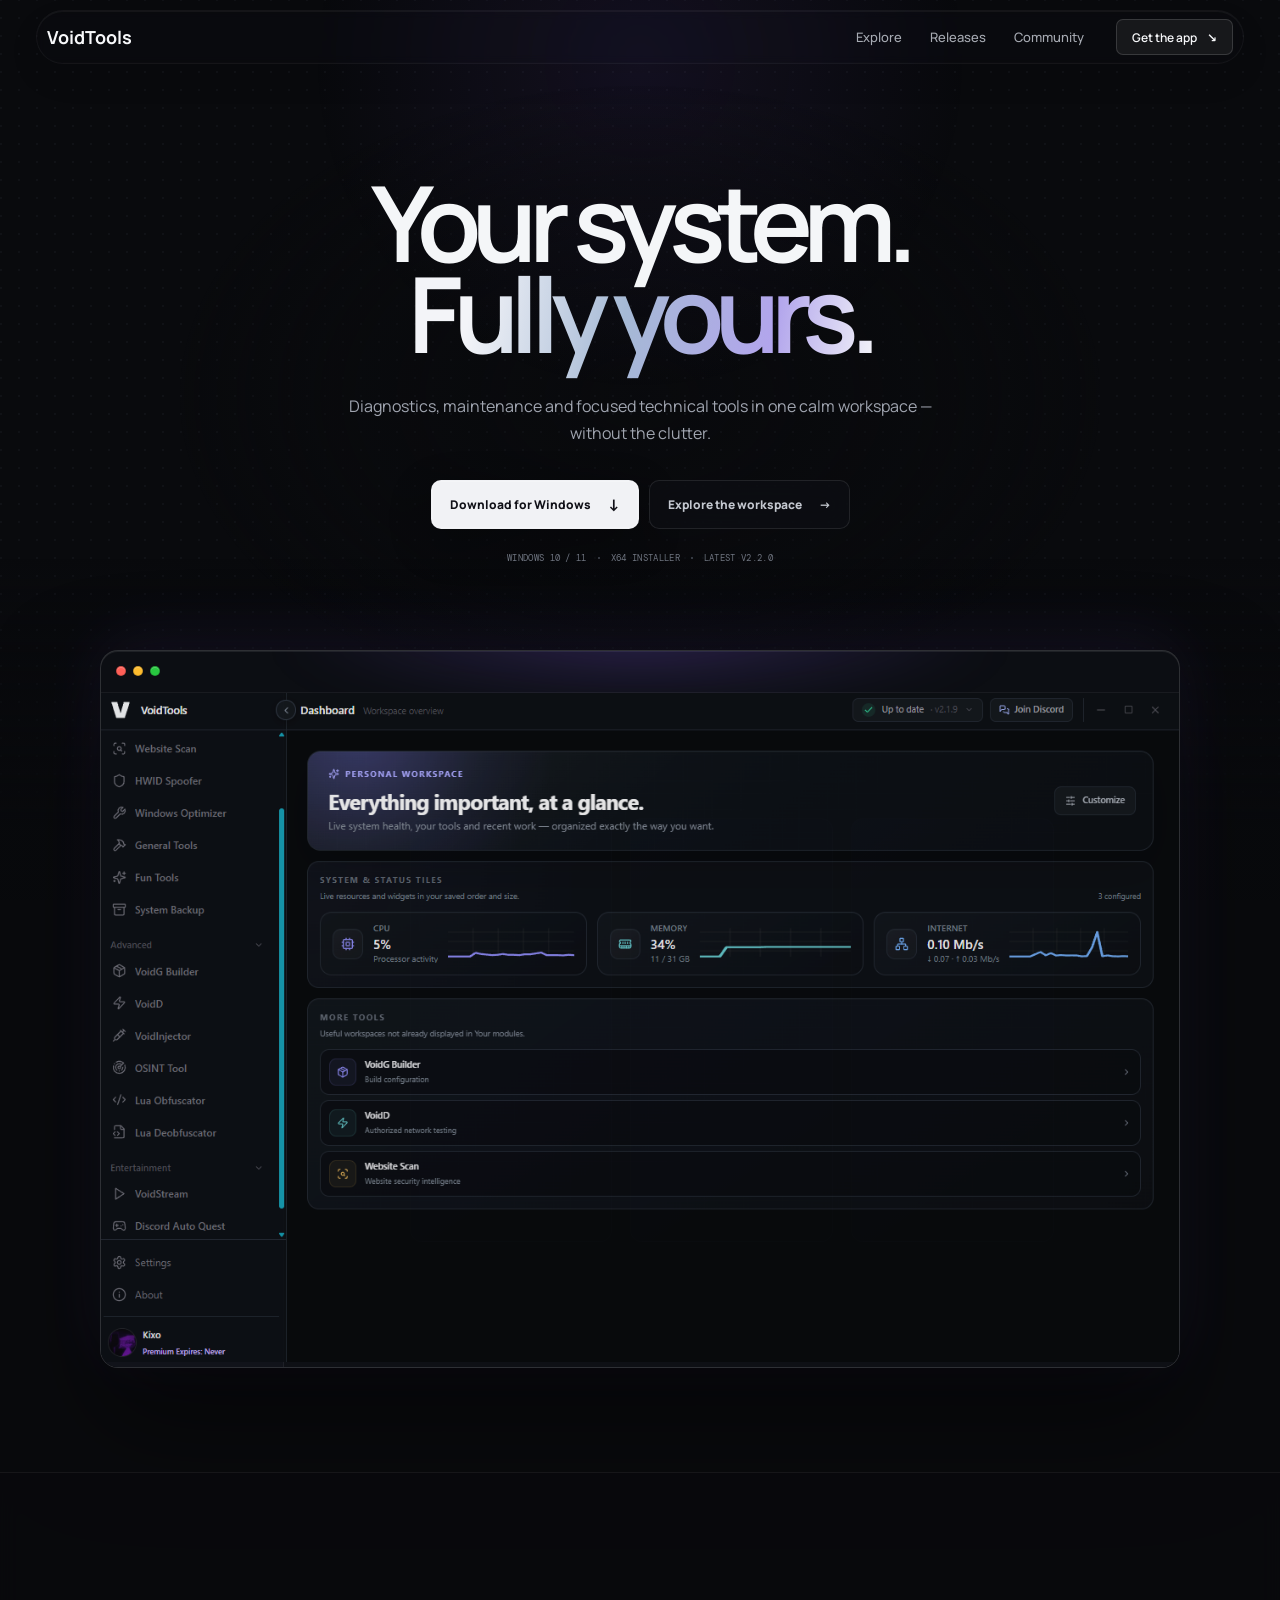
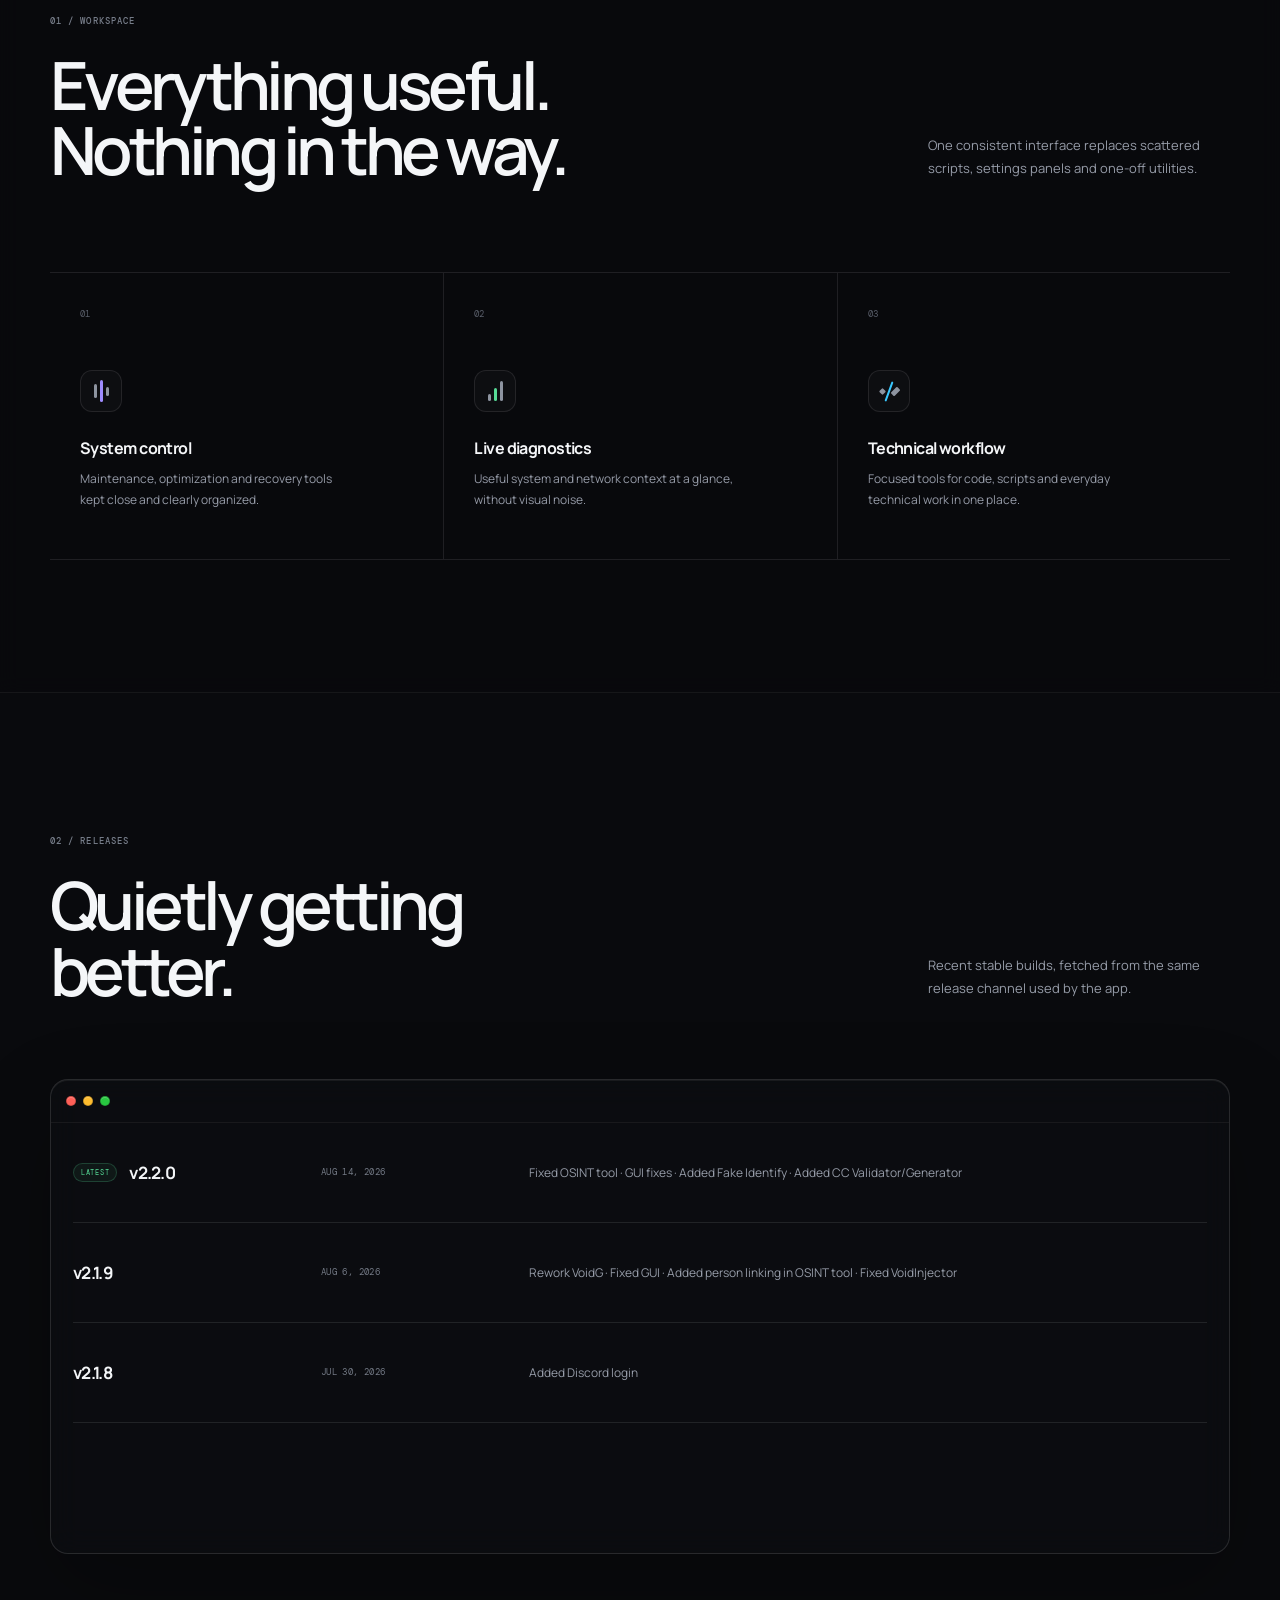
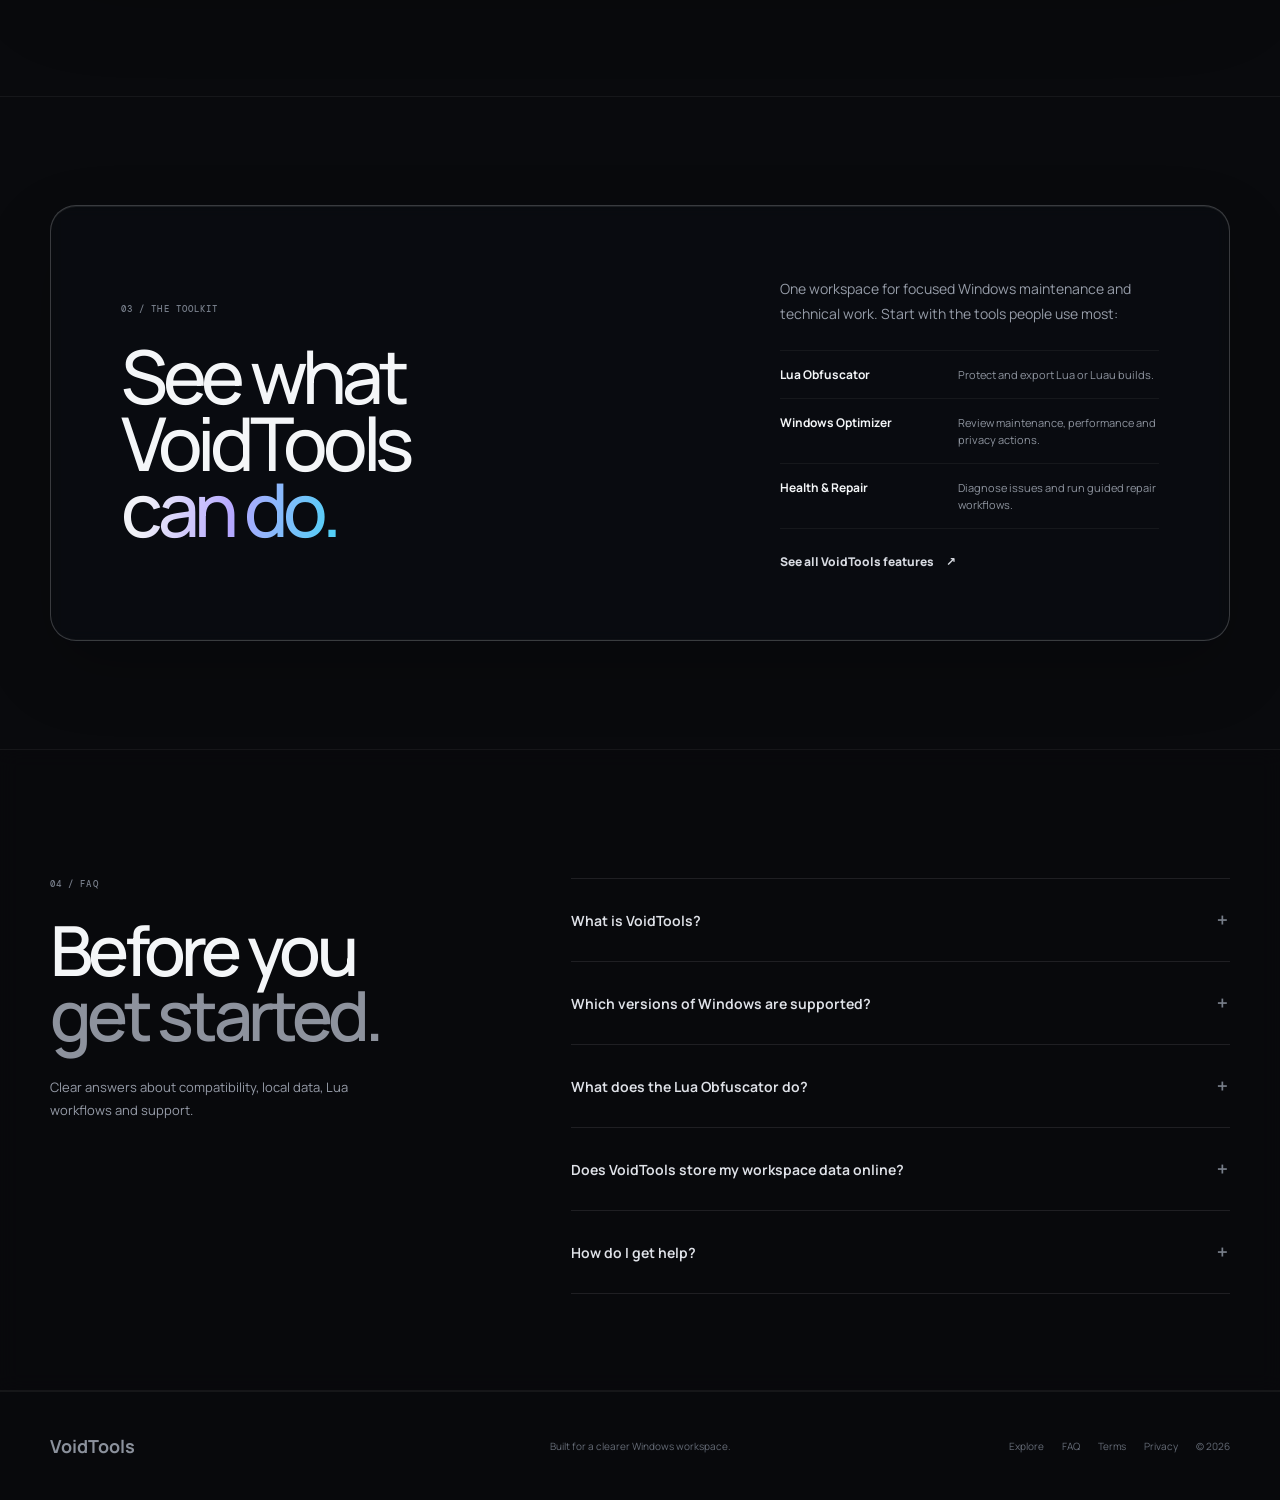
<file: index.html>
<!doctype html>
<html lang="en">
<head>
  <meta charset="UTF-8" />
  <meta name="viewport" content="width=device-width, initial-scale=1" />
  <meta name="theme-color" content="#090a0d" />
  <meta name="description" content="VoidTools — a focused Windows workspace for diagnostics, maintenance and technical work." />
  <meta property="og:title" content="VoidTools — Your system, fully yours." />
  <meta property="og:description" content="Useful Windows tools, one quiet workspace." />
  <meta property="og:type" content="website" />
  <meta property="og:url" content="https://voidtools.software/" />
  <meta property="og:image" content="https://voidtools.software/voidtools-dashboard.png" />
  <title>VoidTools — Your system, fully yours.</title>
  <link rel="canonical" href="https://voidtools.software/" />
  <link rel="preconnect" href="https://fonts.googleapis.com" />
  <link rel="preconnect" href="https://fonts.gstatic.com" crossorigin />
  <link href="https://fonts.googleapis.com/css2?family=DM+Mono:wght@400;500&family=Manrope:wght@400;500;600;700;800&display=swap" rel="stylesheet" />
  <link rel="icon" href="favicon.svg" type="image/svg+xml" />
  <link rel="preload" as="image" href="voidtools-dashboard.png" fetchpriority="high" />
  <link rel="stylesheet" href="styles.css?v=20260816-1" />
  <script type="application/ld+json">
    {
      "@context": "https://schema.org",
      "@graph": [
        {
          "@type": "LocalBusiness",
          "@id": "https://voidtools.software/#business",
          "name": "VoidTools",
          "url": "https://voidtools.software/",
          "image": "https://voidtools.software/voidtools-dashboard.png",
          "description": "Windows software for maintenance, diagnostics, Lua development and focused technical workflows.",
          "contactPoint": {
            "@type": "ContactPoint",
            "contactType": "customer support",
            "url": "https://discord.gg/wDz9Dw63A5",
            "availableLanguage": "English"
          }
        },
        {
          "@type": "FAQPage",
          "@id": "https://voidtools.software/#faq",
          "mainEntity": [
            {
              "@type": "Question",
              "name": "What is VoidTools?",
              "acceptedAnswer": {
                "@type": "Answer",
                "text": "VoidTools is a focused Windows workspace that brings maintenance, diagnostics, Lua tooling and everyday technical utilities into one application."
              }
            },
            {
              "@type": "Question",
              "name": "Which versions of Windows does VoidTools support?",
              "acceptedAnswer": {
                "@type": "Answer",
                "text": "VoidTools provides a 64-bit installer for Windows 10 and Windows 11."
              }
            },
            {
              "@type": "Question",
              "name": "What does the Lua Obfuscator do?",
              "acceptedAnswer": {
                "@type": "Answer",
                "text": "The Lua Obfuscator lets you bring in Lua or Luau source, configure compatible transformation stages, review diagnostics and export a protected build."
              }
            },
            {
              "@type": "Question",
              "name": "Does VoidTools store workspace data online?",
              "acceptedAnswer": {
                "@type": "Answer",
                "text": "VoidTools does not operate a central database for workspace files, reports or tool inputs. Working data is generally stored locally unless you choose a feature that contacts an external service."
              }
            },
            {
              "@type": "Question",
              "name": "How do I get help with VoidTools?",
              "acceptedAnswer": {
                "@type": "Answer",
                "text": "Contact the VoidTools team through the official Discord. We aim to send an initial response within 24 hours."
              }
            }
          ]
        }
      ]
    }
  </script>
</head>
<body class="has-mobile-cta">
  <a class="skip-link" href="#main-content">Skip to content</a>
  <canvas id="dot-field" class="dot-field" aria-hidden="true"></canvas>
  <div class="page-glow" aria-hidden="true"></div>

  <header class="site-header">
    <nav class="navigation shell" aria-label="Main navigation">
      <a class="brand" href="#top" aria-label="VoidTools home">
        <span>VoidTools</span>
      </a>
      <div class="nav-actions">
        <div class="nav-links" id="site-menu">
          <a href="explore/">Explore</a>
          <a href="#releases">Releases</a>
          <a href="https://discord.gg/wDz9Dw63A5" target="_blank" rel="noopener noreferrer">Community</a>
          <a class="nav-download js-latest-download" data-download-page="thank-you/" href="thank-you/">
            <span>Get the app</span>
            <span aria-hidden="true">↘</span>
          </a>
        </div>
        <button class="nav-toggle" type="button" aria-expanded="false" aria-controls="site-menu" aria-label="Open navigation">
          <span></span><span></span>
        </button>
      </div>
    </nav>
  </header>

  <main id="main-content">
    <section id="top" class="hero shell">
      <div class="hero-copy">
        <h1>Your system.<br /><span>Fully yours.</span></h1>
        <p>Diagnostics, maintenance and focused technical tools in one calm workspace — without the clutter.</p>

        <div class="hero-actions">
          <a id="download-button" class="button button-primary js-latest-download" data-download-page="thank-you/" href="thank-you/">
            <span>Download for Windows</span>
            <span class="button-icon" aria-hidden="true">↓</span>
          </a>
          <a class="button button-quiet" href="explore/">
            Explore the workspace
            <span aria-hidden="true">→</span>
          </a>
        </div>

        <div class="hero-meta" aria-label="Product details">
          <span>Windows 10 / 11</span>
          <span class="meta-divider" aria-hidden="true"></span>
          <span>x64 installer</span>
          <span class="meta-divider" aria-hidden="true"></span>
          <span id="hero-version">Latest v2.2.0</span>
        </div>
      </div>

      <div class="product-frame">
        <div class="product-bar">
          <div class="window-controls">
            <i aria-hidden="true"></i><i aria-hidden="true"></i><i aria-hidden="true"></i>
          </div>
        </div>
        <div class="product-screen">
          <img src="voidtools-dashboard.png" alt="VoidTools dashboard showing system information and available modules" width="1586" height="992" fetchpriority="high" decoding="async" />
          <div class="screen-fallback" aria-hidden="true">
            <div class="fallback-sidebar"></div>
            <div class="fallback-content">
              <i></i><i></i><i></i>
            </div>
          </div>
        </div>
      </div>
    </section>

    <section id="workspace" class="workspace-section section-panel">
      <div class="shell">
        <div class="section-heading">
          <div>
            <span class="section-index">01 / Workspace</span>
            <h2>Everything useful.<br />Nothing in the way.</h2>
          </div>
          <p>One consistent interface replaces scattered scripts, settings panels and one-off utilities.</p>
        </div>

        <div class="feature-list">
          <article class="feature">
            <span class="feature-number">01</span>
            <div class="feature-icon" aria-hidden="true"><i></i><i></i><i></i></div>
            <h3>System control</h3>
            <p>Maintenance, optimization and recovery tools kept close and clearly organized.</p>
          </article>
          <article class="feature">
            <span class="feature-number">02</span>
            <div class="feature-icon feature-icon-signal" aria-hidden="true"><i></i><i></i><i></i></div>
            <h3>Live diagnostics</h3>
            <p>Useful system and network context at a glance, without visual noise.</p>
          </article>
          <article class="feature">
            <span class="feature-number">03</span>
            <div class="feature-icon feature-icon-code" aria-hidden="true"><i></i><i></i><i></i></div>
            <h3>Technical workflow</h3>
            <p>Focused tools for code, scripts and everyday technical work in one place.</p>
          </article>
        </div>
      </div>
    </section>

    <section id="releases" class="releases-section shell">
      <div class="section-heading">
        <div>
          <span class="section-index">02 / Releases</span>
          <h2>Quietly getting<br />better.</h2>
        </div>
        <p>Recent stable builds, fetched from the same release channel used by the app.</p>
      </div>

      <div class="release-window">
        <div class="release-window-bar">
          <div class="window-controls">
            <i aria-hidden="true"></i><i aria-hidden="true"></i><i aria-hidden="true"></i>
          </div>
        </div>

        <div id="release-list" class="release-list" aria-live="polite" aria-busy="true" aria-label="Release history" tabindex="0">
          <article class="release-row is-latest">
            <div class="release-version"><span>Latest</span><strong>v2.2.0</strong></div>
            <time datetime="2026-08-14">Aug 14, 2026</time>
            <p>Fixed OSINT tool · GUI fixes · Added Fake Identify · Added CC Validator/Generator</p>
          </article>
          <article class="release-row">
            <div class="release-version"><strong>v2.1.9</strong></div>
            <time datetime="2026-08-06">Aug 6, 2026</time>
            <p>Rework VoidG · Fixed GUI · Added person linking in OSINT tool · Fixed VoidInjector</p>
          </article>
          <article class="release-row">
            <div class="release-version"><strong>v2.1.8</strong></div>
            <time datetime="2026-07-30">Jul 30, 2026</time>
            <p>Added Discord login</p>
          </article>
        </div>

      </div>
    </section>

    <section id="discover" class="discover-section">
      <div class="shell discover-inner">
        <div class="discover-window">
          <div class="discover-heading">
            <span class="section-index">03 / The toolkit</span>
            <h2>See what VoidTools<br /><span>can do.</span></h2>
          </div>
          <div class="discover-side">
            <p>One workspace for focused Windows maintenance and technical work. Start with the tools people use most:</p>
            <ul class="discover-features">
              <li><strong>Lua Obfuscator</strong><span>Protect and export Lua or Luau builds.</span></li>
              <li><strong>Windows Optimizer</strong><span>Review maintenance, performance and privacy actions.</span></li>
              <li><strong>Health &amp; Repair</strong><span>Diagnose issues and run guided repair workflows.</span></li>
            </ul>
            <a class="discover-link" href="explore/">
              <span>See all VoidTools features</span>
              <span aria-hidden="true">↗</span>
            </a>
          </div>
        </div>
      </div>
    </section>

    <section id="faq" class="faq-section section-panel" aria-labelledby="faq-title">
      <div class="shell faq-layout">
        <div class="faq-heading">
          <span class="section-index">04 / FAQ</span>
          <h2 id="faq-title">Before you<br /><span>get started.</span></h2>
          <p>Clear answers about compatibility, local data, Lua workflows and support.</p>
        </div>

        <div class="faq-list">
          <details>
            <summary><span>What is VoidTools?</span><span aria-hidden="true">＋</span></summary>
            <p>VoidTools is a focused Windows workspace that brings maintenance, diagnostics, Lua tooling and everyday technical utilities into one application.</p>
          </details>
          <details>
            <summary><span>Which versions of Windows are supported?</span><span aria-hidden="true">＋</span></summary>
            <p>VoidTools provides a 64-bit installer for Windows 10 and Windows 11.</p>
          </details>
          <details>
            <summary><span>What does the Lua Obfuscator do?</span><span aria-hidden="true">＋</span></summary>
            <p>Bring in Lua or Luau source, configure compatible transformation stages, review diagnostics and export a protected build from one workflow.</p>
          </details>
          <details>
            <summary><span>Does VoidTools store my workspace data online?</span><span aria-hidden="true">＋</span></summary>
            <p>VoidTools has no central database for workspace files, reports or tool inputs. Working data generally stays local unless you choose a feature that contacts an external service.</p>
          </details>
          <details>
            <summary><span>How do I get help?</span><span aria-hidden="true">＋</span></summary>
            <p>Contact the team through the official VoidTools Discord. We aim to send an initial response within 24 hours.</p>
          </details>
        </div>
      </div>

    </section>
  </main>

  <aside class="mobile-cta" aria-label="Download VoidTools">
    <div><strong>VoidTools</strong><span>Windows 10 / 11</span></div>
    <a class="js-latest-download" data-download-page="thank-you/" href="thank-you/"><span>Get the app</span><span aria-hidden="true">↓</span></a>
  </aside>

  <footer class="site-footer">
    <div class="shell footer-inner">
      <a class="brand brand-muted" href="#top">
        <span>VoidTools</span>
      </a>
      <p>Built for a clearer Windows workspace.</p>
      <div class="footer-links">
        <a href="explore/">Explore</a>
        <a href="#faq">FAQ</a>
        <a href="terms/">Terms</a>
        <a href="privacy/">Privacy</a>
        <span>© <span id="year"></span></span>
      </div>
    </div>
  </footer>

  <script src="script.js?v=header-glass-1" defer></script>
</body>
</html>
</file>
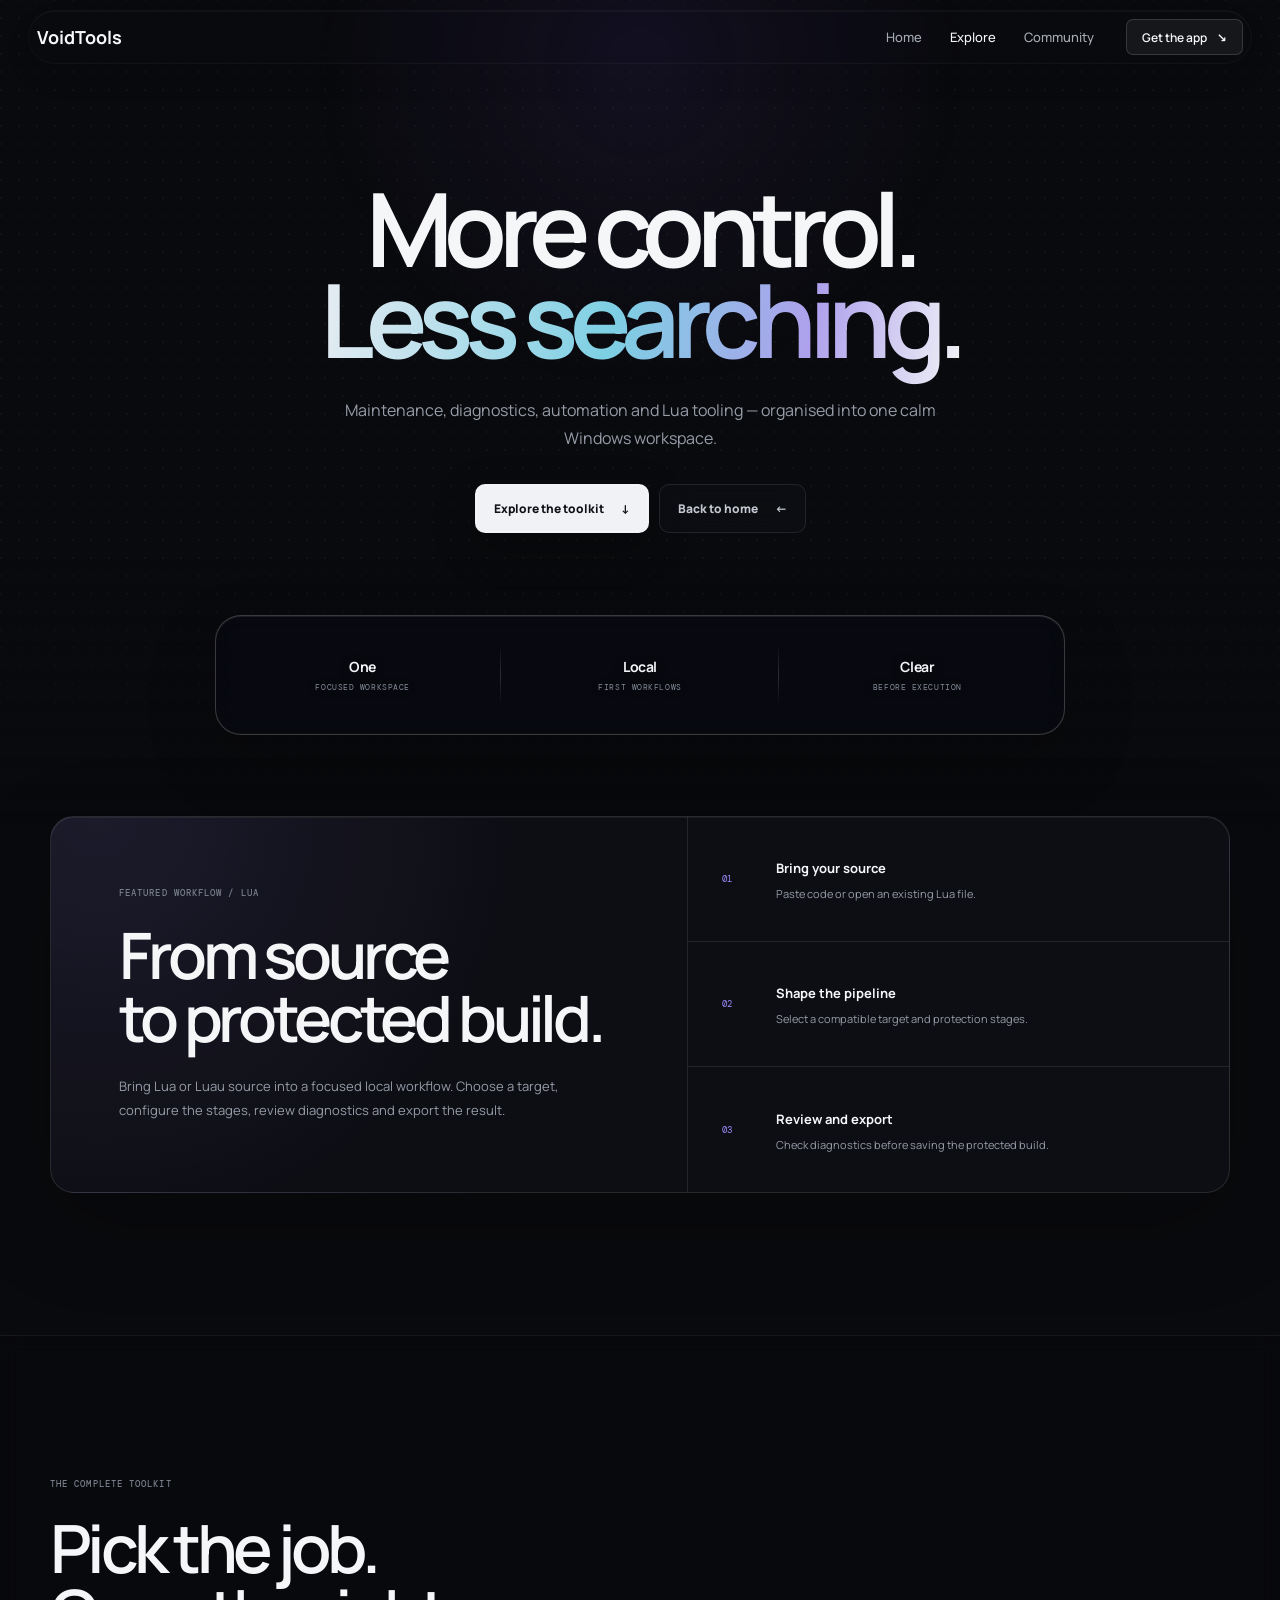
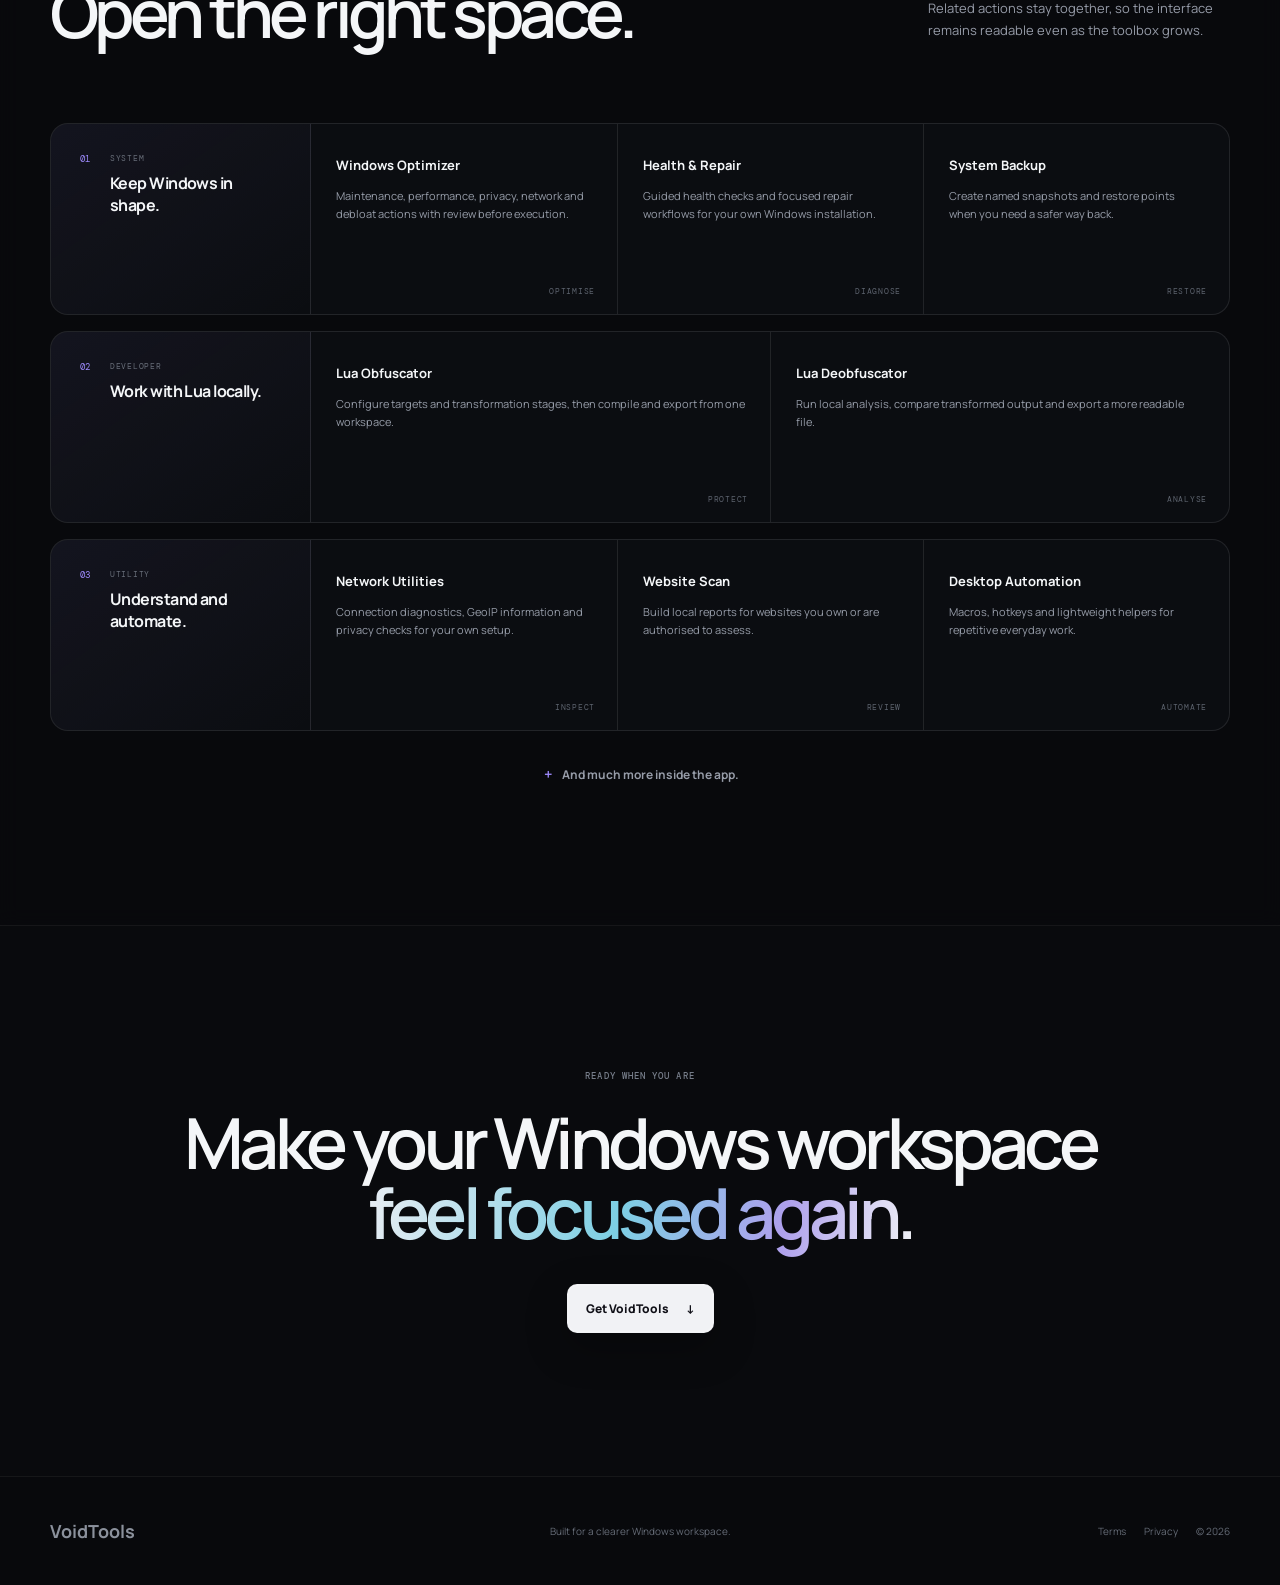
<file: explore/index.html>
<!doctype html>
<html lang="en">
<head>
  <meta charset="UTF-8" />
  <meta name="viewport" content="width=device-width, initial-scale=1" />
  <meta name="theme-color" content="#090a0d" />
  <meta name="description" content="Explore the VoidTools workspace for Windows maintenance, diagnostics, automation and Lua development." />
  <title>Explore VoidTools</title>
  <link rel="preconnect" href="https://fonts.googleapis.com" />
  <link rel="preconnect" href="https://fonts.gstatic.com" crossorigin />
  <link href="https://fonts.googleapis.com/css2?family=DM+Mono:wght@400;500&family=Manrope:wght@400;500;600;700;800&display=swap" rel="stylesheet" />
  <link rel="icon" href="../favicon.svg" type="image/svg+xml" />
  <link rel="stylesheet" href="../styles.css?v=20260816-1" />
</head>
<body class="has-mobile-cta">
  <a class="skip-link" href="#main-content">Skip to content</a>
  <canvas id="dot-field" class="dot-field" aria-hidden="true"></canvas>
  <div class="page-glow" aria-hidden="true"></div>

  <header class="site-header">
    <nav class="navigation shell" aria-label="Main navigation">
      <a class="brand" href="../" aria-label="VoidTools home"><span>VoidTools</span></a>
      <div class="nav-actions">
        <div class="nav-links" id="site-menu">
          <a href="../">Home</a>
          <a href="./" aria-current="page">Explore</a>
          <a href="https://discord.gg/wDz9Dw63A5" target="_blank" rel="noopener noreferrer">Community</a>
          <a class="nav-download js-latest-download" data-download-page="../thank-you/" href="../thank-you/"><span>Get the app</span><span aria-hidden="true">↘</span></a>
        </div>
        <button class="nav-toggle" type="button" aria-expanded="false" aria-controls="site-menu" aria-label="Open navigation"><span></span><span></span></button>
      </div>
    </nav>
  </header>

  <main id="main-content" class="explore-page">
    <section class="explore-hero shell">
      <div class="explore-hero-copy">
        <h1>More control.<br /><span>Less searching.</span></h1>
        <p>Maintenance, diagnostics, automation and Lua tooling — organised into one calm Windows workspace.</p>
        <div class="hero-actions">
          <a class="button button-primary" href="#toolkit">
            <span>Explore the toolkit</span>
            <span aria-hidden="true">↓</span>
          </a>
          <a class="button button-quiet" href="../">
            <span>Back to home</span>
            <span aria-hidden="true">←</span>
          </a>
        </div>
      </div>
      <div class="explore-stats" aria-label="Workspace overview">
        <div><strong>One</strong><span>focused workspace</span></div>
        <div><strong>Local</strong><span>first workflows</span></div>
        <div><strong>Clear</strong><span>before execution</span></div>
      </div>
    </section>

    <section class="explore-feature shell" aria-labelledby="workflow-title">
      <div class="workflow-copy">
        <span class="section-index">Featured workflow / Lua</span>
        <h2 id="workflow-title">From source<br />to protected build.</h2>
        <p>Bring Lua or Luau source into a focused local workflow. Choose a target, configure the stages, review diagnostics and export the result.</p>
      </div>
      <div class="workflow-steps">
        <article>
          <span>01</span>
          <div><strong>Bring your source</strong><p>Paste code or open an existing Lua file.</p></div>
        </article>
        <article>
          <span>02</span>
          <div><strong>Shape the pipeline</strong><p>Select a compatible target and protection stages.</p></div>
        </article>
        <article>
          <span>03</span>
          <div><strong>Review and export</strong><p>Check diagnostics before saving the protected build.</p></div>
        </article>
      </div>
    </section>

    <section id="toolkit" class="toolkit-section section-panel">
      <div class="shell">
        <div class="section-heading">
          <div>
            <span class="section-index">The complete toolkit</span>
            <h2>Pick the job.<br />Open the right space.</h2>
          </div>
          <p>Related actions stay together, so the interface remains readable even as the toolbox grows.</p>
        </div>

        <div class="tool-clusters">
          <section class="tool-cluster">
            <header>
              <span>01</span>
              <div><small>System</small><h3>Keep Windows in shape.</h3></div>
            </header>
            <div class="tool-items">
              <article><strong>Windows Optimizer</strong><p>Maintenance, performance, privacy, network and debloat actions with review before execution.</p><small>Optimise</small></article>
              <article><strong>Health &amp; Repair</strong><p>Guided health checks and focused repair workflows for your own Windows installation.</p><small>Diagnose</small></article>
              <article><strong>System Backup</strong><p>Create named snapshots and restore points when you need a safer way back.</p><small>Restore</small></article>
          </div>
          </section>

          <section class="tool-cluster">
            <header>
              <span>02</span>
              <div><small>Developer</small><h3>Work with Lua locally.</h3></div>
            </header>
            <div class="tool-items tool-items-two">
              <article><strong>Lua Obfuscator</strong><p>Configure targets and transformation stages, then compile and export from one workspace.</p><small>Protect</small></article>
              <article><strong>Lua Deobfuscator</strong><p>Run local analysis, compare transformed output and export a more readable file.</p><small>Analyse</small></article>
            </div>
          </section>

          <section class="tool-cluster">
            <header>
              <span>03</span>
              <div><small>Utility</small><h3>Understand and automate.</h3></div>
            </header>
            <div class="tool-items">
              <article><strong>Network Utilities</strong><p>Connection diagnostics, GeoIP information and privacy checks for your own setup.</p><small>Inspect</small></article>
              <article><strong>Website Scan</strong><p>Build local reports for websites you own or are authorised to assess.</p><small>Review</small></article>
              <article><strong>Desktop Automation</strong><p>Macros, hotkeys and lightweight helpers for repetitive everyday work.</p><small>Automate</small></article>
            </div>
          </section>
        </div>

        <p class="toolkit-more"><span aria-hidden="true">＋</span> And much more inside the app.</p>
      </div>
    </section>

    <section class="explore-end shell">
      <span class="section-index">Ready when you are</span>
      <h2>Make your Windows workspace<br /><span>feel focused again.</span></h2>
      <a class="button button-primary js-latest-download" data-download-page="../thank-you/" href="../thank-you/">
        <span>Get VoidTools</span>
        <span aria-hidden="true">↓</span>
      </a>
    </section>
  </main>

  <aside class="mobile-cta" aria-label="Download VoidTools">
    <div><strong>VoidTools</strong><span>Windows 10 / 11</span></div>
    <a class="js-latest-download" data-download-page="../thank-you/" href="../thank-you/"><span>Get the app</span><span aria-hidden="true">↓</span></a>
  </aside>

  <footer class="site-footer">
    <div class="shell footer-inner">
      <a class="brand brand-muted" href="../"><span>VoidTools</span></a>
      <p>Built for a clearer Windows workspace.</p>
      <div class="footer-links">
        <a href="../terms/">Terms</a>
        <a href="../privacy/">Privacy</a>
        <span>© <span id="year"></span></span>
      </div>
    </div>
  </footer>

  <script src="../script.js?v=header-glass-1" defer></script>
</body>
</html>
</file>
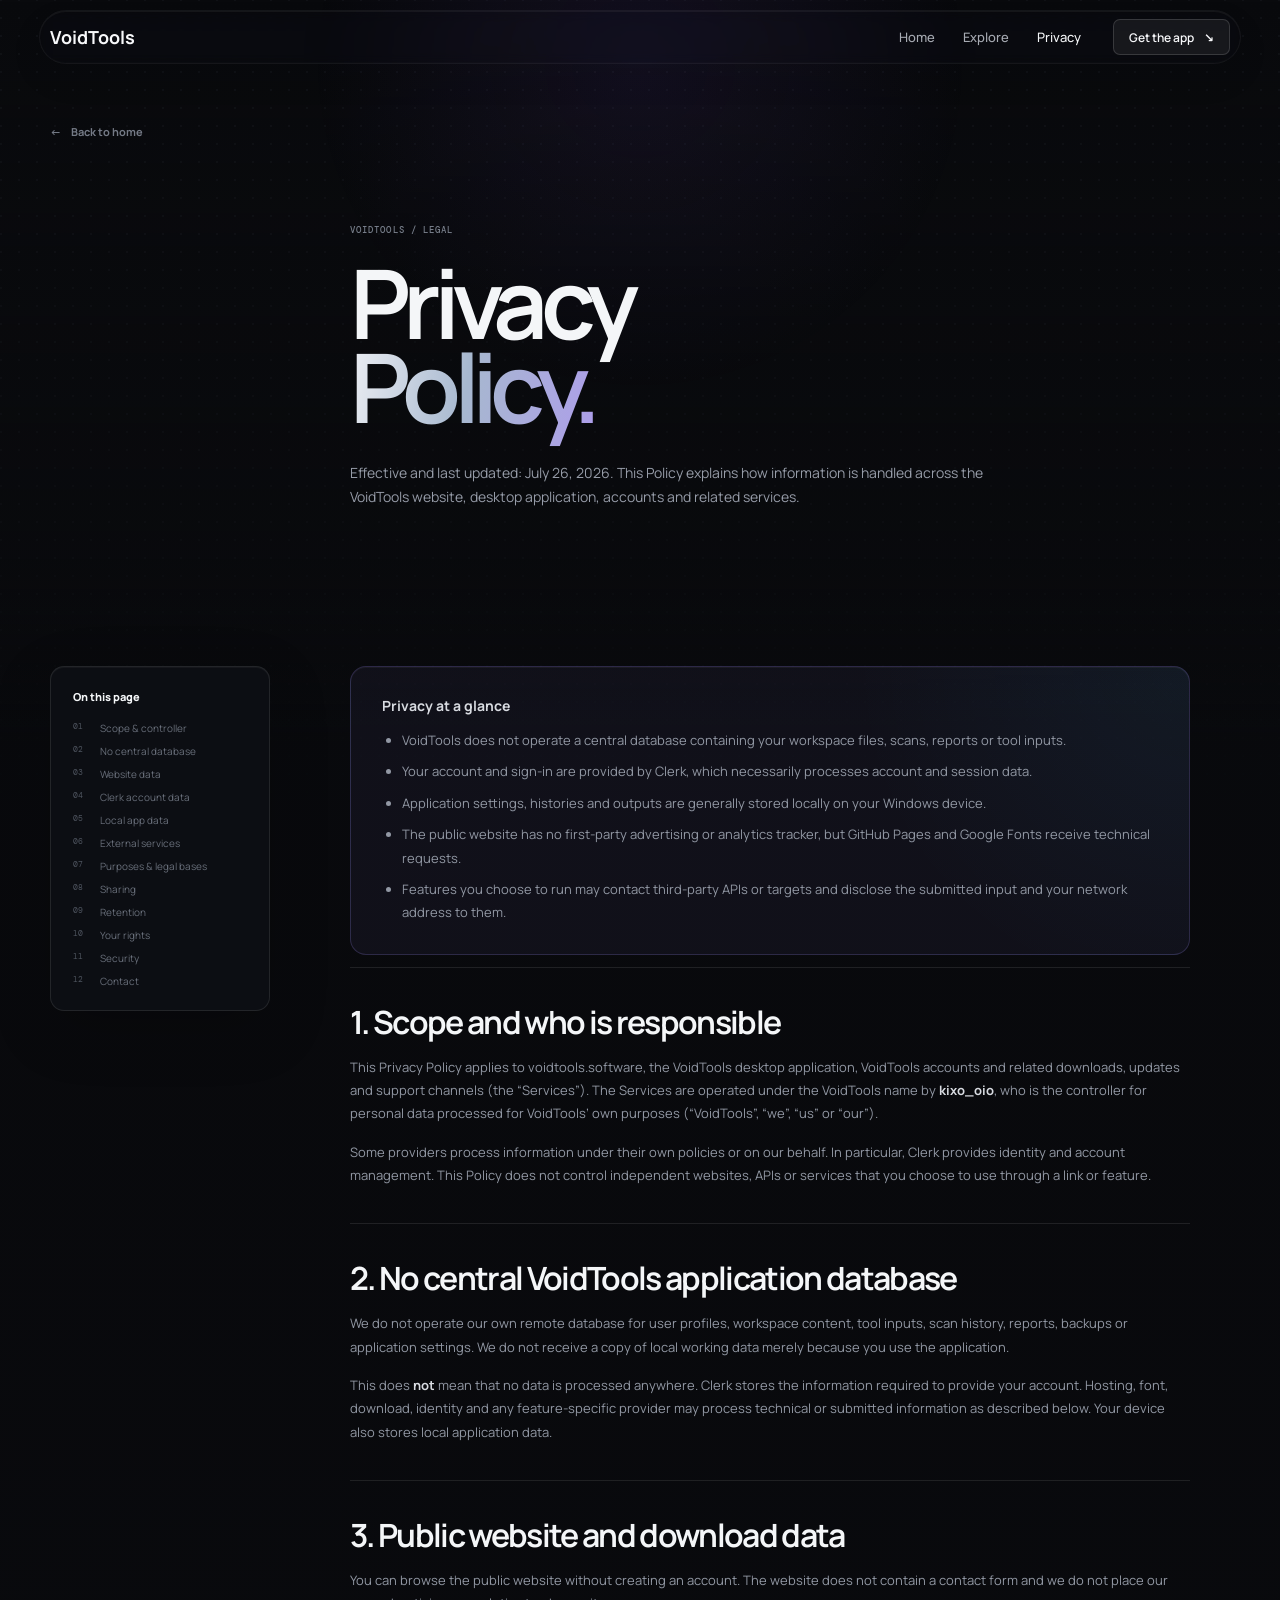
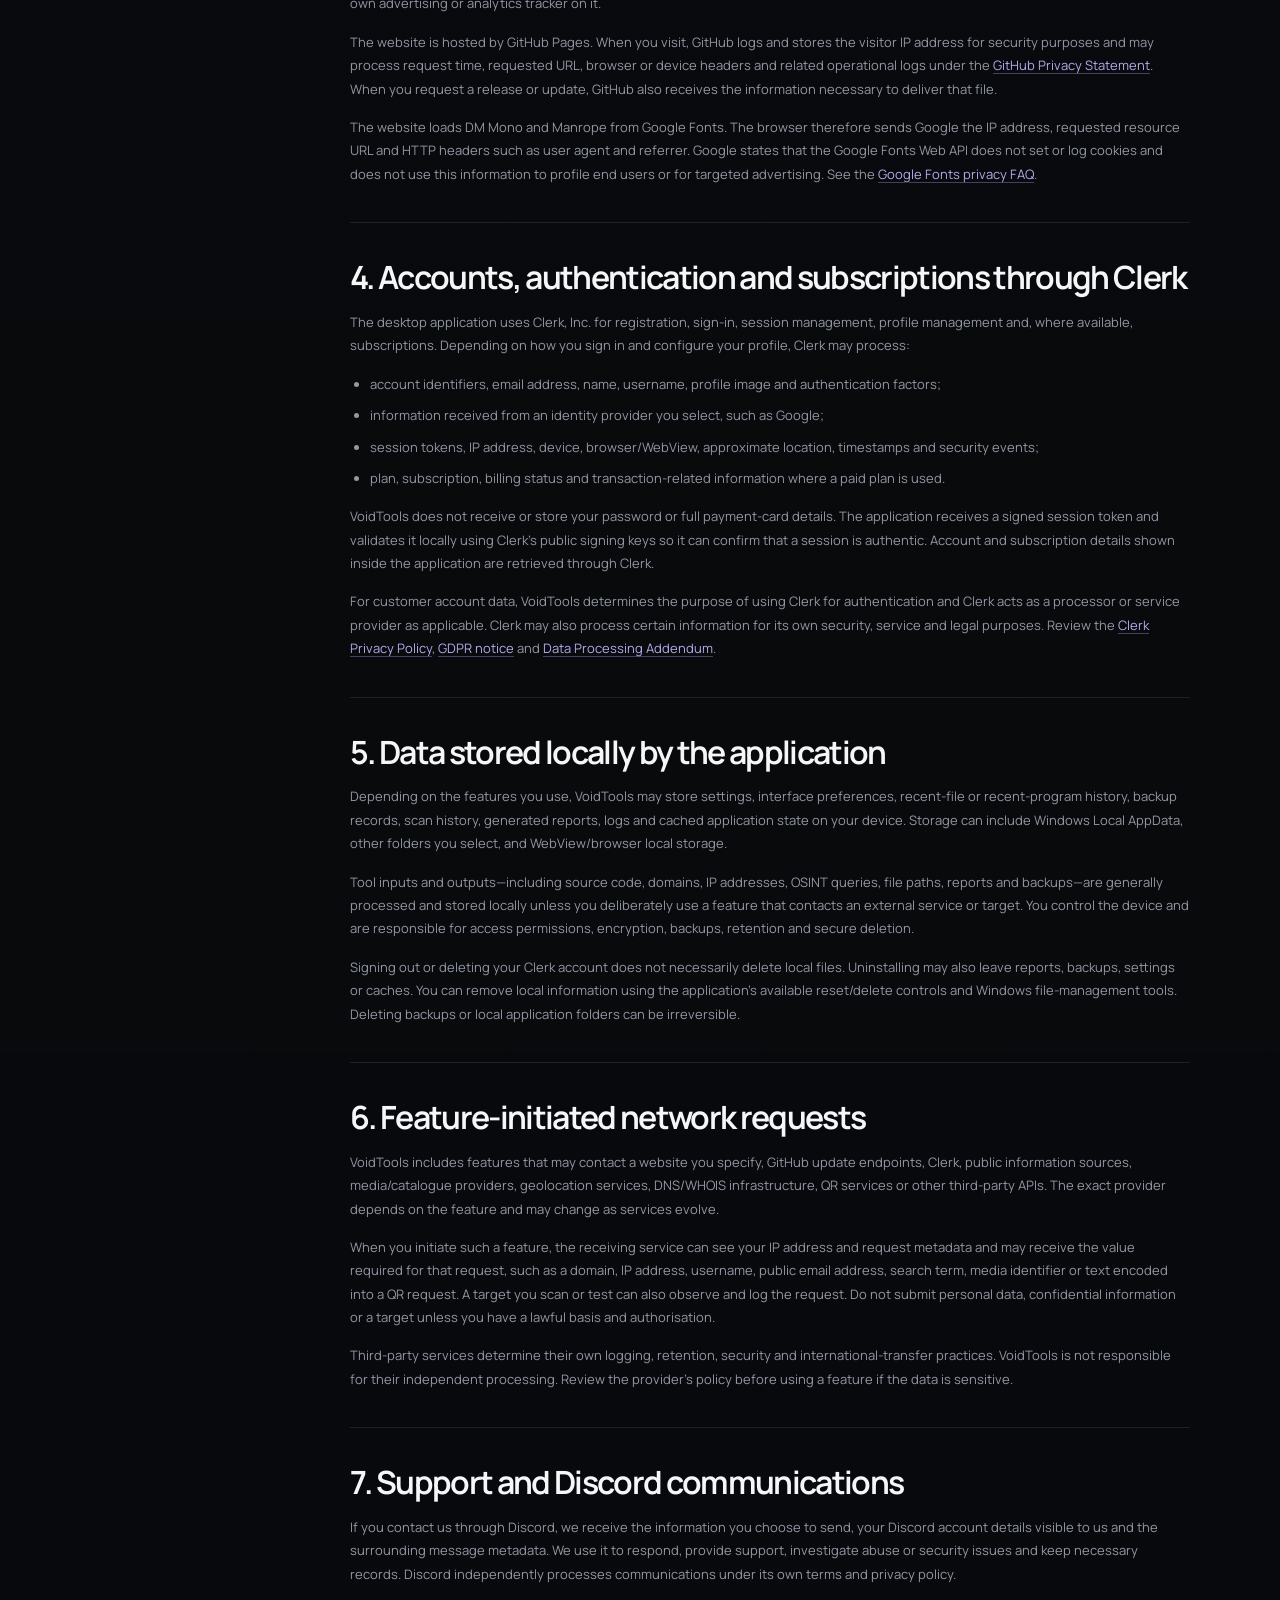
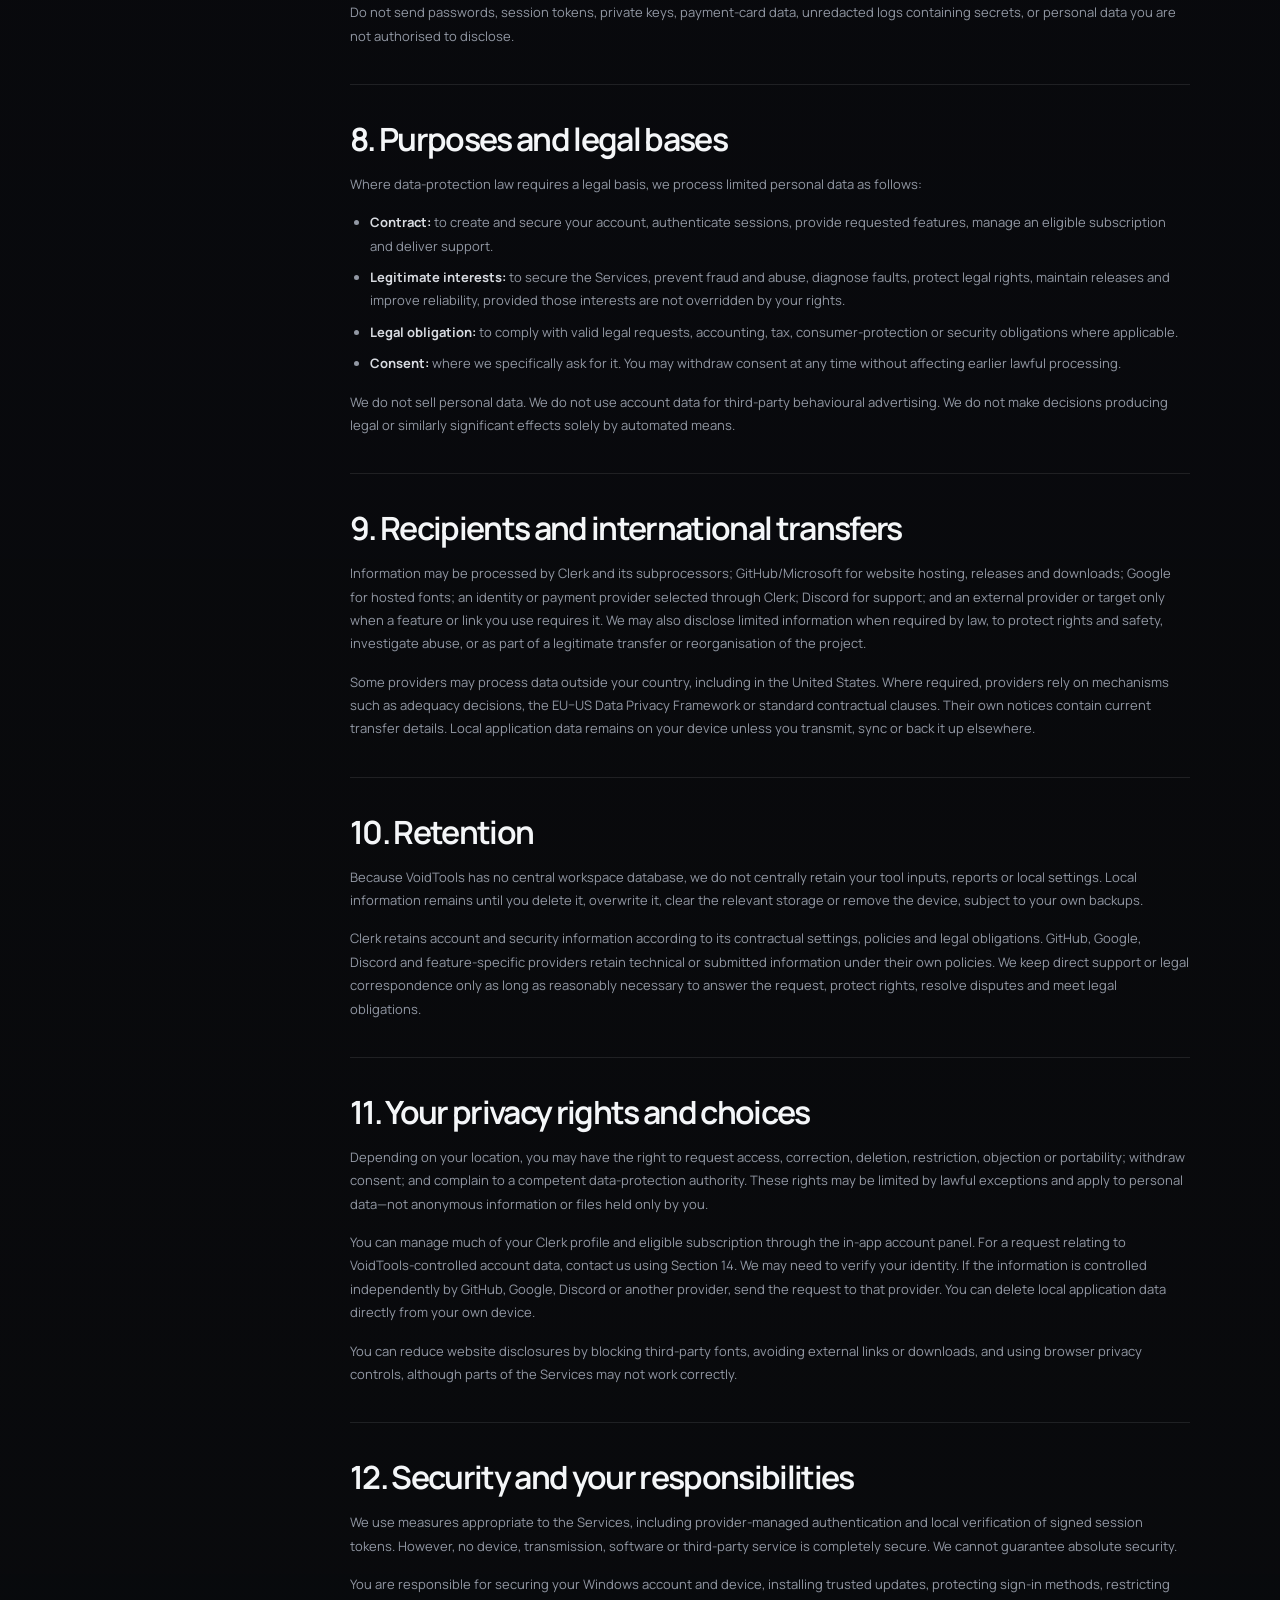
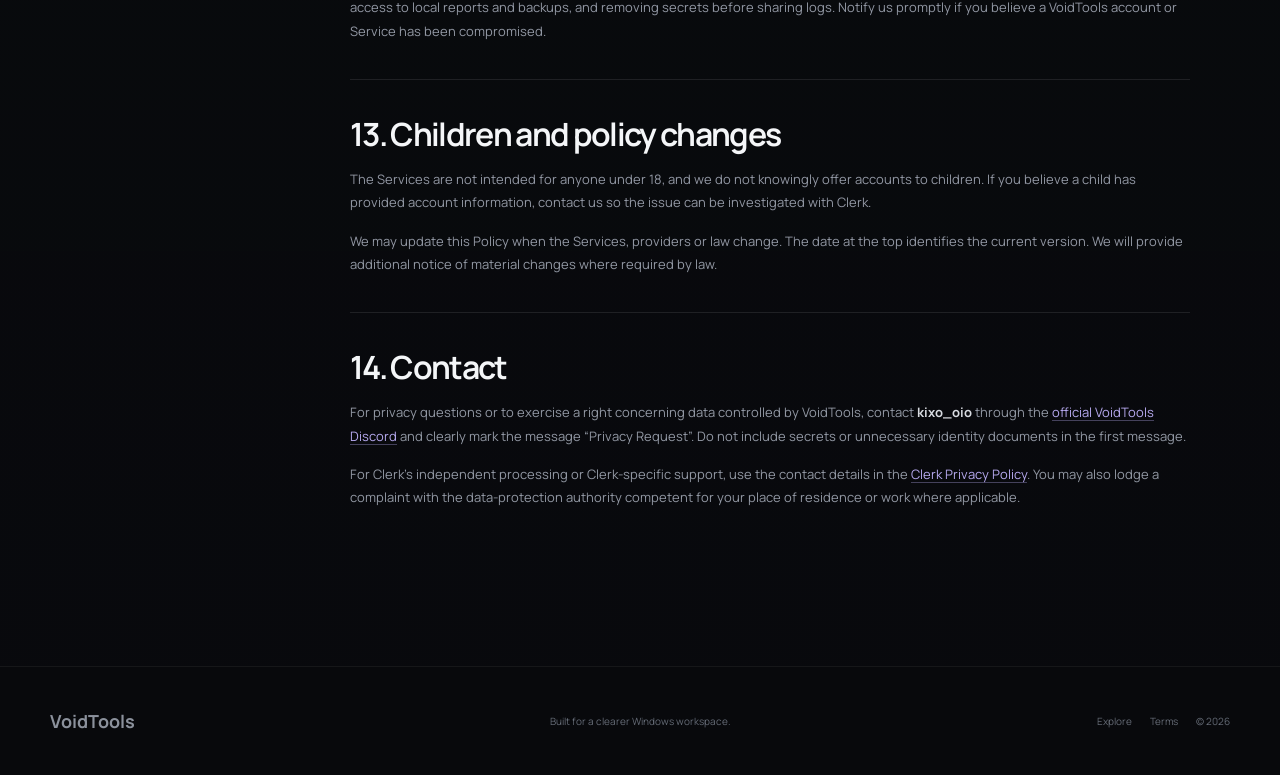
<file: privacy/index.html>
<!doctype html>
<html lang="en">
<head>
  <meta charset="UTF-8" />
  <meta name="viewport" content="width=device-width, initial-scale=1" />
  <meta name="theme-color" content="#090a0d" />
  <meta name="description" content="Privacy Policy explaining how VoidTools, Clerk, GitHub Pages and other providers handle information." />
  <title>Privacy Policy — VoidTools</title>
  <link rel="preconnect" href="https://fonts.googleapis.com" />
  <link rel="preconnect" href="https://fonts.gstatic.com" crossorigin />
  <link href="https://fonts.googleapis.com/css2?family=DM+Mono:wght@400;500&family=Manrope:wght@400;500;600;700;800&display=swap" rel="stylesheet" />
  <link rel="icon" href="../favicon.svg" type="image/svg+xml" />
  <link rel="stylesheet" href="../styles.css?v=20260816-1" />
</head>
<body>
  <a class="skip-link" href="#main-content">Skip to content</a>
  <canvas id="dot-field" class="dot-field" aria-hidden="true"></canvas>
  <div class="page-glow" aria-hidden="true"></div>

  <header class="site-header">
    <nav class="navigation shell" aria-label="Main navigation">
      <a class="brand" href="../" aria-label="VoidTools home"><span>VoidTools</span></a>
      <div class="nav-actions">
        <div class="nav-links" id="site-menu">
          <a href="../">Home</a>
          <a href="../explore/">Explore</a>
          <a href="./" aria-current="page">Privacy</a>
          <a class="nav-download js-latest-download" data-download-page="../thank-you/" href="../thank-you/"><span>Get the app</span><span aria-hidden="true">↘</span></a>
        </div>
        <button class="nav-toggle" type="button" aria-expanded="false" aria-controls="site-menu" aria-label="Open navigation"><span></span><span></span></button>
      </div>
    </nav>
  </header>

  <main id="main-content" class="legal-page">
    <section class="legal-hero shell">
      <a class="legal-back" href="../"><span aria-hidden="true">←</span> Back to home</a>
      <span class="section-index">VoidTools / Legal</span>
      <h1>Privacy<br /><span>Policy.</span></h1>
      <p>Effective and last updated: July 26, 2026. This Policy explains how information is handled across the VoidTools website, desktop application, accounts and related services.</p>
    </section>

    <div class="legal-layout shell">
      <aside class="legal-toc" aria-label="Privacy Policy contents">
        <p>On this page</p>
        <ol>
          <li><a href="#scope">Scope &amp; controller</a></li>
          <li><a href="#no-central-database">No central database</a></li>
          <li><a href="#website-data">Website data</a></li>
          <li><a href="#account-data">Clerk account data</a></li>
          <li><a href="#local-data">Local app data</a></li>
          <li><a href="#external-services">External services</a></li>
          <li><a href="#purposes">Purposes &amp; legal bases</a></li>
          <li><a href="#sharing">Sharing</a></li>
          <li><a href="#retention">Retention</a></li>
          <li><a href="#rights">Your rights</a></li>
          <li><a href="#security">Security</a></li>
          <li><a href="#contact">Contact</a></li>
        </ol>
      </aside>

      <article class="legal-content">
        <section class="legal-notice">
          <strong>Privacy at a glance</strong>
          <ul>
            <li>VoidTools does not operate a central database containing your workspace files, scans, reports or tool inputs.</li>
            <li>Your account and sign-in are provided by Clerk, which necessarily processes account and session data.</li>
            <li>Application settings, histories and outputs are generally stored locally on your Windows device.</li>
            <li>The public website has no first-party advertising or analytics tracker, but GitHub Pages and Google Fonts receive technical requests.</li>
            <li>Features you choose to run may contact third-party APIs or targets and disclose the submitted input and your network address to them.</li>
          </ul>
        </section>

        <section id="scope">
          <h2>1. Scope and who is responsible</h2>
          <p>This Privacy Policy applies to voidtools.software, the VoidTools desktop application, VoidTools accounts and related downloads, updates and support channels (the “Services”). The Services are operated under the VoidTools name by <strong>kixo_oio</strong>, who is the controller for personal data processed for VoidTools’ own purposes (“VoidTools”, “we”, “us” or “our”).</p>
          <p>Some providers process information under their own policies or on our behalf. In particular, Clerk provides identity and account management. This Policy does not control independent websites, APIs or services that you choose to use through a link or feature.</p>
        </section>

        <section id="no-central-database">
          <h2>2. No central VoidTools application database</h2>
          <p>We do not operate our own remote database for user profiles, workspace content, tool inputs, scan history, reports, backups or application settings. We do not receive a copy of local working data merely because you use the application.</p>
          <p>This does <strong>not</strong> mean that no data is processed anywhere. Clerk stores the information required to provide your account. Hosting, font, download, identity and any feature-specific provider may process technical or submitted information as described below. Your device also stores local application data.</p>
        </section>

        <section id="website-data">
          <h2>3. Public website and download data</h2>
          <p>You can browse the public website without creating an account. The website does not contain a contact form and we do not place our own advertising or analytics tracker on it.</p>
          <p>The website is hosted by GitHub Pages. When you visit, GitHub logs and stores the visitor IP address for security purposes and may process request time, requested URL, browser or device headers and related operational logs under the <a href="https://docs.github.com/en/site-policy/privacy-policies/github-general-privacy-statement" rel="noopener noreferrer">GitHub Privacy Statement</a>. When you request a release or update, GitHub also receives the information necessary to deliver that file.</p>
          <p>The website loads DM Mono and Manrope from Google Fonts. The browser therefore sends Google the IP address, requested resource URL and HTTP headers such as user agent and referrer. Google states that the Google Fonts Web API does not set or log cookies and does not use this information to profile end users or for targeted advertising. See the <a href="https://developers.google.com/fonts/faq/privacy" rel="noopener noreferrer">Google Fonts privacy FAQ</a>.</p>
        </section>

        <section id="account-data">
          <h2>4. Accounts, authentication and subscriptions through Clerk</h2>
          <p>The desktop application uses Clerk, Inc. for registration, sign-in, session management, profile management and, where available, subscriptions. Depending on how you sign in and configure your profile, Clerk may process:</p>
          <ul>
            <li>account identifiers, email address, name, username, profile image and authentication factors;</li>
            <li>information received from an identity provider you select, such as Google;</li>
            <li>session tokens, IP address, device, browser/WebView, approximate location, timestamps and security events;</li>
            <li>plan, subscription, billing status and transaction-related information where a paid plan is used.</li>
          </ul>
          <p>VoidTools does not receive or store your password or full payment-card details. The application receives a signed session token and validates it locally using Clerk’s public signing keys so it can confirm that a session is authentic. Account and subscription details shown inside the application are retrieved through Clerk.</p>
          <p>For customer account data, VoidTools determines the purpose of using Clerk for authentication and Clerk acts as a processor or service provider as applicable. Clerk may also process certain information for its own security, service and legal purposes. Review the <a href="https://clerk.com/legal/privacy" rel="noopener noreferrer">Clerk Privacy Policy</a>, <a href="https://clerk.com/legal/gdpr" rel="noopener noreferrer">GDPR notice</a> and <a href="https://clerk.com/legal/dpa" rel="noopener noreferrer">Data Processing Addendum</a>.</p>
        </section>

        <section id="local-data">
          <h2>5. Data stored locally by the application</h2>
          <p>Depending on the features you use, VoidTools may store settings, interface preferences, recent-file or recent-program history, backup records, scan history, generated reports, logs and cached application state on your device. Storage can include Windows Local AppData, other folders you select, and WebView/browser local storage.</p>
          <p>Tool inputs and outputs—including source code, domains, IP addresses, OSINT queries, file paths, reports and backups—are generally processed and stored locally unless you deliberately use a feature that contacts an external service or target. You control the device and are responsible for access permissions, encryption, backups, retention and secure deletion.</p>
          <p>Signing out or deleting your Clerk account does not necessarily delete local files. Uninstalling may also leave reports, backups, settings or caches. You can remove local information using the application’s available reset/delete controls and Windows file-management tools. Deleting backups or local application folders can be irreversible.</p>
        </section>

        <section id="external-services">
          <h2>6. Feature-initiated network requests</h2>
          <p>VoidTools includes features that may contact a website you specify, GitHub update endpoints, Clerk, public information sources, media/catalogue providers, geolocation services, DNS/WHOIS infrastructure, QR services or other third-party APIs. The exact provider depends on the feature and may change as services evolve.</p>
          <p>When you initiate such a feature, the receiving service can see your IP address and request metadata and may receive the value required for that request, such as a domain, IP address, username, public email address, search term, media identifier or text encoded into a QR request. A target you scan or test can also observe and log the request. Do not submit personal data, confidential information or a target unless you have a lawful basis and authorisation.</p>
          <p>Third-party services determine their own logging, retention, security and international-transfer practices. VoidTools is not responsible for their independent processing. Review the provider’s policy before using a feature if the data is sensitive.</p>
        </section>

        <section id="communications">
          <h2>7. Support and Discord communications</h2>
          <p>If you contact us through Discord, we receive the information you choose to send, your Discord account details visible to us and the surrounding message metadata. We use it to respond, provide support, investigate abuse or security issues and keep necessary records. Discord independently processes communications under its own terms and privacy policy.</p>
          <p>Do not send passwords, session tokens, private keys, payment-card data, unredacted logs containing secrets, or personal data you are not authorised to disclose.</p>
        </section>

        <section id="purposes">
          <h2>8. Purposes and legal bases</h2>
          <p>Where data-protection law requires a legal basis, we process limited personal data as follows:</p>
          <ul>
            <li><strong>Contract:</strong> to create and secure your account, authenticate sessions, provide requested features, manage an eligible subscription and deliver support.</li>
            <li><strong>Legitimate interests:</strong> to secure the Services, prevent fraud and abuse, diagnose faults, protect legal rights, maintain releases and improve reliability, provided those interests are not overridden by your rights.</li>
            <li><strong>Legal obligation:</strong> to comply with valid legal requests, accounting, tax, consumer-protection or security obligations where applicable.</li>
            <li><strong>Consent:</strong> where we specifically ask for it. You may withdraw consent at any time without affecting earlier lawful processing.</li>
          </ul>
          <p>We do not sell personal data. We do not use account data for third-party behavioural advertising. We do not make decisions producing legal or similarly significant effects solely by automated means.</p>
        </section>

        <section id="sharing">
          <h2>9. Recipients and international transfers</h2>
          <p>Information may be processed by Clerk and its subprocessors; GitHub/Microsoft for website hosting, releases and downloads; Google for hosted fonts; an identity or payment provider selected through Clerk; Discord for support; and an external provider or target only when a feature or link you use requires it. We may also disclose limited information when required by law, to protect rights and safety, investigate abuse, or as part of a legitimate transfer or reorganisation of the project.</p>
          <p>Some providers may process data outside your country, including in the United States. Where required, providers rely on mechanisms such as adequacy decisions, the EU–US Data Privacy Framework or standard contractual clauses. Their own notices contain current transfer details. Local application data remains on your device unless you transmit, sync or back it up elsewhere.</p>
        </section>

        <section id="retention">
          <h2>10. Retention</h2>
          <p>Because VoidTools has no central workspace database, we do not centrally retain your tool inputs, reports or local settings. Local information remains until you delete it, overwrite it, clear the relevant storage or remove the device, subject to your own backups.</p>
          <p>Clerk retains account and security information according to its contractual settings, policies and legal obligations. GitHub, Google, Discord and feature-specific providers retain technical or submitted information under their own policies. We keep direct support or legal correspondence only as long as reasonably necessary to answer the request, protect rights, resolve disputes and meet legal obligations.</p>
        </section>

        <section id="rights">
          <h2>11. Your privacy rights and choices</h2>
          <p>Depending on your location, you may have the right to request access, correction, deletion, restriction, objection or portability; withdraw consent; and complain to a competent data-protection authority. These rights may be limited by lawful exceptions and apply to personal data—not anonymous information or files held only by you.</p>
          <p>You can manage much of your Clerk profile and eligible subscription through the in-app account panel. For a request relating to VoidTools-controlled account data, contact us using Section 14. We may need to verify your identity. If the information is controlled independently by GitHub, Google, Discord or another provider, send the request to that provider. You can delete local application data directly from your own device.</p>
          <p>You can reduce website disclosures by blocking third-party fonts, avoiding external links or downloads, and using browser privacy controls, although parts of the Services may not work correctly.</p>
        </section>

        <section id="security">
          <h2>12. Security and your responsibilities</h2>
          <p>We use measures appropriate to the Services, including provider-managed authentication and local verification of signed session tokens. However, no device, transmission, software or third-party service is completely secure. We cannot guarantee absolute security.</p>
          <p>You are responsible for securing your Windows account and device, installing trusted updates, protecting sign-in methods, restricting access to local reports and backups, and removing secrets before sharing logs. Notify us promptly if you believe a VoidTools account or Service has been compromised.</p>
        </section>

        <section id="children">
          <h2>13. Children and policy changes</h2>
          <p>The Services are not intended for anyone under 18, and we do not knowingly offer accounts to children. If you believe a child has provided account information, contact us so the issue can be investigated with Clerk.</p>
          <p>We may update this Policy when the Services, providers or law change. The date at the top identifies the current version. We will provide additional notice of material changes where required by law.</p>
        </section>

        <section id="contact">
          <h2>14. Contact</h2>
          <p>For privacy questions or to exercise a right concerning data controlled by VoidTools, contact <strong>kixo_oio</strong> through the <a href="https://discord.gg/wDz9Dw63A5" rel="noopener noreferrer">official VoidTools Discord</a> and clearly mark the message “Privacy Request”. Do not include secrets or unnecessary identity documents in the first message.</p>
          <p>For Clerk’s independent processing or Clerk-specific support, use the contact details in the <a href="https://clerk.com/legal/privacy" rel="noopener noreferrer">Clerk Privacy Policy</a>. You may also lodge a complaint with the data-protection authority competent for your place of residence or work where applicable.</p>
        </section>
      </article>
    </div>
  </main>

  <footer class="site-footer">
    <div class="shell footer-inner">
      <a class="brand brand-muted" href="../"><span>VoidTools</span></a>
      <p>Built for a clearer Windows workspace.</p>
      <div class="footer-links">
        <a href="../explore/">Explore</a>
        <a href="../terms/">Terms</a>
        <span>© <span id="year"></span></span>
      </div>
    </div>
  </footer>

  <script src="../script.js?v=header-glass-1" defer></script>
</body>
</html>
</file>
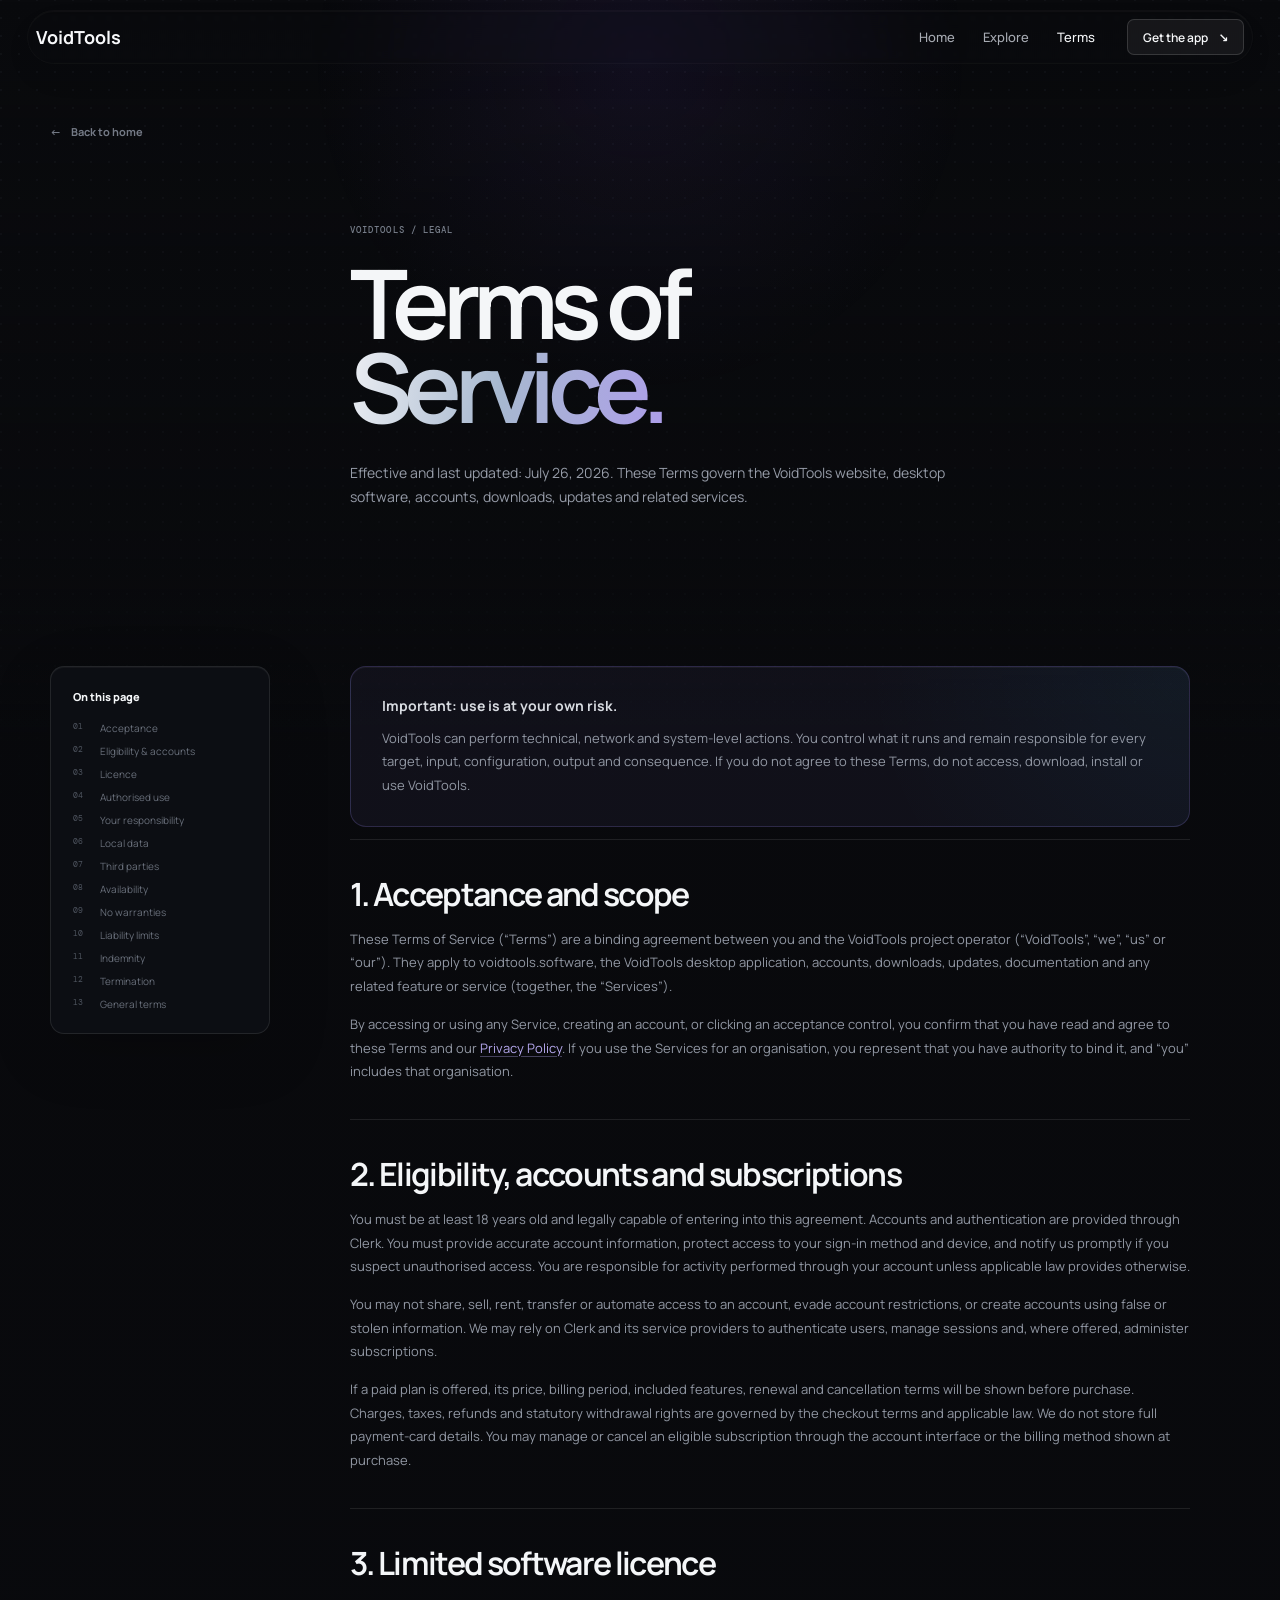
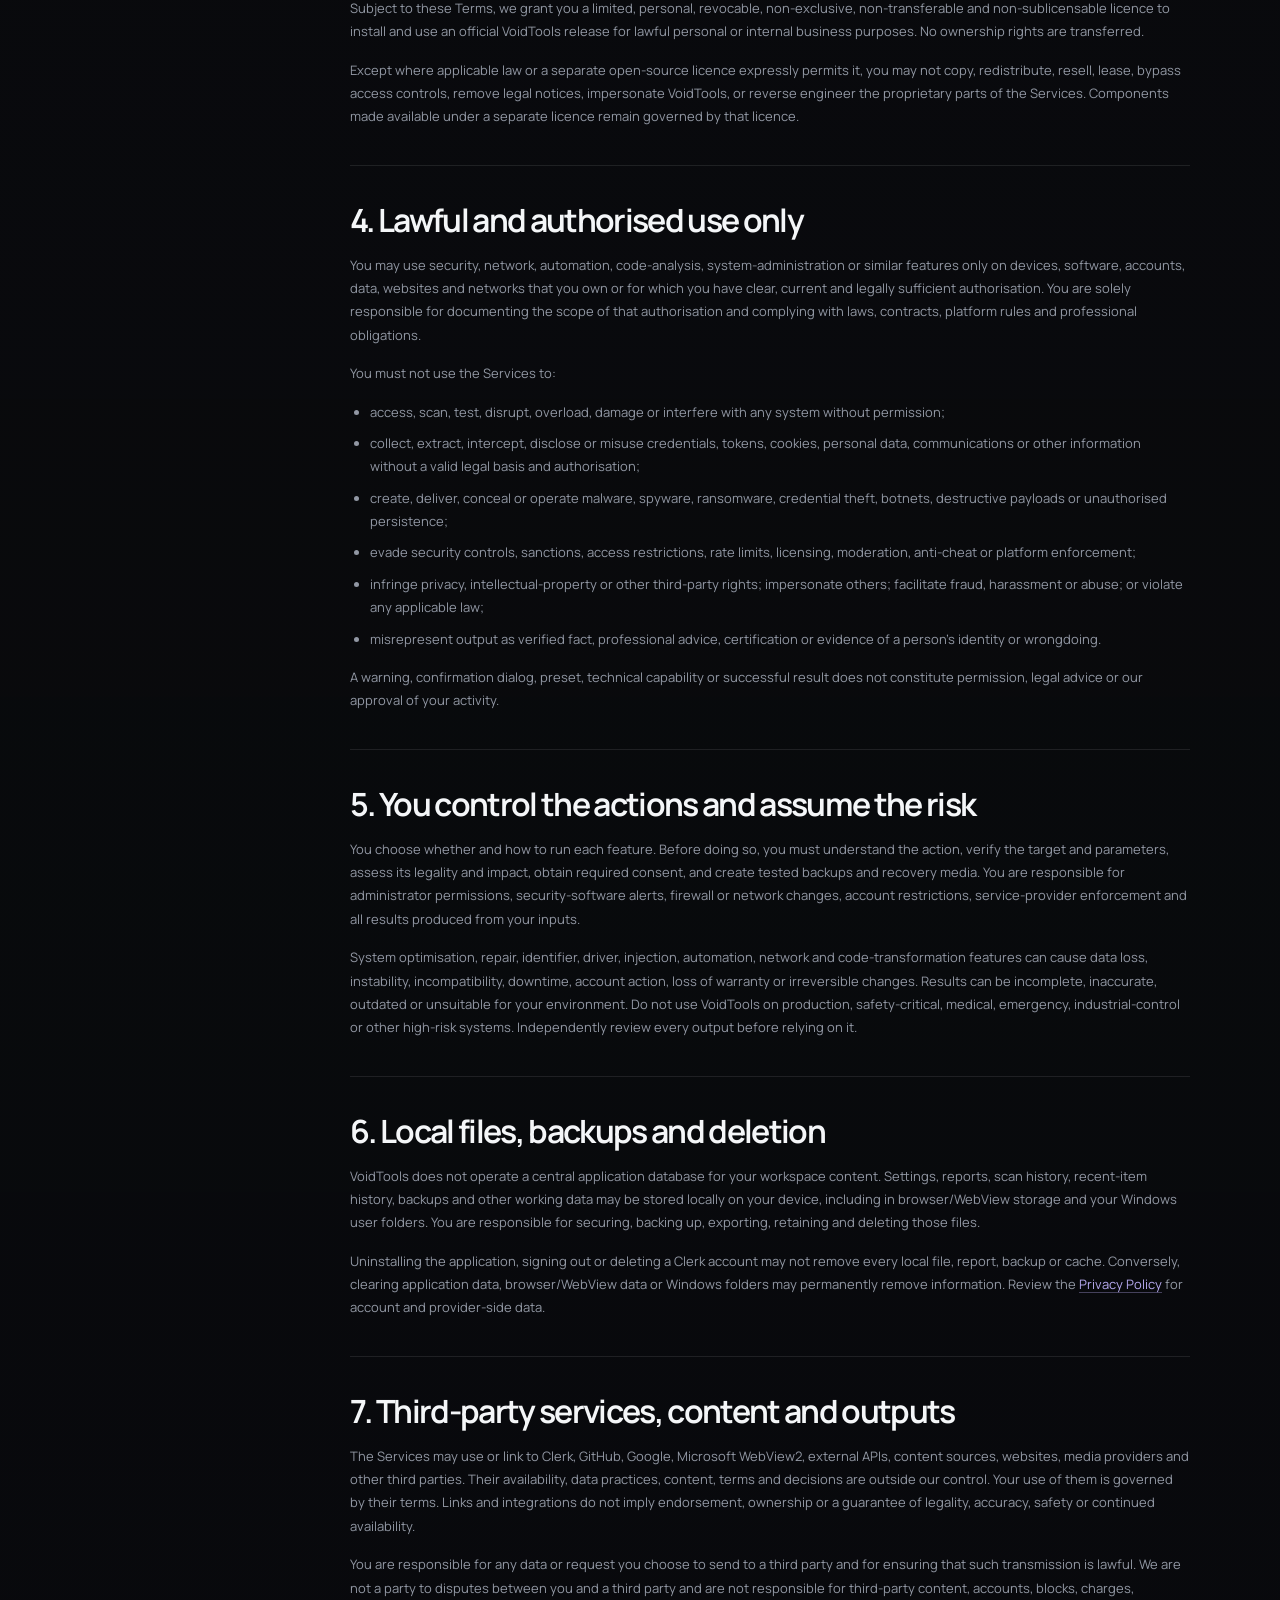
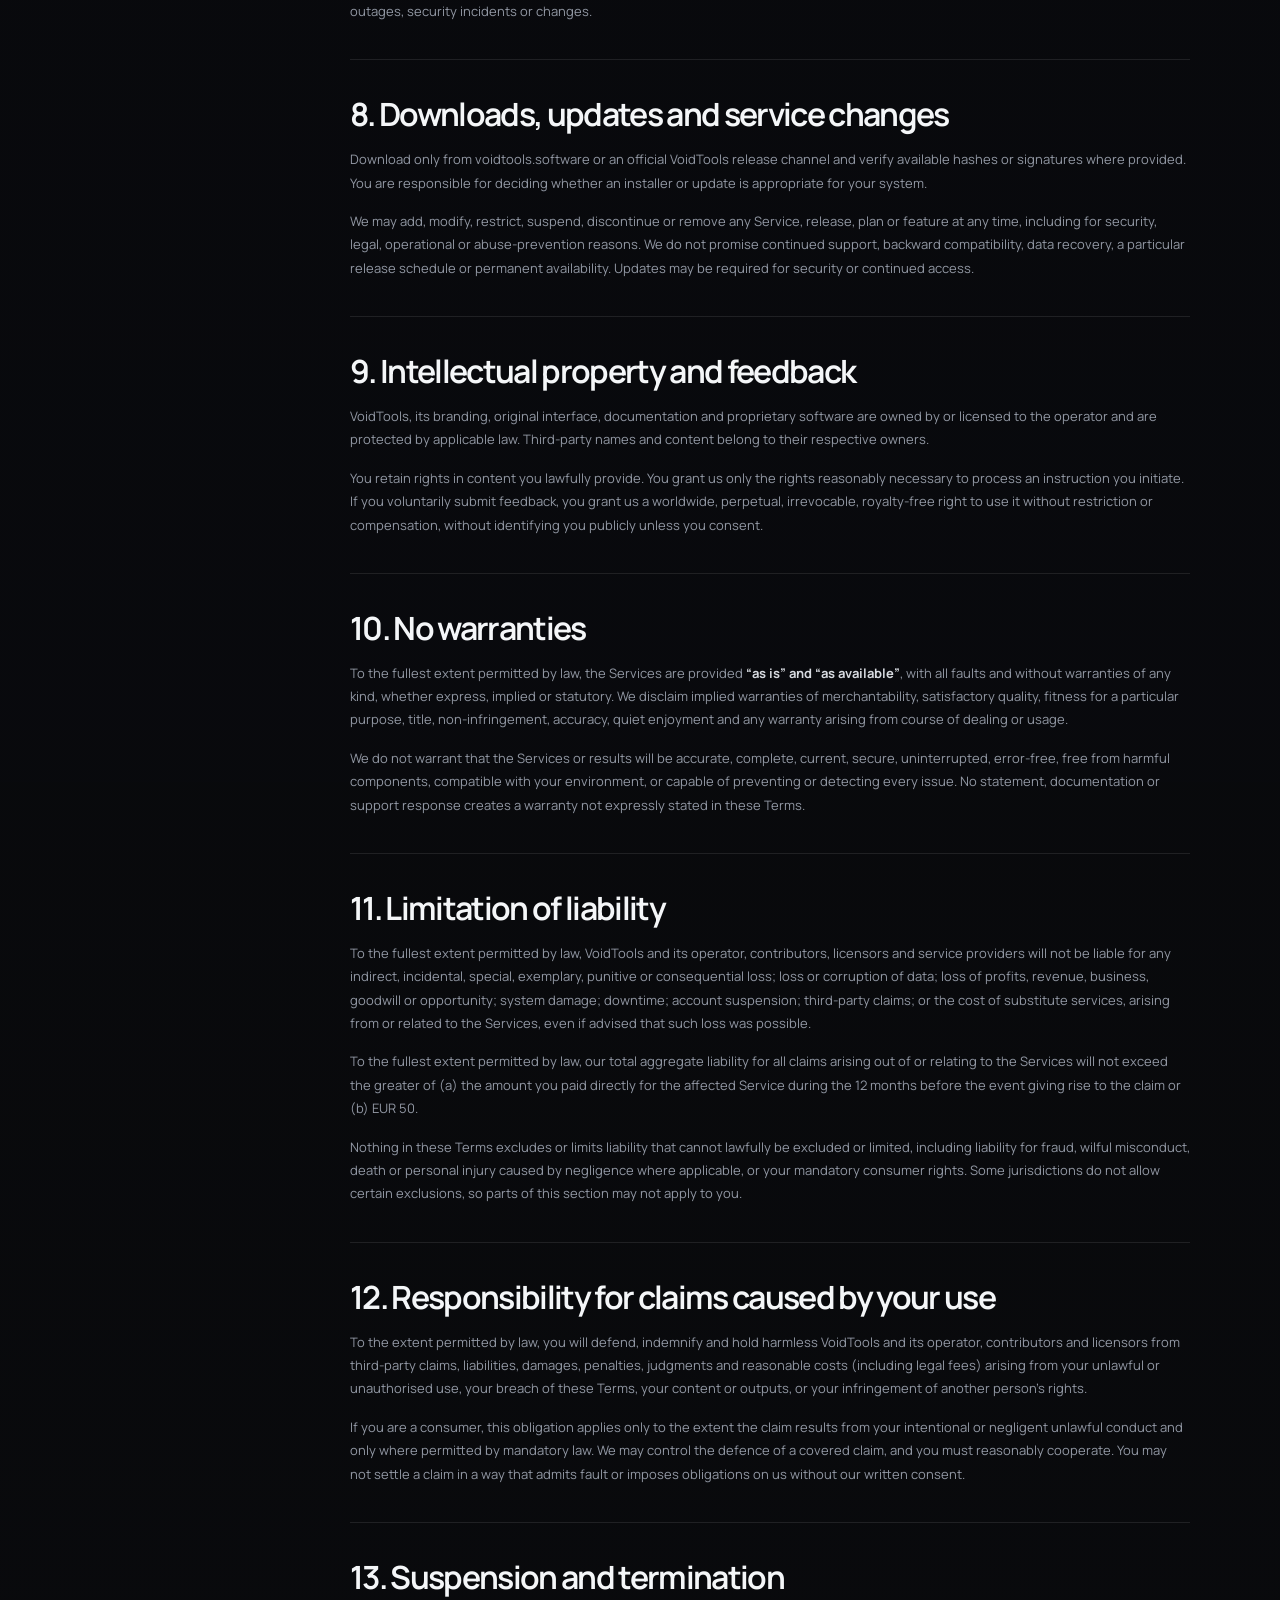
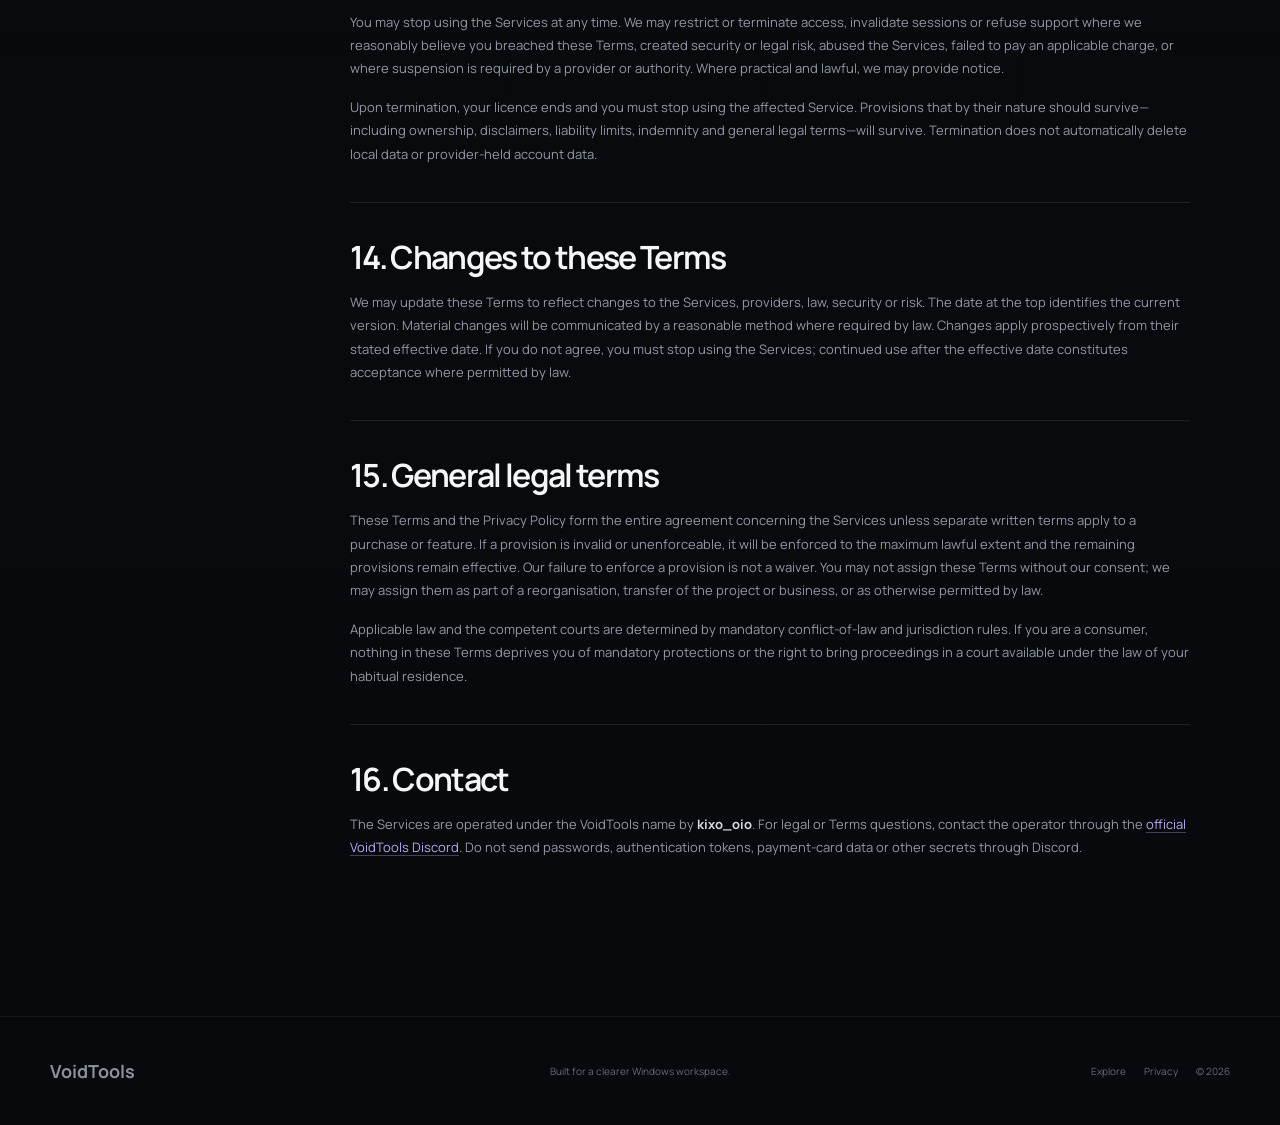
<file: terms/index.html>
<!doctype html>
<html lang="en">
<head>
  <meta charset="UTF-8" />
  <meta name="viewport" content="width=device-width, initial-scale=1" />
  <meta name="theme-color" content="#090a0d" />
  <meta name="description" content="Terms of Service governing access to the VoidTools website, desktop software, accounts and related services." />
  <title>Terms of Service — VoidTools</title>
  <link rel="preconnect" href="https://fonts.googleapis.com" />
  <link rel="preconnect" href="https://fonts.gstatic.com" crossorigin />
  <link href="https://fonts.googleapis.com/css2?family=DM+Mono:wght@400;500&family=Manrope:wght@400;500;600;700;800&display=swap" rel="stylesheet" />
  <link rel="icon" href="../favicon.svg" type="image/svg+xml" />
  <link rel="stylesheet" href="../styles.css?v=20260816-1" />
</head>
<body>
  <a class="skip-link" href="#main-content">Skip to content</a>
  <canvas id="dot-field" class="dot-field" aria-hidden="true"></canvas>
  <div class="page-glow" aria-hidden="true"></div>

  <header class="site-header">
    <nav class="navigation shell" aria-label="Main navigation">
      <a class="brand" href="../" aria-label="VoidTools home"><span>VoidTools</span></a>
      <div class="nav-actions">
        <div class="nav-links" id="site-menu">
          <a href="../">Home</a>
          <a href="../explore/">Explore</a>
          <a href="./" aria-current="page">Terms</a>
          <a class="nav-download js-latest-download" data-download-page="../thank-you/" href="../thank-you/"><span>Get the app</span><span aria-hidden="true">↘</span></a>
        </div>
        <button class="nav-toggle" type="button" aria-expanded="false" aria-controls="site-menu" aria-label="Open navigation"><span></span><span></span></button>
      </div>
    </nav>
  </header>

  <main id="main-content" class="legal-page">
    <section class="legal-hero shell">
      <a class="legal-back" href="../"><span aria-hidden="true">←</span> Back to home</a>
      <span class="section-index">VoidTools / Legal</span>
      <h1>Terms of<br /><span>Service.</span></h1>
      <p>Effective and last updated: July 26, 2026. These Terms govern the VoidTools website, desktop software, accounts, downloads, updates and related services.</p>
    </section>

    <div class="legal-layout shell">
      <aside class="legal-toc" aria-label="Terms contents">
        <p>On this page</p>
        <ol>
          <li><a href="#acceptance">Acceptance</a></li>
          <li><a href="#eligibility">Eligibility &amp; accounts</a></li>
          <li><a href="#licence">Licence</a></li>
          <li><a href="#authorised-use">Authorised use</a></li>
          <li><a href="#responsibility">Your responsibility</a></li>
          <li><a href="#local-data">Local data</a></li>
          <li><a href="#third-parties">Third parties</a></li>
          <li><a href="#availability">Availability</a></li>
          <li><a href="#warranty">No warranties</a></li>
          <li><a href="#liability">Liability limits</a></li>
          <li><a href="#indemnity">Indemnity</a></li>
          <li><a href="#termination">Termination</a></li>
          <li><a href="#general">General terms</a></li>
        </ol>
      </aside>

      <article class="legal-content">
        <section class="legal-notice">
          <strong>Important: use is at your own risk.</strong>
          <p>VoidTools can perform technical, network and system-level actions. You control what it runs and remain responsible for every target, input, configuration, output and consequence. If you do not agree to these Terms, do not access, download, install or use VoidTools.</p>
        </section>

        <section id="acceptance">
          <h2>1. Acceptance and scope</h2>
          <p>These Terms of Service (“Terms”) are a binding agreement between you and the VoidTools project operator (“VoidTools”, “we”, “us” or “our”). They apply to voidtools.software, the VoidTools desktop application, accounts, downloads, updates, documentation and any related feature or service (together, the “Services”).</p>
          <p>By accessing or using any Service, creating an account, or clicking an acceptance control, you confirm that you have read and agree to these Terms and our <a href="../privacy/">Privacy Policy</a>. If you use the Services for an organisation, you represent that you have authority to bind it, and “you” includes that organisation.</p>
        </section>

        <section id="eligibility">
          <h2>2. Eligibility, accounts and subscriptions</h2>
          <p>You must be at least 18 years old and legally capable of entering into this agreement. Accounts and authentication are provided through Clerk. You must provide accurate account information, protect access to your sign-in method and device, and notify us promptly if you suspect unauthorised access. You are responsible for activity performed through your account unless applicable law provides otherwise.</p>
          <p>You may not share, sell, rent, transfer or automate access to an account, evade account restrictions, or create accounts using false or stolen information. We may rely on Clerk and its service providers to authenticate users, manage sessions and, where offered, administer subscriptions.</p>
          <p>If a paid plan is offered, its price, billing period, included features, renewal and cancellation terms will be shown before purchase. Charges, taxes, refunds and statutory withdrawal rights are governed by the checkout terms and applicable law. We do not store full payment-card details. You may manage or cancel an eligible subscription through the account interface or the billing method shown at purchase.</p>
        </section>

        <section id="licence">
          <h2>3. Limited software licence</h2>
          <p>Subject to these Terms, we grant you a limited, personal, revocable, non-exclusive, non-transferable and non-sublicensable licence to install and use an official VoidTools release for lawful personal or internal business purposes. No ownership rights are transferred.</p>
          <p>Except where applicable law or a separate open-source licence expressly permits it, you may not copy, redistribute, resell, lease, bypass access controls, remove legal notices, impersonate VoidTools, or reverse engineer the proprietary parts of the Services. Components made available under a separate licence remain governed by that licence.</p>
        </section>

        <section id="authorised-use">
          <h2>4. Lawful and authorised use only</h2>
          <p>You may use security, network, automation, code-analysis, system-administration or similar features only on devices, software, accounts, data, websites and networks that you own or for which you have clear, current and legally sufficient authorisation. You are solely responsible for documenting the scope of that authorisation and complying with laws, contracts, platform rules and professional obligations.</p>
          <p>You must not use the Services to:</p>
          <ul>
            <li>access, scan, test, disrupt, overload, damage or interfere with any system without permission;</li>
            <li>collect, extract, intercept, disclose or misuse credentials, tokens, cookies, personal data, communications or other information without a valid legal basis and authorisation;</li>
            <li>create, deliver, conceal or operate malware, spyware, ransomware, credential theft, botnets, destructive payloads or unauthorised persistence;</li>
            <li>evade security controls, sanctions, access restrictions, rate limits, licensing, moderation, anti-cheat or platform enforcement;</li>
            <li>infringe privacy, intellectual-property or other third-party rights; impersonate others; facilitate fraud, harassment or abuse; or violate any applicable law;</li>
            <li>misrepresent output as verified fact, professional advice, certification or evidence of a person’s identity or wrongdoing.</li>
          </ul>
          <p>A warning, confirmation dialog, preset, technical capability or successful result does not constitute permission, legal advice or our approval of your activity.</p>
        </section>

        <section id="responsibility">
          <h2>5. You control the actions and assume the risk</h2>
          <p>You choose whether and how to run each feature. Before doing so, you must understand the action, verify the target and parameters, assess its legality and impact, obtain required consent, and create tested backups and recovery media. You are responsible for administrator permissions, security-software alerts, firewall or network changes, account restrictions, service-provider enforcement and all results produced from your inputs.</p>
          <p>System optimisation, repair, identifier, driver, injection, automation, network and code-transformation features can cause data loss, instability, incompatibility, downtime, account action, loss of warranty or irreversible changes. Results can be incomplete, inaccurate, outdated or unsuitable for your environment. Do not use VoidTools on production, safety-critical, medical, emergency, industrial-control or other high-risk systems. Independently review every output before relying on it.</p>
        </section>

        <section id="local-data">
          <h2>6. Local files, backups and deletion</h2>
          <p>VoidTools does not operate a central application database for your workspace content. Settings, reports, scan history, recent-item history, backups and other working data may be stored locally on your device, including in browser/WebView storage and your Windows user folders. You are responsible for securing, backing up, exporting, retaining and deleting those files.</p>
          <p>Uninstalling the application, signing out or deleting a Clerk account may not remove every local file, report, backup or cache. Conversely, clearing application data, browser/WebView data or Windows folders may permanently remove information. Review the <a href="../privacy/">Privacy Policy</a> for account and provider-side data.</p>
        </section>

        <section id="third-parties">
          <h2>7. Third-party services, content and outputs</h2>
          <p>The Services may use or link to Clerk, GitHub, Google, Microsoft WebView2, external APIs, content sources, websites, media providers and other third parties. Their availability, data practices, content, terms and decisions are outside our control. Your use of them is governed by their terms. Links and integrations do not imply endorsement, ownership or a guarantee of legality, accuracy, safety or continued availability.</p>
          <p>You are responsible for any data or request you choose to send to a third party and for ensuring that such transmission is lawful. We are not a party to disputes between you and a third party and are not responsible for third-party content, accounts, blocks, charges, outages, security incidents or changes.</p>
        </section>

        <section id="availability">
          <h2>8. Downloads, updates and service changes</h2>
          <p>Download only from voidtools.software or an official VoidTools release channel and verify available hashes or signatures where provided. You are responsible for deciding whether an installer or update is appropriate for your system.</p>
          <p>We may add, modify, restrict, suspend, discontinue or remove any Service, release, plan or feature at any time, including for security, legal, operational or abuse-prevention reasons. We do not promise continued support, backward compatibility, data recovery, a particular release schedule or permanent availability. Updates may be required for security or continued access.</p>
        </section>

        <section id="intellectual-property">
          <h2>9. Intellectual property and feedback</h2>
          <p>VoidTools, its branding, original interface, documentation and proprietary software are owned by or licensed to the operator and are protected by applicable law. Third-party names and content belong to their respective owners.</p>
          <p>You retain rights in content you lawfully provide. You grant us only the rights reasonably necessary to process an instruction you initiate. If you voluntarily submit feedback, you grant us a worldwide, perpetual, irrevocable, royalty-free right to use it without restriction or compensation, without identifying you publicly unless you consent.</p>
        </section>

        <section id="warranty">
          <h2>10. No warranties</h2>
          <p>To the fullest extent permitted by law, the Services are provided <strong>“as is” and “as available”</strong>, with all faults and without warranties of any kind, whether express, implied or statutory. We disclaim implied warranties of merchantability, satisfactory quality, fitness for a particular purpose, title, non-infringement, accuracy, quiet enjoyment and any warranty arising from course of dealing or usage.</p>
          <p>We do not warrant that the Services or results will be accurate, complete, current, secure, uninterrupted, error-free, free from harmful components, compatible with your environment, or capable of preventing or detecting every issue. No statement, documentation or support response creates a warranty not expressly stated in these Terms.</p>
        </section>

        <section id="liability">
          <h2>11. Limitation of liability</h2>
          <p>To the fullest extent permitted by law, VoidTools and its operator, contributors, licensors and service providers will not be liable for any indirect, incidental, special, exemplary, punitive or consequential loss; loss or corruption of data; loss of profits, revenue, business, goodwill or opportunity; system damage; downtime; account suspension; third-party claims; or the cost of substitute services, arising from or related to the Services, even if advised that such loss was possible.</p>
          <p>To the fullest extent permitted by law, our total aggregate liability for all claims arising out of or relating to the Services will not exceed the greater of (a) the amount you paid directly for the affected Service during the 12 months before the event giving rise to the claim or (b) EUR 50.</p>
          <p>Nothing in these Terms excludes or limits liability that cannot lawfully be excluded or limited, including liability for fraud, wilful misconduct, death or personal injury caused by negligence where applicable, or your mandatory consumer rights. Some jurisdictions do not allow certain exclusions, so parts of this section may not apply to you.</p>
        </section>

        <section id="indemnity">
          <h2>12. Responsibility for claims caused by your use</h2>
          <p>To the extent permitted by law, you will defend, indemnify and hold harmless VoidTools and its operator, contributors and licensors from third-party claims, liabilities, damages, penalties, judgments and reasonable costs (including legal fees) arising from your unlawful or unauthorised use, your breach of these Terms, your content or outputs, or your infringement of another person’s rights.</p>
          <p>If you are a consumer, this obligation applies only to the extent the claim results from your intentional or negligent unlawful conduct and only where permitted by mandatory law. We may control the defence of a covered claim, and you must reasonably cooperate. You may not settle a claim in a way that admits fault or imposes obligations on us without our written consent.</p>
        </section>

        <section id="termination">
          <h2>13. Suspension and termination</h2>
          <p>You may stop using the Services at any time. We may restrict or terminate access, invalidate sessions or refuse support where we reasonably believe you breached these Terms, created security or legal risk, abused the Services, failed to pay an applicable charge, or where suspension is required by a provider or authority. Where practical and lawful, we may provide notice.</p>
          <p>Upon termination, your licence ends and you must stop using the affected Service. Provisions that by their nature should survive—including ownership, disclaimers, liability limits, indemnity and general legal terms—will survive. Termination does not automatically delete local data or provider-held account data.</p>
        </section>

        <section id="changes">
          <h2>14. Changes to these Terms</h2>
          <p>We may update these Terms to reflect changes to the Services, providers, law, security or risk. The date at the top identifies the current version. Material changes will be communicated by a reasonable method where required by law. Changes apply prospectively from their stated effective date. If you do not agree, you must stop using the Services; continued use after the effective date constitutes acceptance where permitted by law.</p>
        </section>

        <section id="general">
          <h2>15. General legal terms</h2>
          <p>These Terms and the Privacy Policy form the entire agreement concerning the Services unless separate written terms apply to a purchase or feature. If a provision is invalid or unenforceable, it will be enforced to the maximum lawful extent and the remaining provisions remain effective. Our failure to enforce a provision is not a waiver. You may not assign these Terms without our consent; we may assign them as part of a reorganisation, transfer of the project or business, or as otherwise permitted by law.</p>
          <p>Applicable law and the competent courts are determined by mandatory conflict-of-law and jurisdiction rules. If you are a consumer, nothing in these Terms deprives you of mandatory protections or the right to bring proceedings in a court available under the law of your habitual residence.</p>
        </section>

        <section id="contact">
          <h2>16. Contact</h2>
          <p>The Services are operated under the VoidTools name by <strong>kixo_oio</strong>. For legal or Terms questions, contact the operator through the <a href="https://discord.gg/wDz9Dw63A5" rel="noopener noreferrer">official VoidTools Discord</a>. Do not send passwords, authentication tokens, payment-card data or other secrets through Discord.</p>
        </section>
      </article>
    </div>
  </main>

  <footer class="site-footer">
    <div class="shell footer-inner">
      <a class="brand brand-muted" href="../"><span>VoidTools</span></a>
      <p>Built for a clearer Windows workspace.</p>
      <div class="footer-links">
        <a href="../explore/">Explore</a>
        <a href="../privacy/">Privacy</a>
        <span>© <span id="year"></span></span>
      </div>
    </div>
  </footer>

  <script src="../script.js?v=header-glass-1" defer></script>
</body>
</html>
</file>
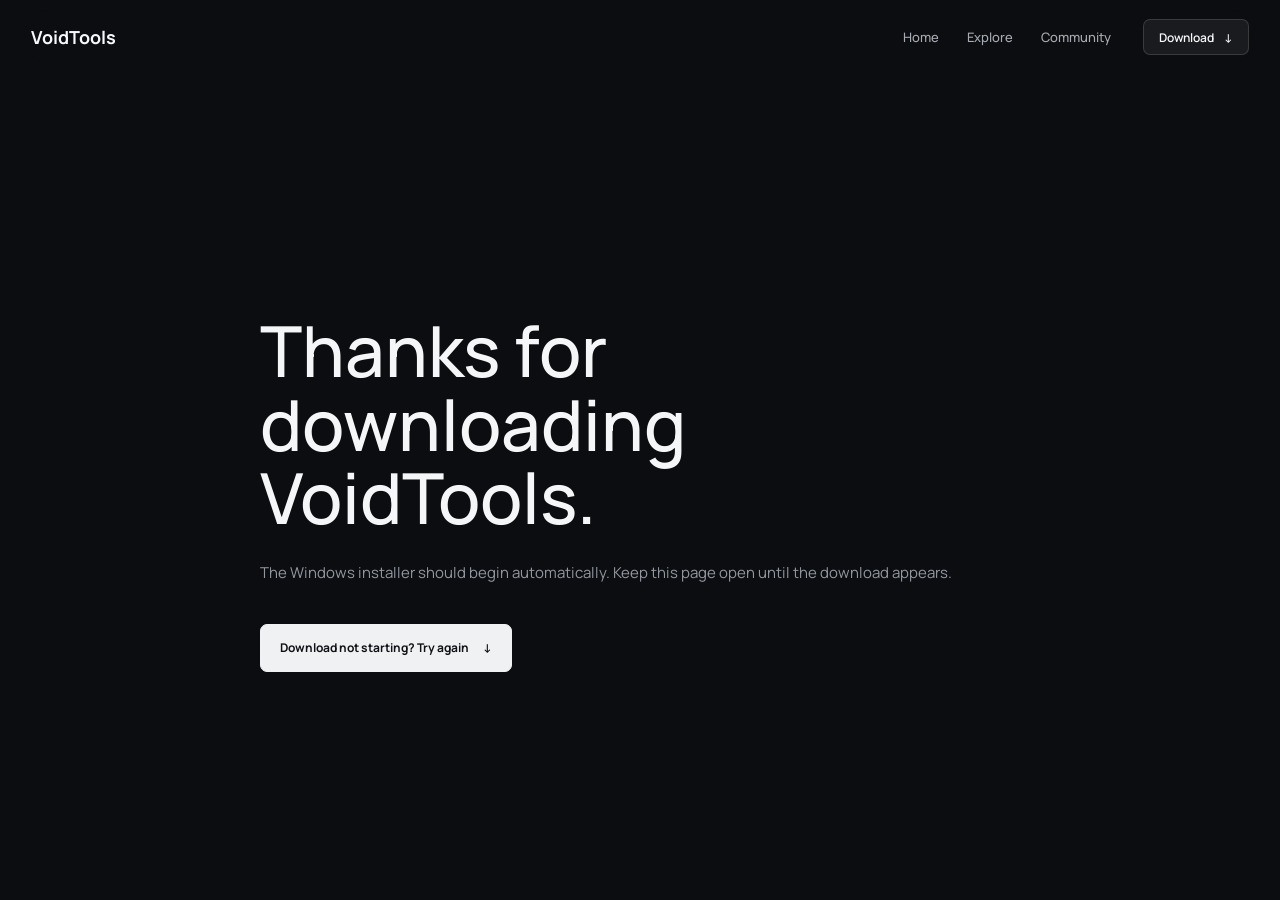
<file: thank-you/index.html>
<!doctype html>
<html lang="en">
<head>
  <meta charset="UTF-8" />
  <meta name="viewport" content="width=device-width, initial-scale=1" />
  <meta name="theme-color" content="#090a0d" />
  <meta name="robots" content="noindex, follow" />
  <meta name="description" content="Thanks for downloading VoidTools. Your Windows installer will start automatically." />
  <title>Thanks for Downloading VoidTools</title>
  <link rel="canonical" href="https://voidtools.software/thank-you/" />
  <link rel="preconnect" href="https://fonts.googleapis.com" />
  <link rel="preconnect" href="https://fonts.gstatic.com" crossorigin />
  <link href="https://fonts.googleapis.com/css2?family=DM+Mono:wght@400;500&family=Manrope:wght@400;500;600;700;800&display=swap" rel="stylesheet" />
  <link rel="icon" href="../favicon.svg" type="image/svg+xml" />
  <link rel="stylesheet" href="../styles.css?v=20260816-1" />
</head>
<body class="thanks-page">
  <a class="skip-link" href="#main-content">Skip to content</a>
  <header class="site-header">
    <nav class="navigation shell" aria-label="Main navigation">
      <a class="brand" href="../" aria-label="VoidTools home"><span>VoidTools</span></a>
      <div class="nav-actions">
        <div class="nav-links" id="site-menu">
          <a href="../">Home</a>
          <a href="../explore/">Explore</a>
          <a href="https://discord.gg/wDz9Dw63A5" target="_blank" rel="noopener noreferrer">Community</a>
          <a class="nav-download js-download-file" href="https://github.com/LordSniper007/LordSniper007.github.io/releases/download/v2.2.0/VoidTools-Setup-v2.2.0-win64.exe"><span>Download</span><span aria-hidden="true">↓</span></a>
        </div>
        <button class="nav-toggle" type="button" aria-expanded="false" aria-controls="site-menu" aria-label="Open navigation"><span></span><span></span></button>
      </div>
    </nav>
  </header>

  <main id="main-content" class="thanks-shell shell">
    <section class="thanks-message" aria-labelledby="download-title">
      <div class="thanks-mark" aria-hidden="true"><span>↓</span></div>
      <h1 id="download-title">Thanks for downloading VoidTools.</h1>
      <p class="thanks-copy">The Windows installer should begin automatically. Keep this page open until the download appears.</p>
      <a class="thanks-retry js-download-file js-auto-download" href="https://github.com/LordSniper007/LordSniper007.github.io/releases/download/v2.2.0/VoidTools-Setup-v2.2.0-win64.exe">
        <span>Download not starting? Try again</span><span aria-hidden="true">↓</span>
      </a>
    </section>
  </main>

  <script src="../script.js?v=header-glass-1" defer></script>
</body>
</html>
</file>
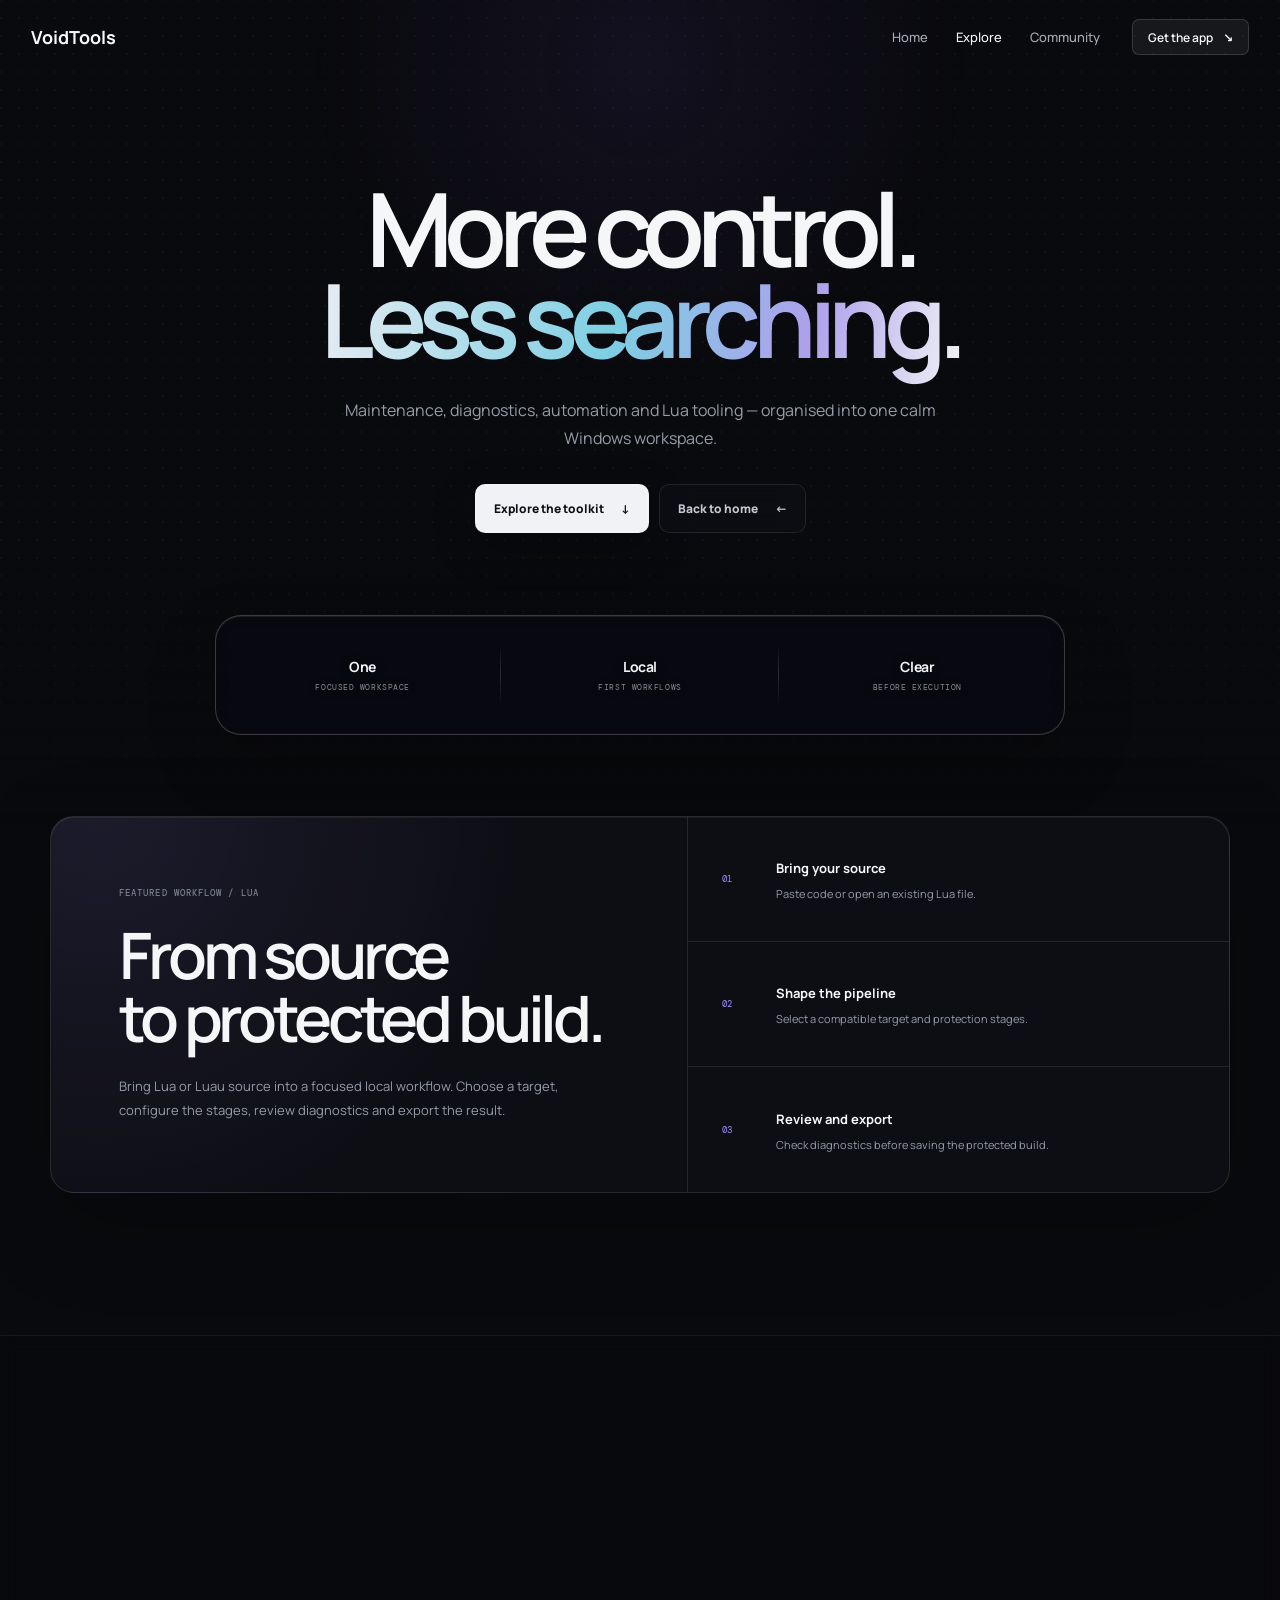
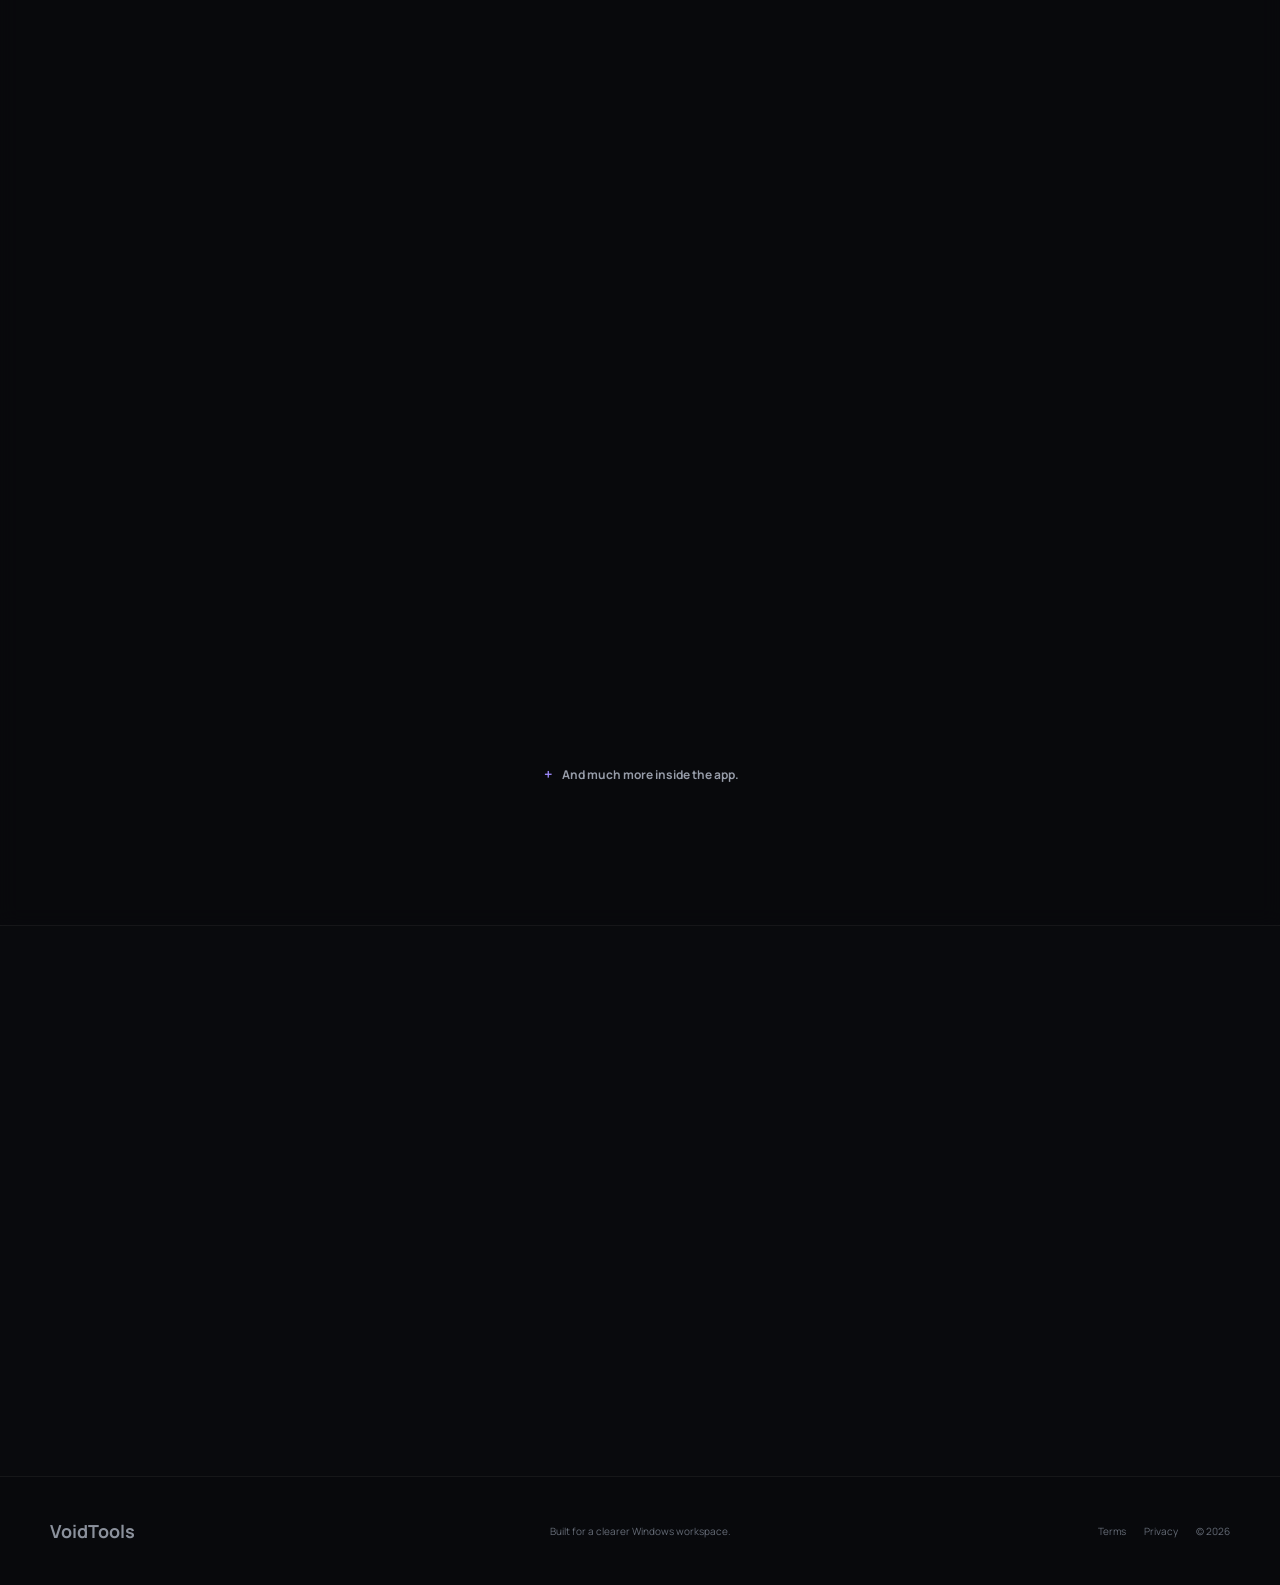
<file: explore.html>
<!doctype html>
<html lang="en">
<head>
  <meta charset="UTF-8" />
  <meta name="robots" content="noindex" />
  <link rel="canonical" href="https://voidtools.software/explore/" />
  <meta http-equiv="refresh" content="0; url=explore/" />
  <title>Opening Explore — VoidTools</title>
</head>
<body>
  <p><a href="explore/">Continue to Explore</a></p>
</body>
</html>
</file>
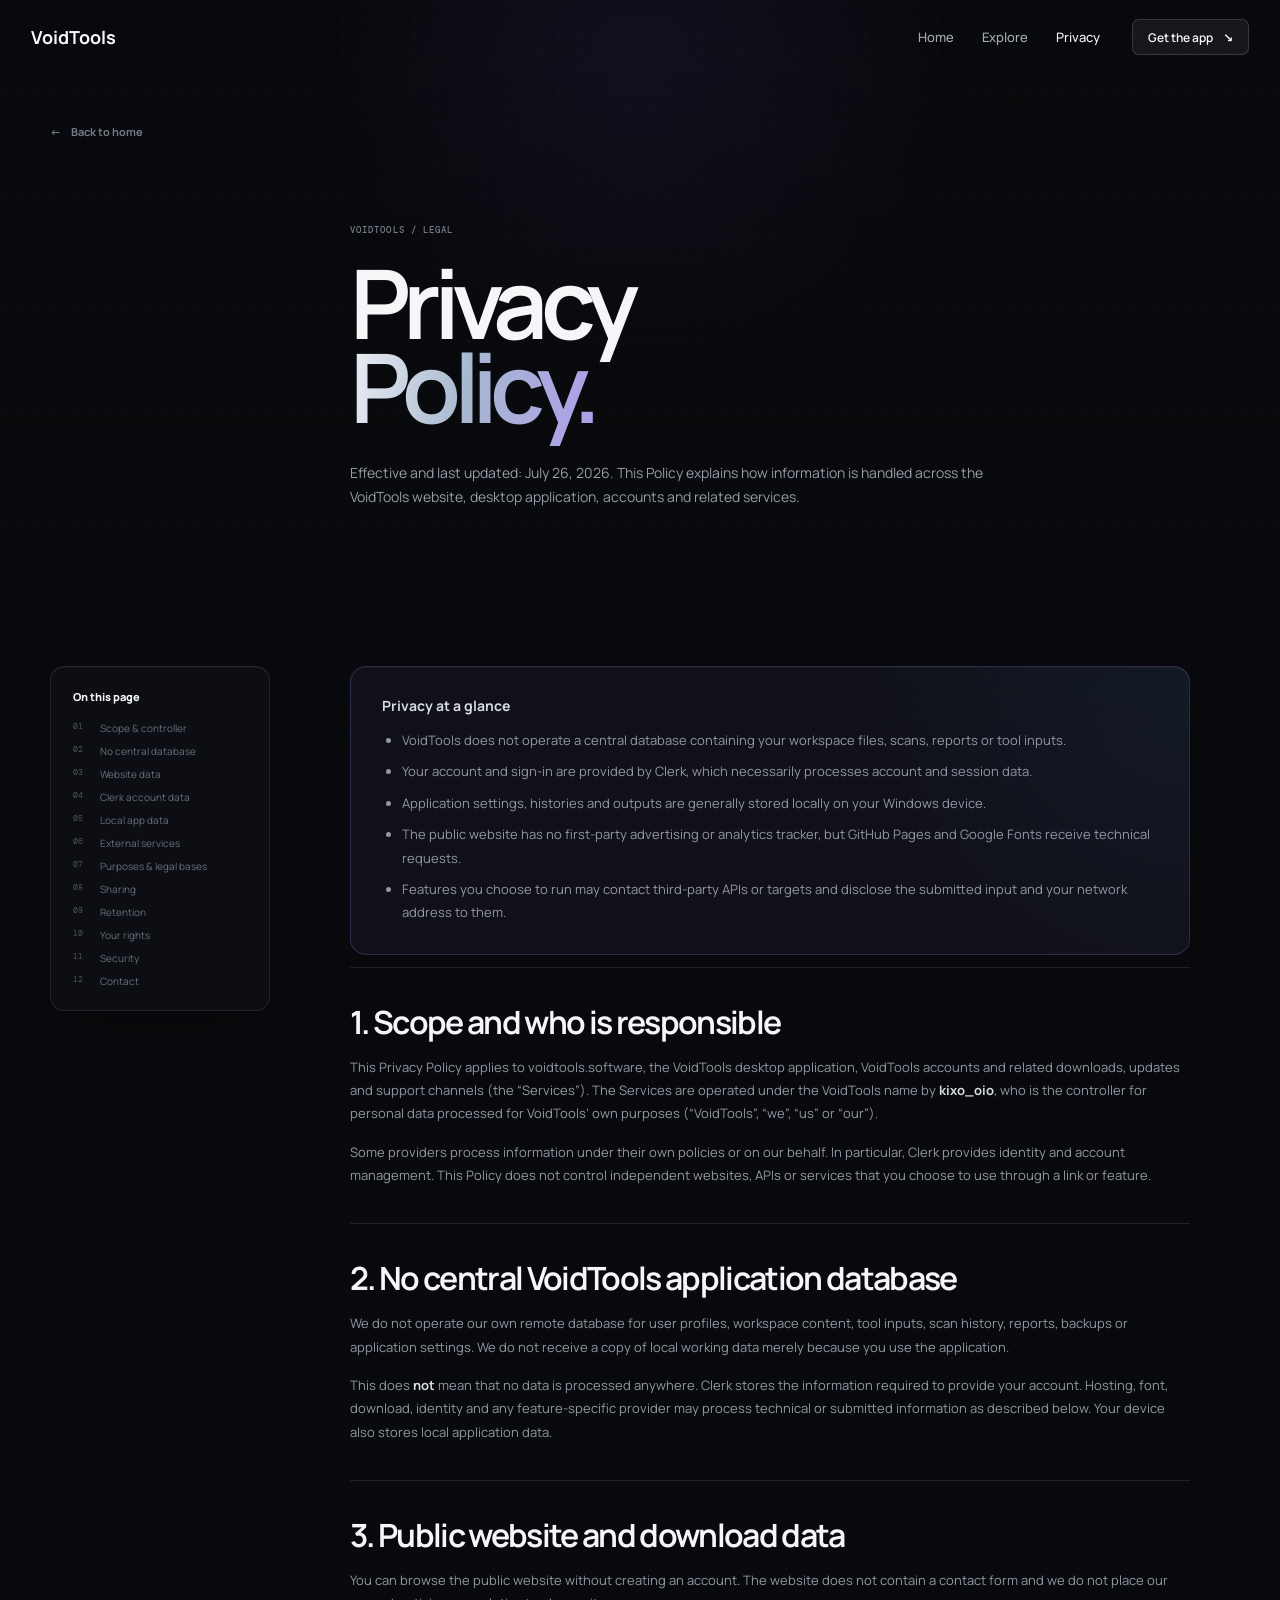
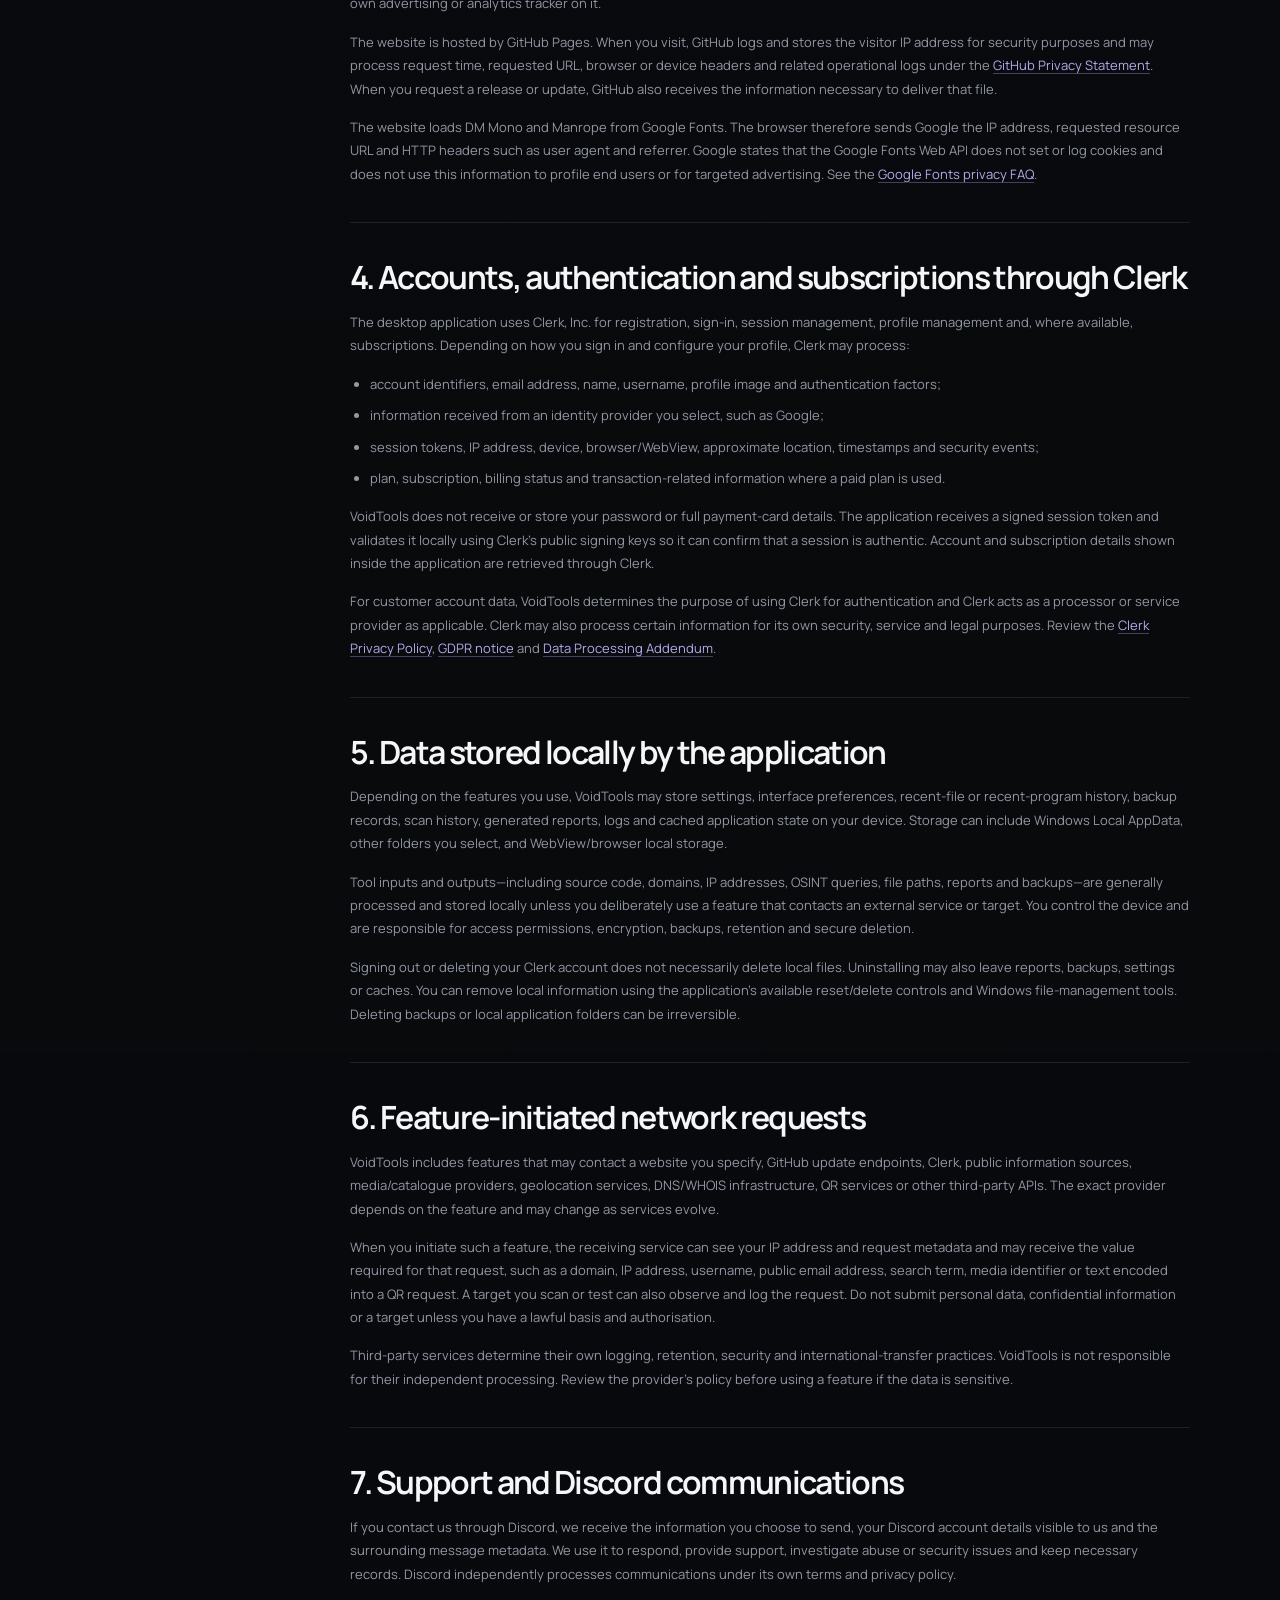
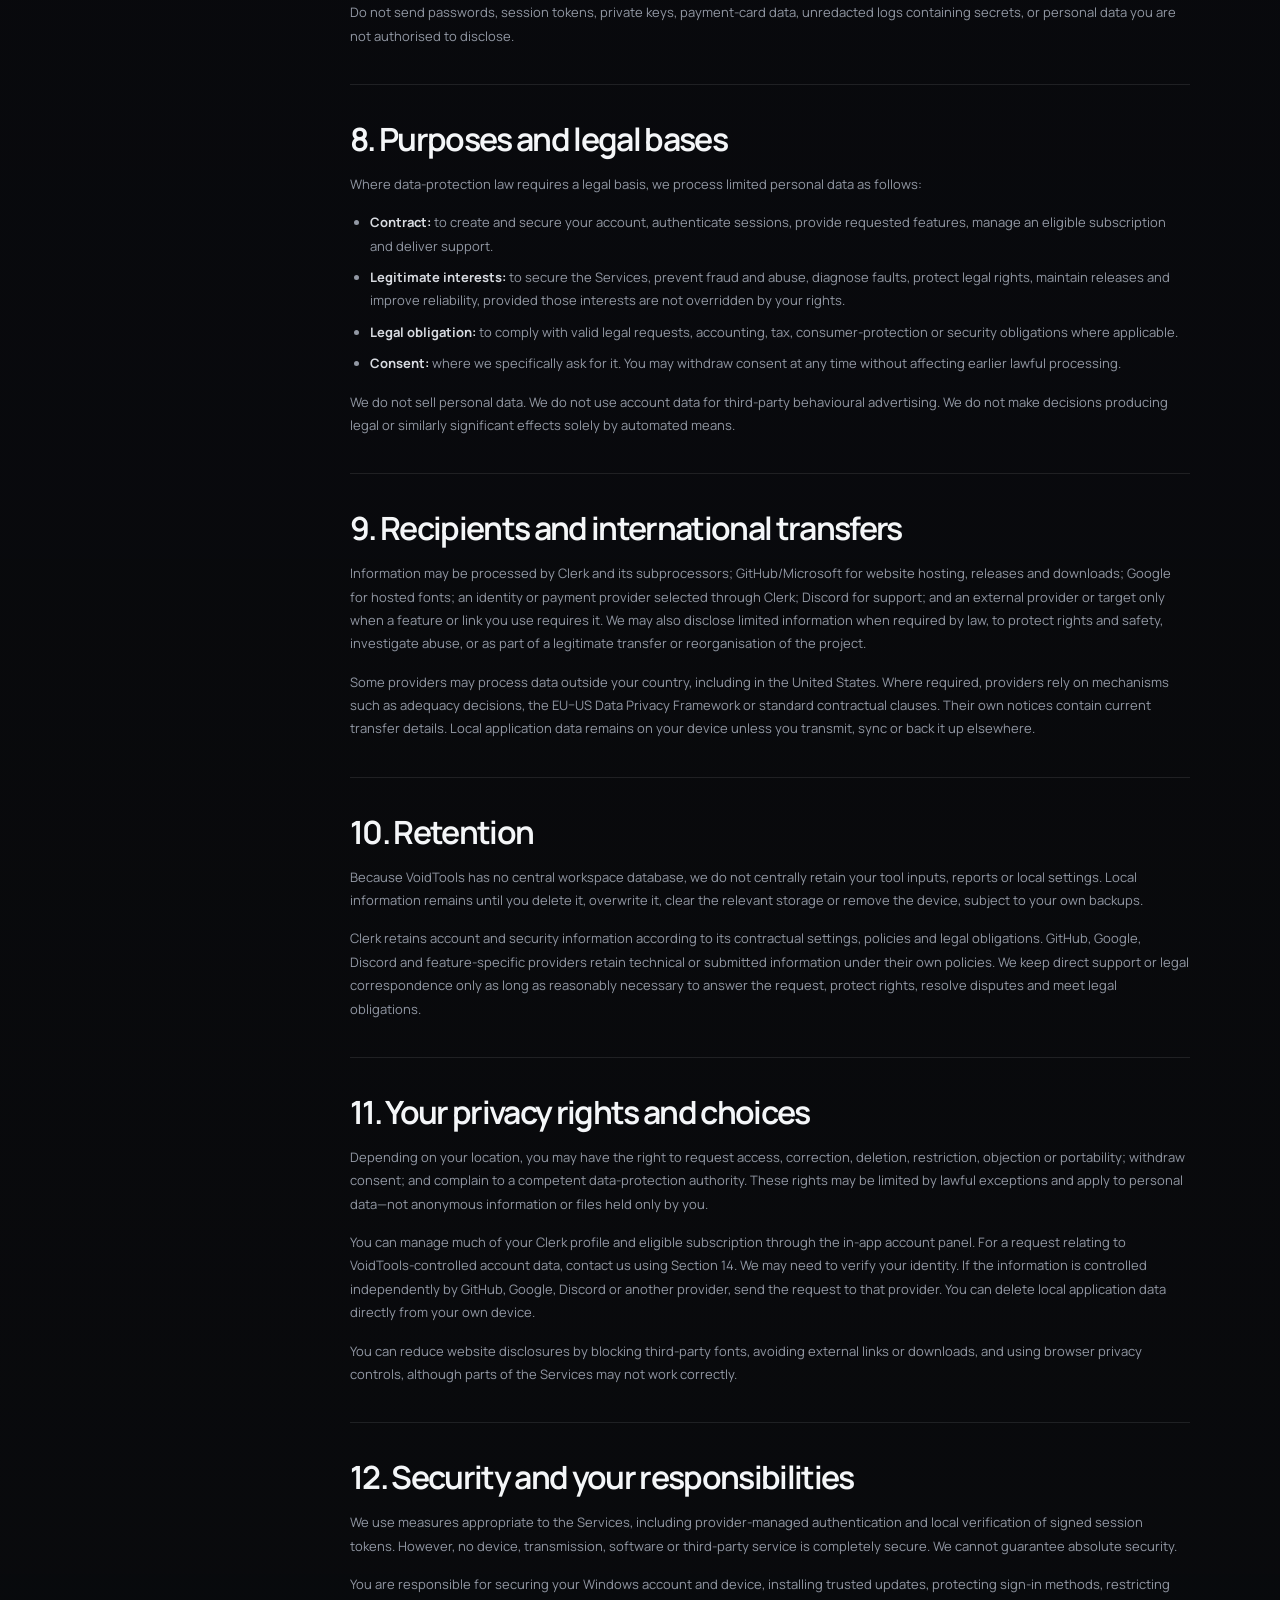
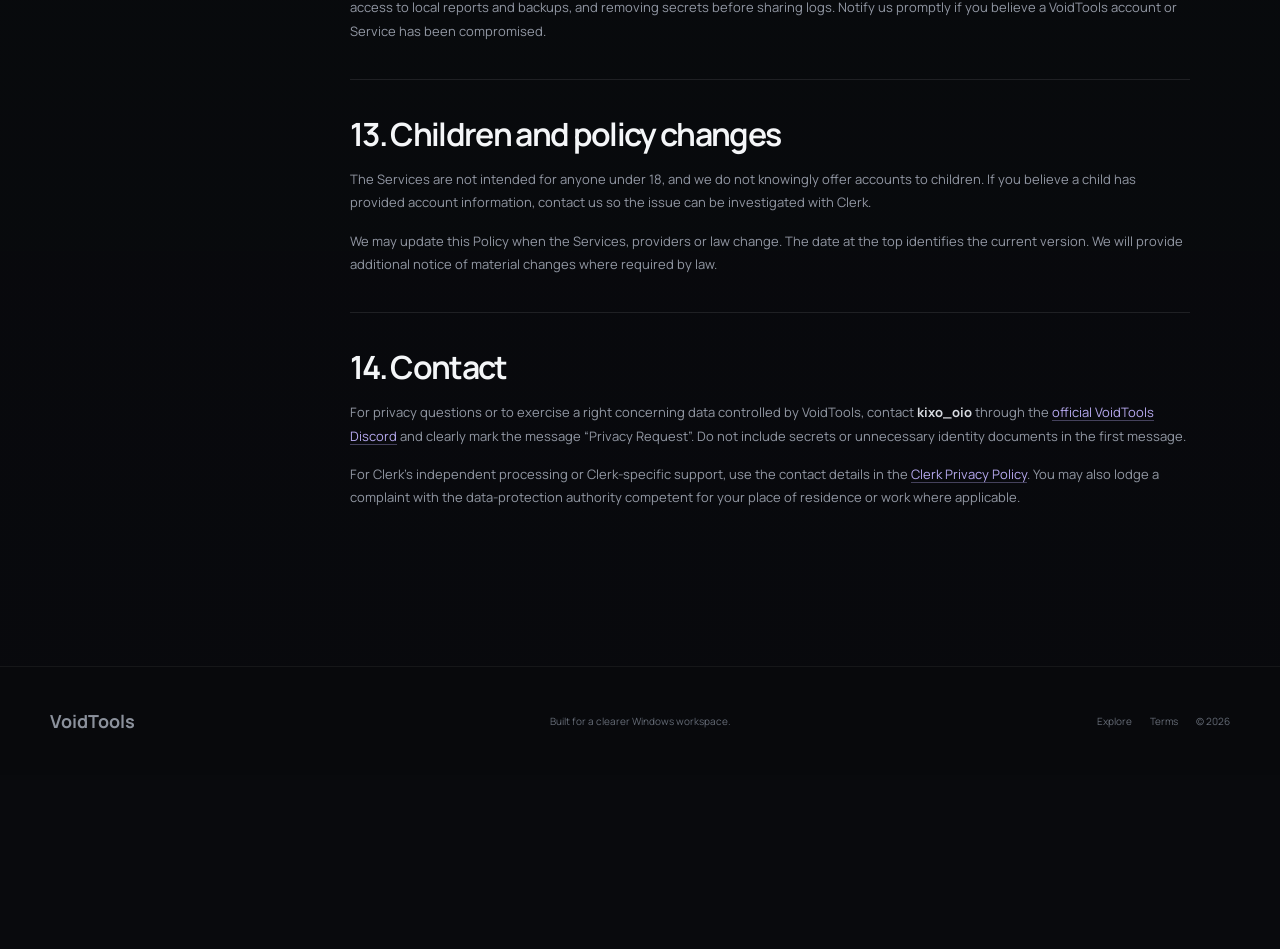
<file: privacy.html>
<!doctype html>
<html lang="en">
<head>
  <meta charset="UTF-8" />
  <meta name="robots" content="noindex" />
  <link rel="canonical" href="https://voidtools.software/privacy/" />
  <meta http-equiv="refresh" content="0; url=privacy/" />
  <title>Opening Privacy Policy — VoidTools</title>
</head>
<body>
  <p><a href="privacy/">Continue to Privacy Policy</a></p>
</body>
</html>
</file>
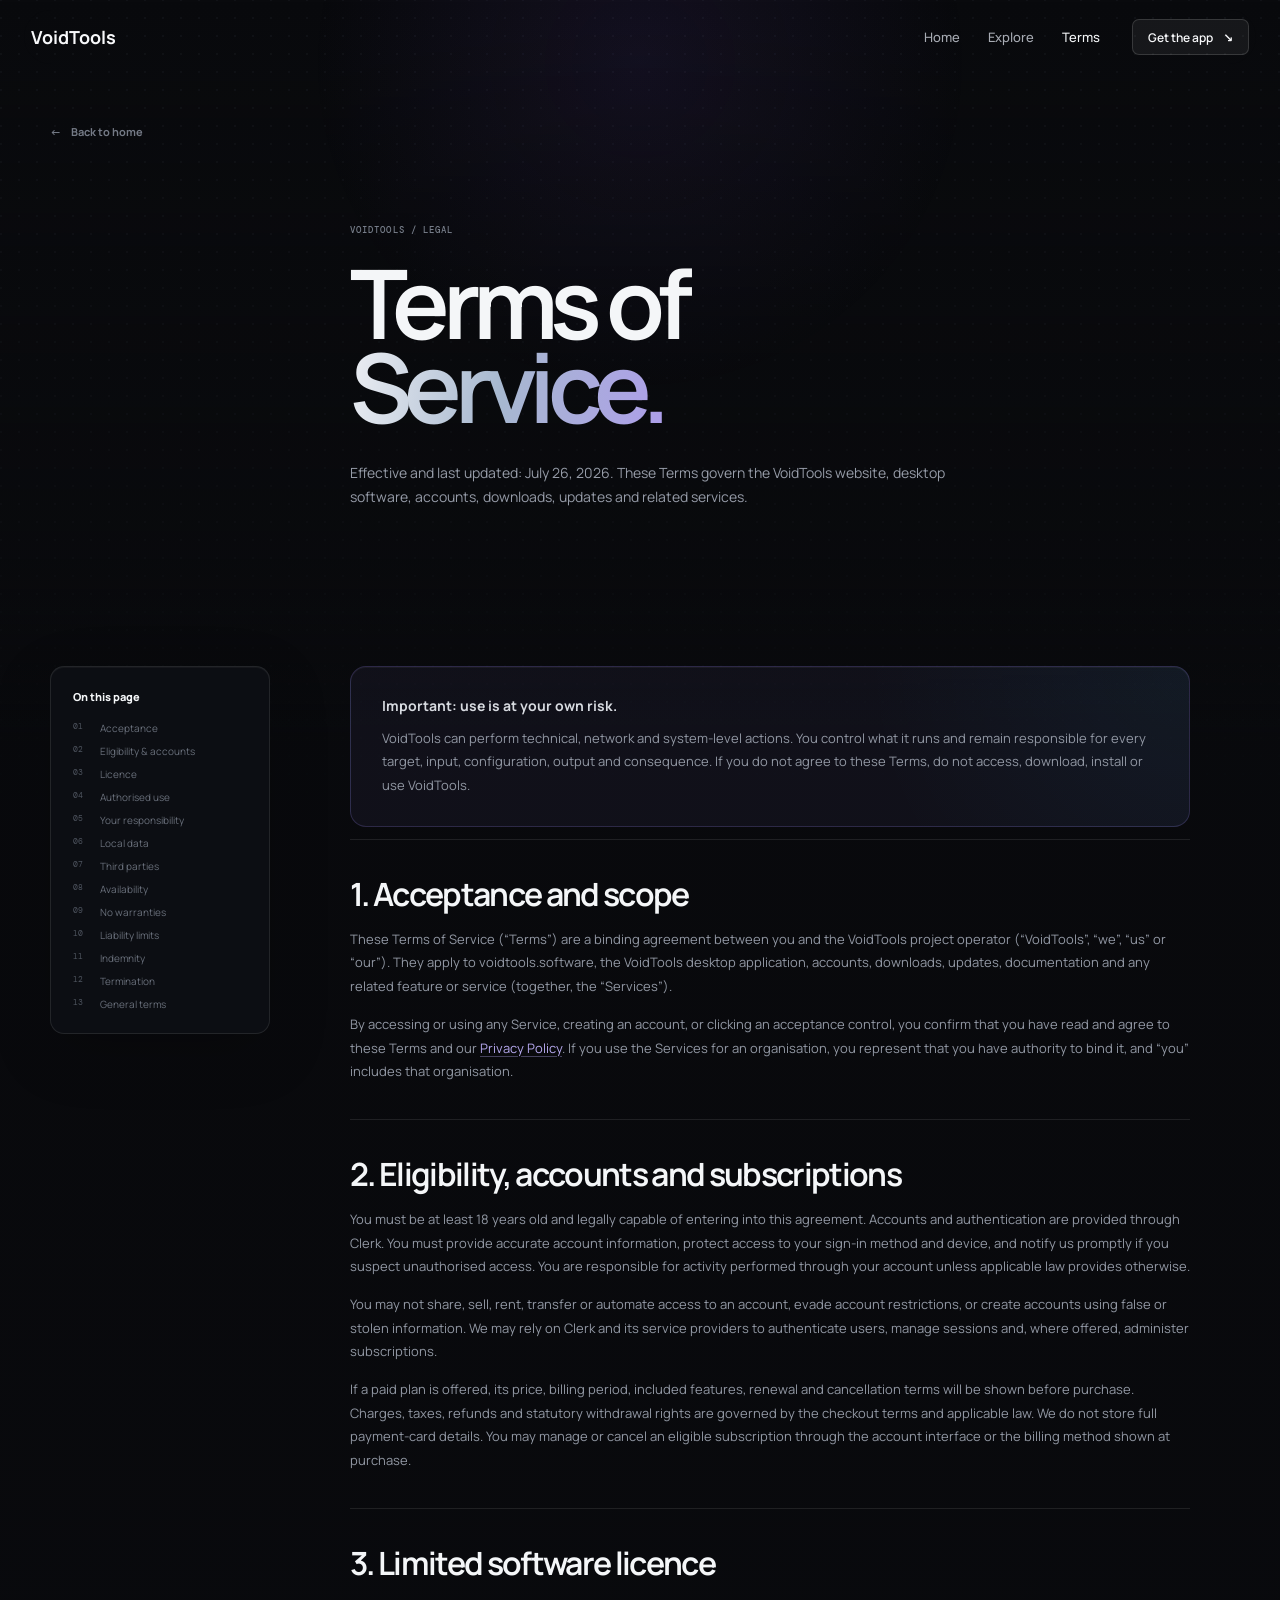
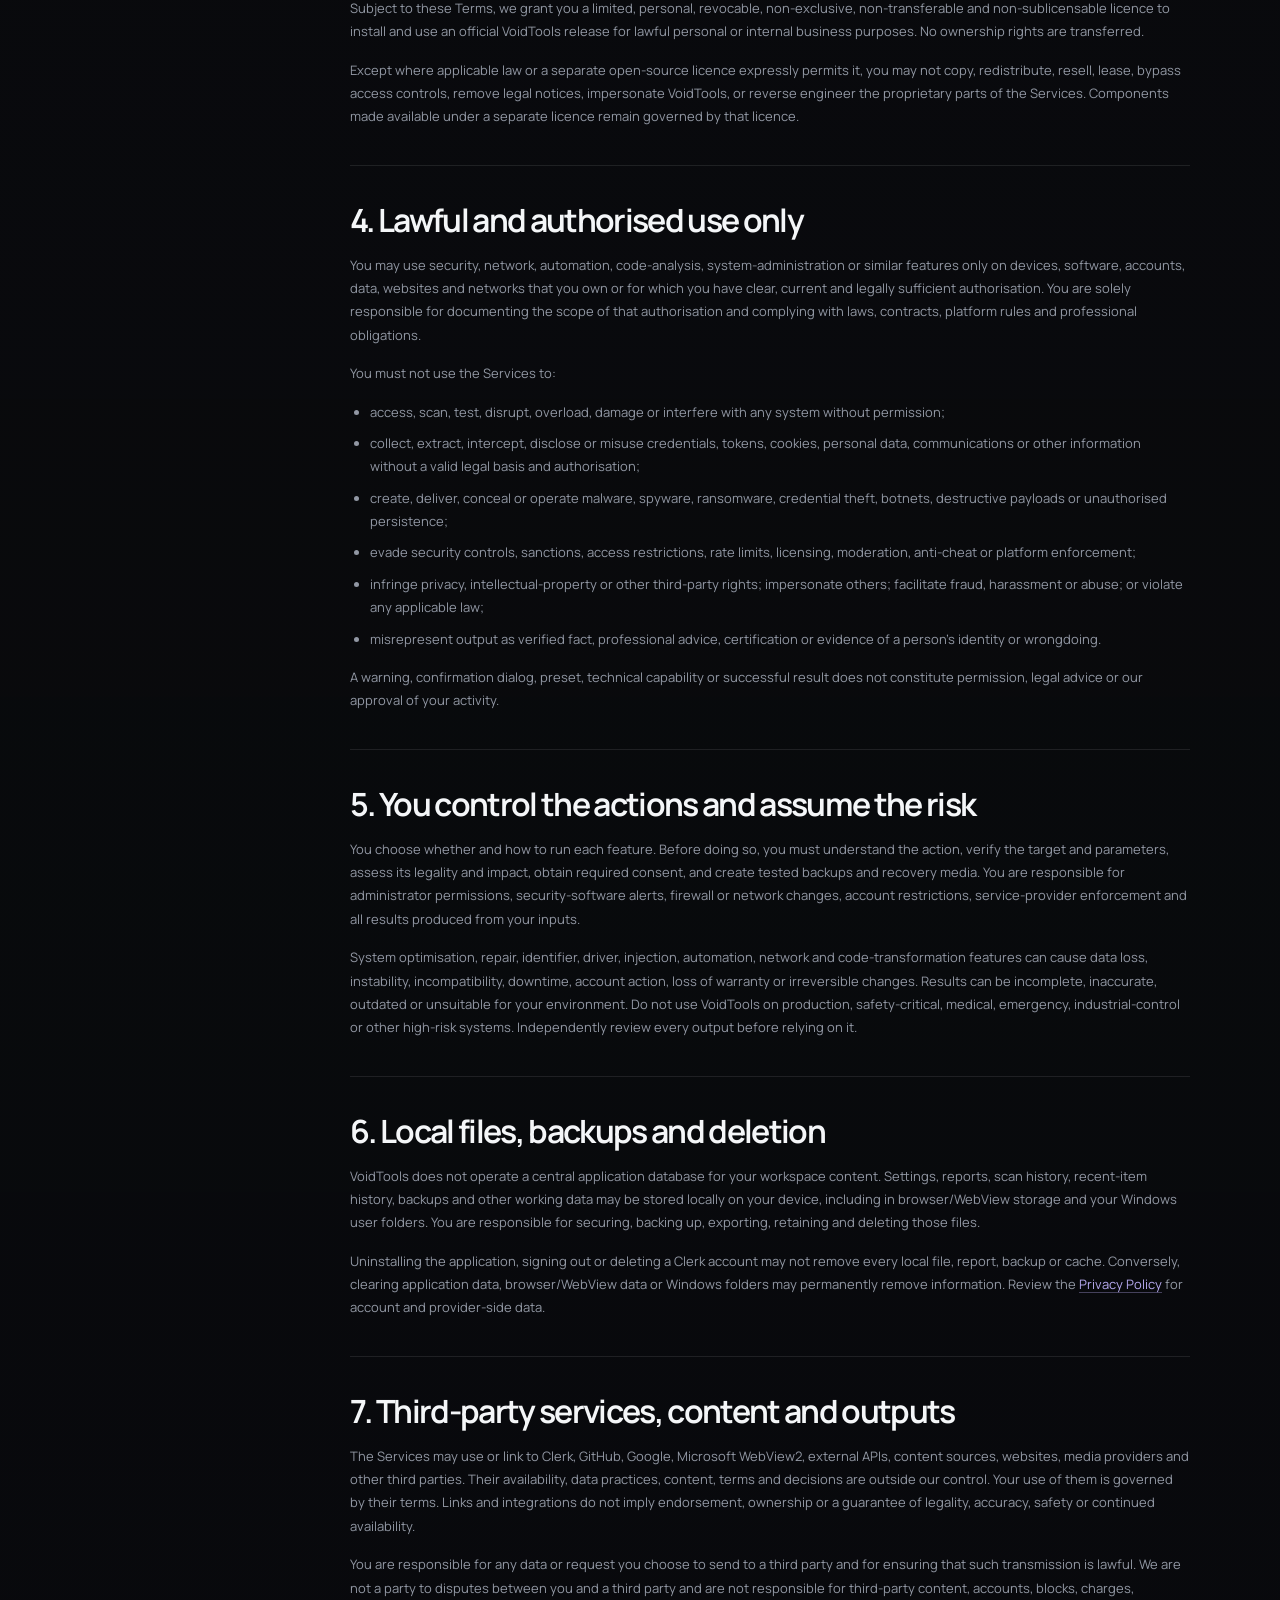
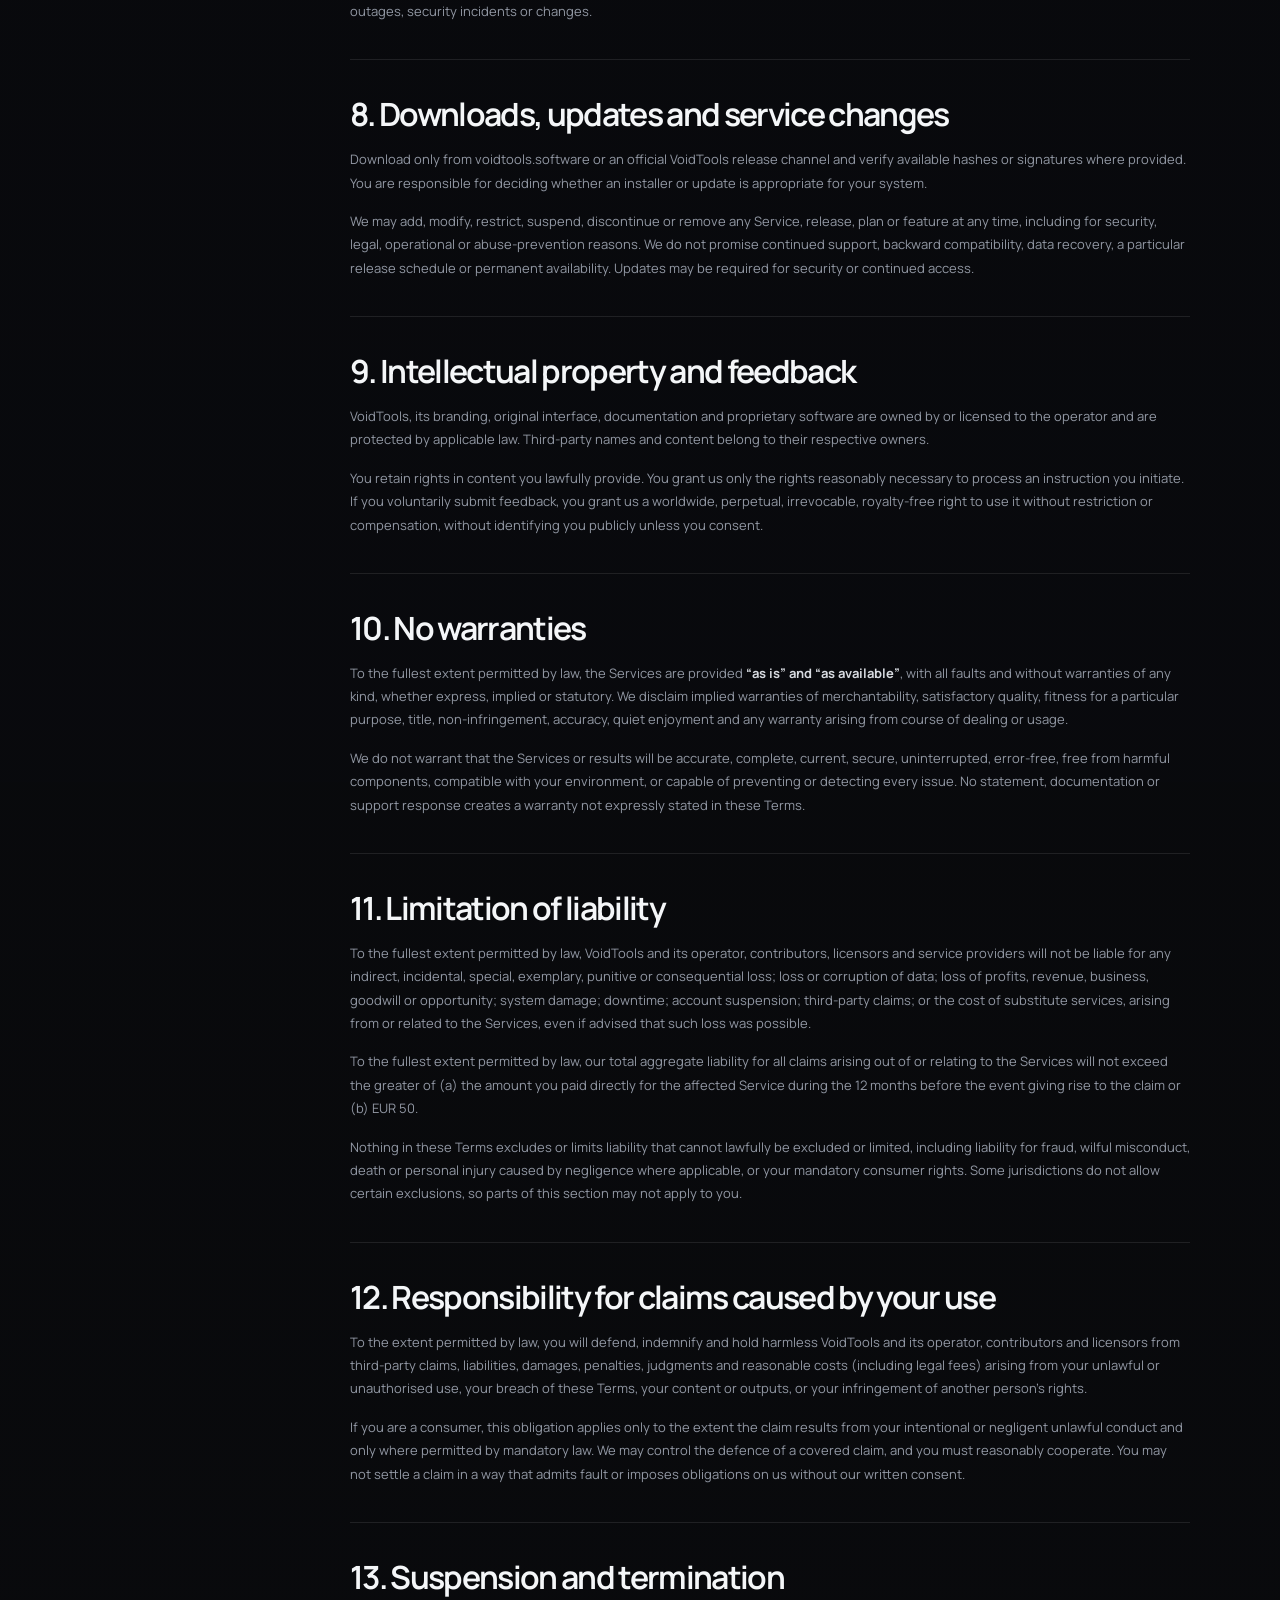
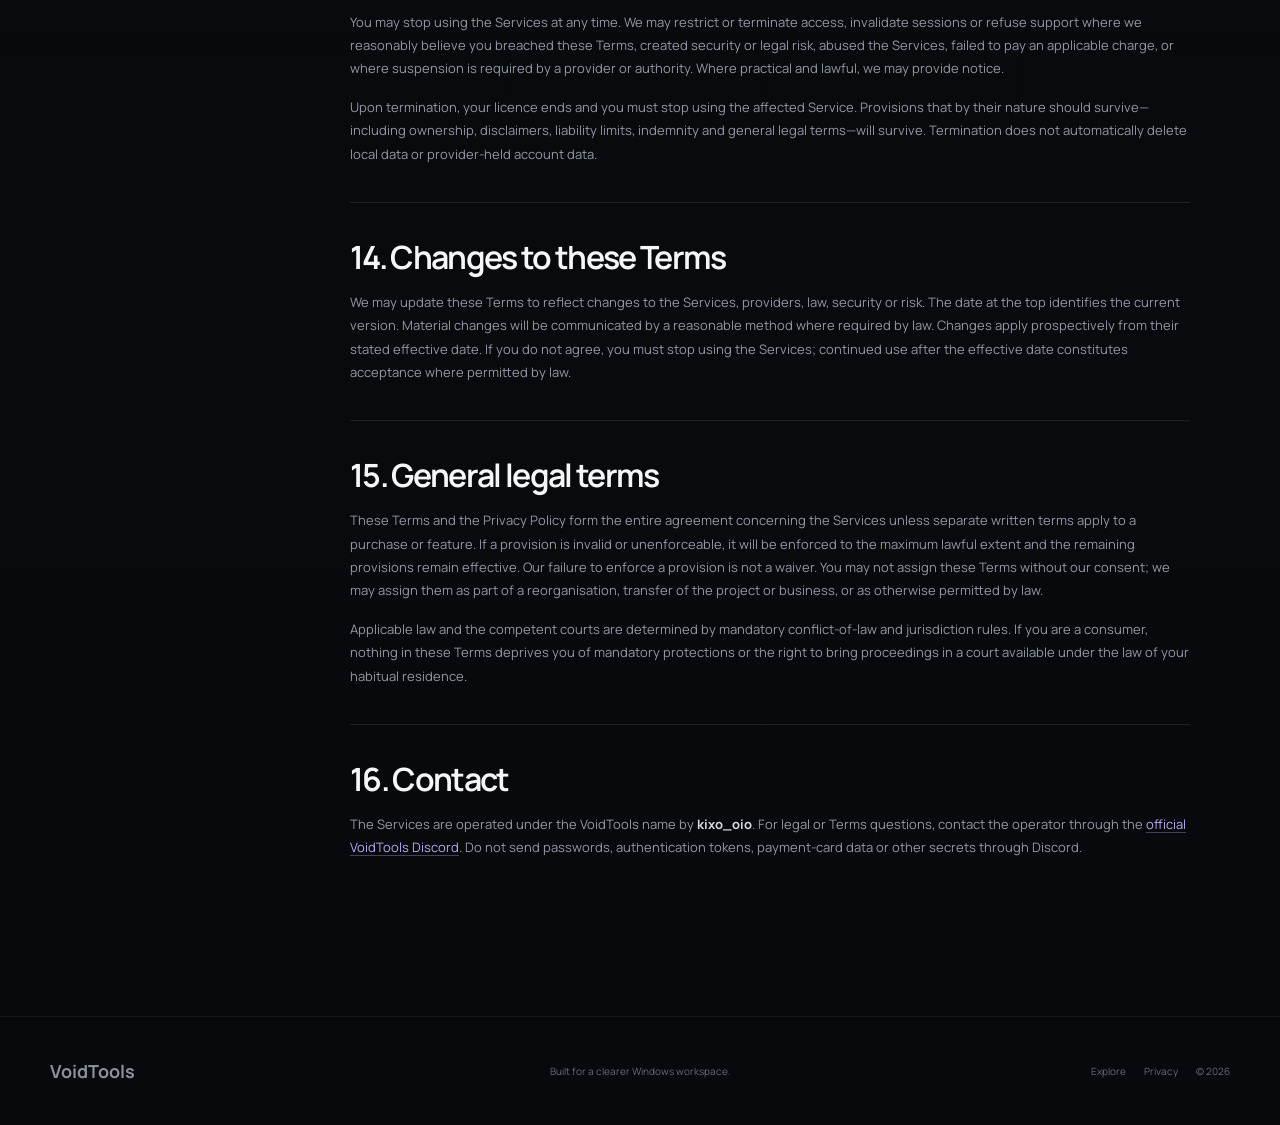
<file: terms.html>
<!doctype html>
<html lang="en">
<head>
  <meta charset="UTF-8" />
  <meta name="robots" content="noindex" />
  <link rel="canonical" href="https://voidtools.software/terms/" />
  <meta http-equiv="refresh" content="0; url=terms/" />
  <title>Opening Terms — VoidTools</title>
</head>
<body>
  <p><a href="terms/">Continue to Terms of Service</a></p>
</body>
</html>
</file>
<file: styles.css>
:root {
  color-scheme: dark;
  --background: #090a0d;
  --surface: rgba(15, 17, 22, .82);
  --surface-solid: #101217;
  --text: #f4f6f8;
  --muted: #969ca8;
  --dim: #686e79;
  --line: rgba(255, 255, 255, .095);
  --line-soft: rgba(255, 255, 255, .055);
  --accent: #9f8cff;
  --cyan: #39c8ff;
  --green: #57db96;
  --shell: 1180px;
  --radius: 18px;
}

* {
  box-sizing: border-box;
}

html {
  scroll-behavior: smooth;
}

body {
  min-width: 320px;
  margin: 0;
  overflow-x: hidden;
  color: var(--text);
  background: var(--background);
  font-family: Manrope, system-ui, -apple-system, BlinkMacSystemFont, "Segoe UI", sans-serif;
  -webkit-font-smoothing: antialiased;
}

body.menu-open {
  overflow: hidden;
}

a {
  color: inherit;
  text-decoration: none;
}

button,
a {
  -webkit-tap-highlight-color: transparent;
}

.shell {
  width: min(calc(100% - 48px), var(--shell));
  margin-inline: auto;
}

.skip-link {
  position: fixed;
  z-index: 100;
  top: 12px;
  left: 12px;
  padding: 10px 14px;
  transform: translateY(-150%);
  border-radius: 8px;
  color: #0a0b0e;
  background: #fff;
  font-size: 13px;
  font-weight: 800;
}

.skip-link:focus {
  transform: none;
}

.dot-field {
  position: fixed;
  z-index: -3;
  inset: 0;
  width: 100%;
  height: 100%;
  pointer-events: none;
}

.page-glow {
  position: fixed;
  z-index: -2;
  inset: 0;
  background:
    radial-gradient(circle at 50% 7%, rgba(88, 59, 154, .14), transparent 31%),
    linear-gradient(to bottom, transparent 62%, rgba(9, 10, 13, .96) 92%);
  pointer-events: none;
}

.site-header {
  --nav-p: 0;
  --nav-shrink: 1;
  position: fixed;
  z-index: 50;
  top: 0;
  right: 0;
  left: 0;
  padding-top: 10px;
  pointer-events: none;
}

.site-header.is-menu-open {
  background: rgba(9, 10, 13, .88);
  -webkit-backdrop-filter: blur(18px);
  backdrop-filter: blur(18px);
}

.navigation {
  --nav-inset: calc(48px + 40px * var(--nav-p) * var(--nav-shrink));
  --nav-max: calc(1280px - 300px * var(--nav-p) * var(--nav-shrink));
  position: relative;
  display: flex;
  width: min(calc(100% - var(--nav-inset)), var(--nav-max));
  height: 54px;
  align-items: center;
  justify-content: space-between;
  gap: 32px;
  padding-inline: calc(6px + 16px * var(--nav-p) * var(--nav-shrink));
  border: 1px solid rgba(255, 255, 255, calc(.2 * var(--nav-p)));
  border-radius: 999px;
  background: rgba(18, 20, 26, calc(.52 * var(--nav-p)));
  box-shadow:
    0 14px 36px rgba(0, 0, 0, calc(.24 * var(--nav-p))),
    inset 0 1px rgba(255, 255, 255, calc(.2 * var(--nav-p))),
    inset 0 -1px rgba(255, 255, 255, calc(.04 * var(--nav-p)));
  -webkit-backdrop-filter: blur(calc(20px * var(--nav-p))) saturate(calc(1 + .65 * var(--nav-p)));
  backdrop-filter: blur(calc(20px * var(--nav-p))) saturate(calc(1 + .65 * var(--nav-p)));
  pointer-events: auto;
}

.brand {
  position: relative;
  z-index: 52;
  display: inline-flex;
  width: max-content;
  align-items: center;
  color: #f7f8fa;
  font-size: 18px;
  font-weight: 700;
  letter-spacing: 0;
}

.nav-actions {
  display: flex;
  align-items: center;
}

.nav-links {
  display: flex;
  align-items: center;
  gap: 28px;
  color: #a7abb3;
  font-size: 13px;
  font-weight: 500;
}

.nav-links a,
.footer-links a,
.thanks-footer a {
  position: relative;
  transition: color .2s ease;
}

.nav-links a:not(.nav-download)::after,
.footer-links a::after,
.thanks-footer a::after {
  position: absolute;
  right: 0;
  bottom: -6px;
  left: 0;
  height: 1px;
  content: "";
  transform: scaleX(0);
  transform-origin: left center;
  background: currentColor;
  transition: transform .34s cubic-bezier(.22, 1, .36, 1);
}

.nav-links a:not(.nav-download):hover::after,
.footer-links a:hover::after,
.thanks-footer a:hover::after {
  transform: scaleX(1);
  transform-origin: left center;
}

.nav-links a:hover,
.footer-links a:hover {
  color: var(--text);
}

.nav-download {
  display: inline-flex;
  min-height: 36px;
  align-items: center;
  gap: 10px;
  margin-left: 4px;
  padding: 0 15px;
  border: 1px solid rgba(255, 255, 255, .14);
  border-radius: 7px;
  color: #f7f8fa;
  background: rgba(255, 255, 255, .06);
  font-size: 12px;
  font-weight: 600;
  transition: border-color .2s ease, background .2s ease, transform .2s ease;
}

.nav-download:hover {
  transform: translateY(-1px);
  border-color: rgba(255, 255, 255, .2);
  background: rgba(255, 255, 255, .065);
}

.nav-toggle {
  position: relative;
  z-index: 52;
  display: none;
  width: 40px;
  height: 40px;
  padding: 0;
  border: 0;
  color: #fff;
  background: transparent;
  cursor: pointer;
}

.nav-toggle span {
  position: absolute;
  left: 10px;
  width: 20px;
  height: 1px;
  background: currentColor;
  transition: transform .2s ease, top .2s ease;
}

.nav-toggle span:first-child {
  top: 16px;
}

.nav-toggle span:last-child {
  top: 23px;
}

.nav-toggle[aria-expanded="true"] span:first-child {
  top: 20px;
  transform: rotate(45deg);
}

.nav-toggle[aria-expanded="true"] span:last-child {
  top: 20px;
  transform: rotate(-45deg);
}

.hero {
  position: relative;
  display: flex;
  min-height: 1040px;
  align-items: center;
  flex-direction: column;
  padding: 176px 0 104px;
}

.hero::before {
  position: absolute;
  z-index: -1;
  top: 86px;
  left: 50%;
  width: min(920px, 94vw);
  height: 620px;
  transform: translateX(-50%);
  content: "";
  border-radius: 50%;
  background: radial-gradient(ellipse, rgba(11, 12, 16, .04) 0%, rgba(9, 10, 13, .42) 48%, transparent 75%);
  pointer-events: none;
}

.hero-copy {
  display: flex;
  max-width: 880px;
  align-items: center;
  flex-direction: column;
  text-align: center;
}

.hero h1 {
  margin: 0;
  font-size: clamp(60px, 8.2vw, 112px);
  font-weight: 650;
  line-height: .87;
  letter-spacing: -.083em;
}

.hero h1 span {
  color: transparent;
  background: linear-gradient(100deg, #f3f4f8 15%, #a5b9d5 47%, #b2a5ec 78%, #f3f4f8);
  background-clip: text;
  -webkit-background-clip: text;
}

.hero-copy > p {
  max-width: 610px;
  margin: 34px 0 0;
  color: #a0a5b0;
  font-size: 16px;
  line-height: 1.72;
}

.hero-actions {
  display: flex;
  align-items: center;
  justify-content: center;
  gap: 10px;
  margin-top: 32px;
}

.button {
  display: inline-flex;
  min-height: 49px;
  align-items: center;
  justify-content: center;
  gap: 17px;
  padding: 0 18px;
  border: 1px solid transparent;
  border-radius: 10px;
  font-size: 12px;
  font-weight: 800;
  transition: transform .2s ease, border-color .2s ease, background .2s ease, box-shadow .2s ease;
}

.button:hover {
  transform: translateY(-2px);
}

.button-primary {
  color: #101017;
  background: #f1f2f5;
  box-shadow: 0 14px 42px rgba(0, 0, 0, .28), 0 0 0 1px rgba(255, 255, 255, .2) inset;
}

.button-primary:hover {
  background: #fff;
  box-shadow: 0 18px 48px rgba(0, 0, 0, .38), 0 0 30px rgba(159, 140, 255, .12);
}

.button-quiet {
  color: #c4c8d0;
  border-color: var(--line);
  background: rgba(15, 17, 22, .56);
  backdrop-filter: blur(12px);
}

.button-quiet:hover {
  border-color: rgba(255, 255, 255, .2);
  background: rgba(27, 29, 36, .7);
}

.button-icon {
  font-size: 16px;
}

.hero-meta {
  display: flex;
  align-items: center;
  gap: 11px;
  margin-top: 23px;
  color: #6f7580;
  font-family: "DM Mono", monospace;
  font-size: 9px;
  letter-spacing: .035em;
  text-transform: uppercase;
}

.meta-divider {
  width: 2px;
  height: 2px;
  border-radius: 50%;
  background: #464b55;
}

.product-frame {
  position: relative;
  width: min(100%, 1080px);
  margin-top: 86px;
  overflow: hidden;
  border: 1px solid rgba(255, 255, 255, .14);
  border-radius: var(--radius);
  background: rgba(14, 16, 21, .82);
  box-shadow:
    0 50px 110px rgba(0, 0, 0, .5),
    0 -12px 70px rgba(122, 89, 205, .11),
    inset 0 1px rgba(255, 255, 255, .08);
  backdrop-filter: blur(16px);
}

.product-frame::before {
  position: absolute;
  z-index: -1;
  top: -80px;
  left: 15%;
  width: 70%;
  height: 130px;
  content: "";
  background: radial-gradient(ellipse, rgba(113, 78, 211, .32), transparent 68%);
  filter: blur(24px);
}

.product-bar {
  display: flex;
  height: 42px;
  align-items: center;
  padding: 0 15px;
  border-bottom: 1px solid var(--line-soft);
}

.window-controls {
  display: flex;
  gap: 5px;
}

.window-controls > * {
  display: block;
  flex: 0 0 auto;
  width: 6px;
  height: 6px;
  margin: 0;
  padding: 0;
  appearance: none;
  border: 0;
  border-radius: 50%;
  background: #30343c;
}

.product-screen {
  position: relative;
  aspect-ratio: 1586 / 992;
  overflow: hidden;
  background: #0d0f14 url("voidtools-dashboard.png") center top / cover no-repeat;
}

.product-screen img {
  position: relative;
  z-index: 2;
  display: block;
  width: 100%;
  height: auto;
  opacity: .92;
}

.screen-fallback {
  position: absolute;
  z-index: 1;
  inset: 0;
  display: grid;
  grid-template-columns: 17% 1fr;
  background: #0e1015;
}

.fallback-sidebar {
  border-right: 1px solid var(--line-soft);
  background: #11131a;
}

.fallback-content {
  display: grid;
  grid-template-columns: repeat(3, 1fr);
  gap: 18px;
  padding: 14%;
}

.fallback-content i {
  border: 1px solid var(--line-soft);
  border-radius: 12px;
  background: linear-gradient(145deg, rgba(159, 140, 255, .08), transparent);
}

.section-panel {
  position: relative;
  border-block: 1px solid var(--line-soft);
  background: rgba(9, 10, 13, .79);
  backdrop-filter: blur(10px);
}

.workspace-section {
  padding: 142px 0 132px;
}

.section-heading {
  display: grid;
  grid-template-columns: 1.45fr .55fr;
  align-items: end;
  gap: 80px;
}

.section-index {
  display: block;
  margin-bottom: 25px;
  color: #777e8a;
  font-family: "DM Mono", monospace;
  font-size: 9px;
  font-weight: 500;
  letter-spacing: .12em;
  text-transform: uppercase;
}

.section-heading h2 {
  margin: 0;
  font-size: clamp(43px, 5.2vw, 70px);
  font-weight: 600;
  line-height: .98;
  letter-spacing: -.068em;
}

.section-heading > p {
  max-width: 360px;
  margin: 0 0 3px;
  color: var(--muted);
  font-size: 13px;
  line-height: 1.75;
}

.feature-list {
  display: grid;
  grid-template-columns: repeat(3, 1fr);
  gap: 0;
  margin-top: 90px;
  border-block: 1px solid var(--line);
}

.feature {
  position: relative;
  min-height: 286px;
  padding: 27px 30px 31px;
}

.feature + .feature {
  border-left: 1px solid var(--line);
}

.feature-number {
  color: #595f6a;
  font-family: "DM Mono", monospace;
  font-size: 9px;
}

.feature-icon {
  position: relative;
  display: flex;
  width: 42px;
  height: 42px;
  align-items: center;
  justify-content: center;
  gap: 3px;
  margin-top: 48px;
  border: 1px solid var(--line);
  border-radius: 12px;
  background: rgba(255, 255, 255, .025);
}

.feature-icon i {
  width: 3px;
  height: 14px;
  border-radius: 3px;
  background: #8d94a0;
}

.feature-icon i:nth-child(2) { height: 22px; background: var(--accent); }
.feature-icon i:nth-child(3) { height: 9px; }

.feature-icon-signal {
  align-items: end;
  padding-bottom: 10px;
}

.feature-icon-signal i:nth-child(1) { height: 7px; }
.feature-icon-signal i:nth-child(2) { height: 13px; background: var(--green); }
.feature-icon-signal i:nth-child(3) { height: 20px; }

.feature-icon-code i {
  width: 5px;
  height: 5px;
  transform: rotate(45deg);
  border-radius: 1px;
}

.feature-icon-code i:nth-child(2) {
  width: 2px;
  height: 21px;
  transform: rotate(20deg);
  background: var(--cyan);
}

.feature h3 {
  margin: 25px 0 10px;
  font-size: 16px;
  letter-spacing: -.035em;
}

.feature p {
  max-width: 278px;
  margin: 0;
  color: var(--muted);
  font-size: 12px;
  line-height: 1.72;
}

.releases-section {
  padding-block: 142px;
}

.release-window {
  overflow: hidden;
  margin-top: 76px;
  border: 1px solid rgba(255, 255, 255, .12);
  border-radius: 18px;
  background: rgba(12, 14, 18, .76);
  box-shadow:
    inset 0 1px rgba(255, 255, 255, .06),
    0 34px 90px rgba(0, 0, 0, .24);
  backdrop-filter: blur(15px);
}

.release-window-bar {
  display: flex;
  height: 43px;
  align-items: center;
  padding: 0 15px;
  border-bottom: 1px solid var(--line-soft);
}

.release-window .window-controls,
.product-frame .window-controls {
  gap: 7px;
}

.release-window .window-controls > *,
.product-frame .window-controls > * {
  width: 10px;
  height: 10px;
  border-radius: 50%;
  border: 1px solid rgba(0, 0, 0, .18);
  box-shadow: inset 0 1px rgba(255, 255, 255, .22);
}

.release-window .window-controls > :nth-child(1),
.product-frame .window-controls > :nth-child(1) { background: #ff5f57; }
.release-window .window-controls > :nth-child(2),
.product-frame .window-controls > :nth-child(2) { background: #febc2e; }
.release-window .window-controls > :nth-child(3),
.product-frame .window-controls > :nth-child(3) { background: #28c840; }

.release-list {
  height: 430px;
  overflow-x: hidden;
  overflow-y: auto;
  padding-inline: 22px;
  outline: none;
  scrollbar-color: rgba(159, 140, 255, .32) transparent;
  scrollbar-width: thin;
}

.release-list::-webkit-scrollbar {
  width: 8px;
}

.release-list::-webkit-scrollbar-track {
  background: transparent;
}

.release-list::-webkit-scrollbar-thumb {
  border: 3px solid transparent;
  border-radius: 999px;
  background: rgba(159, 140, 255, .35);
  background-clip: padding-box;
}

.release-list:focus-visible {
  box-shadow: inset 0 0 0 1px rgba(159, 140, 255, .45);
}

.release-row {
  display: grid;
  min-height: 100px;
  grid-template-columns: 220px 180px 1fr;
  align-items: center;
  gap: 28px;
  border-bottom: 1px solid var(--line);
  color: var(--muted);
}

.release-version {
  display: flex;
  align-items: center;
  gap: 12px;
}

.release-version span {
  padding: 4px 7px;
  border: 1px solid rgba(87, 219, 150, .22);
  border-radius: 999px;
  color: var(--green);
  background: rgba(87, 219, 150, .06);
  font-family: "DM Mono", monospace;
  font-size: 7px;
  letter-spacing: .1em;
  text-transform: uppercase;
}

.release-version strong {
  color: var(--text);
  font-size: 17px;
  letter-spacing: -.04em;
}

.release-row time {
  color: #747a86;
  font-family: "DM Mono", monospace;
  font-size: 9px;
  letter-spacing: .04em;
  text-transform: uppercase;
}

.release-row p {
  margin: 0;
  font-size: 12px;
  line-height: 1.6;
}

.discover-section {
  position: relative;
  border-top: 1px solid var(--line-soft);
  padding-block: 108px;
}

.discover-inner {
  position: relative;
}

.discover-window {
  position: relative;
  isolation: isolate;
  display: grid;
  min-height: 430px;
  align-items: center;
  grid-template-columns: 1.2fr .8fr;
  gap: 90px;
  overflow: hidden;
  padding: 70px;
  border: 1px solid rgba(255, 255, 255, .2);
  border-radius: 26px;
  background: rgba(10, 12, 16, .88);
  box-shadow:
    inset 0 1px rgba(255, 255, 255, .08),
    inset 0 -1px rgba(255, 255, 255, .025),
    inset 0 0 26px rgba(255, 255, 255, .012),
    0 28px 70px rgba(0, 0, 0, .2);
  -webkit-backdrop-filter: blur(7px) saturate(190%);
  backdrop-filter: blur(7px) saturate(190%);
}

.discover-heading h2 {
  margin: 28px 0 0;
  font-size: clamp(54px, 5.8vw, 82px);
  font-weight: 500;
  line-height: .9;
  letter-spacing: -.072em;
}

.discover-heading h2 span {
  color: transparent;
  background: linear-gradient(100deg, #f1f2f7 12%, #b5a7ff 52%, #53cff7 95%);
  -webkit-background-clip: text;
  background-clip: text;
}

.discover-side {
  display: grid;
  max-width: 410px;
  justify-self: end;
  gap: 24px;
}

.discover-side p {
  margin: 0;
  color: var(--muted);
  font-size: 14px;
  line-height: 1.8;
}

.discover-features {
  display: grid;
  gap: 0;
  margin: 0;
  padding: 0;
  list-style: none;
  border-top: 1px solid var(--line-soft);
}

.discover-features li {
  display: grid;
  grid-template-columns: minmax(145px, .8fr) 1fr;
  gap: 18px;
  padding: 15px 0;
  border-bottom: 1px solid var(--line-soft);
}

.discover-features strong {
  color: var(--text);
  font-size: 12px;
  font-weight: 700;
}

.discover-features span {
  color: #8e949f;
  font-size: 11px;
  line-height: 1.55;
}

.discover-link {
  display: inline-flex;
  width: fit-content;
  align-items: center;
  gap: 12px;
  color: #d8dbe2;
  font-size: 12px;
  font-weight: 800;
  transition: color .2s ease, gap .2s ease;
}

.discover-link:hover {
  gap: 16px;
  color: #fff;
}

.faq-section {
  padding-block: 128px 96px;
}

.faq-layout {
  display: grid;
  grid-template-columns: .78fr 1.22fr;
  gap: 100px;
}

.faq-heading {
  align-self: start;
}

.faq-heading h2 {
  margin: 28px 0 0;
  font-size: clamp(48px, 5.4vw, 72px);
  font-weight: 550;
  line-height: .94;
  letter-spacing: -.068em;
}

.faq-heading h2 span {
  color: #8d929d;
}

.faq-heading p {
  max-width: 360px;
  margin: 28px 0 0;
  color: var(--muted);
  font-size: 13px;
  line-height: 1.75;
}

.faq-list {
  border-top: 1px solid var(--line);
}

.faq-list details {
  border-bottom: 1px solid var(--line);
}

.faq-list summary {
  display: flex;
  min-height: 82px;
  align-items: center;
  justify-content: space-between;
  gap: 24px;
  padding: 20px 0;
  cursor: pointer;
  color: #dfe2e8;
  font-size: 14px;
  font-weight: 650;
  list-style: none;
}

.faq-list summary::-webkit-details-marker {
  display: none;
}

.faq-list summary span:last-child {
  color: #777e89;
  font-family: "DM Mono", monospace;
  font-size: 16px;
  transition: color .2s ease, transform .2s ease;
}

.faq-list details[open] summary span:last-child {
  transform: rotate(45deg);
  color: var(--accent);
}

.faq-list details p {
  max-width: 640px;
  margin: -4px 48px 25px 0;
  color: var(--muted);
  font-size: 12px;
  line-height: 1.75;
}

.mobile-cta {
  display: none;
}

.thanks-page {
  min-height: 100vh;
  color: #e8eaed;
  background: #0c0d10;
}

.thanks-shell {
  display: grid;
  min-height: 100vh;
  min-height: 100svh;
  align-items: center;
  padding-block: 132px 76px;
}

.thanks-message {
  width: min(100%, 760px);
  margin-inline: auto;
}

.thanks-mark {
  display: none;
}

.thanks-message h1 {
  max-width: 720px;
  margin: 30px 0 0;
  color: #f5f6f8;
  font-size: clamp(48px, 5.5vw, 72px);
  font-weight: 520;
  line-height: 1.04;
  letter-spacing: 0;
}

.thanks-copy {
  margin: 26px 0 0;
  color: #9297a0;
  font-size: 15px;
  line-height: 1.7;
}

.thanks-retry {
  display: inline-flex;
  min-height: 48px;
  align-items: center;
  gap: 14px;
  margin-top: 38px;
  padding: 0 19px;
  border: 1px solid #f0f1f3;
  border-radius: 7px;
  color: #101115;
  background: #f0f1f3;
  font-size: 12px;
  font-weight: 700;
  transition: background-color .2s ease, transform .2s ease;
}

.thanks-retry:hover {
  transform: translateY(-2px);
  background: #fff;
}

.site-footer {
  border-top: 1px solid var(--line-soft);
  background: rgba(9, 10, 13, .86);
}

.nav-links a[aria-current="page"] {
  color: var(--text);
}

.explore-page {
  overflow: hidden;
  padding-top: 76px;
}

.explore-hero {
  display: flex;
  min-height: 740px;
  align-items: center;
  flex-direction: column;
  justify-content: center;
  padding-block: 100px 74px;
}

.explore-hero-copy {
  display: flex;
  max-width: 900px;
  align-items: center;
  flex-direction: column;
  text-align: center;
}

.explore-hero-copy h1 {
  margin: 0;
  font-size: clamp(62px, 8vw, 108px);
  font-weight: 650;
  line-height: .88;
  letter-spacing: -.082em;
}

.explore-hero-copy h1 span,
.explore-end h2 span {
  color: transparent;
  background: linear-gradient(100deg, #e9edf3, #7dcfe3 46%, #aea0ec 76%, #f1f3f6);
  background-clip: text;
  -webkit-background-clip: text;
}

.explore-hero-copy > p {
  max-width: 620px;
  margin: 32px 0 0;
  color: var(--muted);
  font-size: 16px;
  line-height: 1.75;
}

.explore-stats {
  position: relative;
  isolation: isolate;
  display: grid;
  width: min(100%, 850px);
  grid-template-columns: repeat(3, 1fr);
  margin-top: 82px;
  overflow: hidden;
  padding: 8px;
  border: 1px solid rgba(255, 255, 255, .2);
  border-radius: 26px;
  background: rgba(10, 12, 16, .12);
  box-shadow:
    inset 0 1px rgba(255, 255, 255, .08),
    inset 0 -1px rgba(255, 255, 255, .025),
    inset 0 0 26px rgba(255, 255, 255, .012),
    0 28px 70px rgba(0, 0, 0, .2);
  -webkit-backdrop-filter: blur(7px) saturate(190%);
  backdrop-filter: blur(7px) saturate(190%);
}

.explore-stats div {
  position: relative;
  z-index: 1;
  display: flex;
  min-height: 102px;
  align-items: center;
  justify-content: center;
  flex-direction: column;
  gap: 6px;
  border-radius: 18px;
  text-shadow: 0 1px 12px rgba(0, 0, 0, .32);
}

.explore-stats div + div::before {
  position: absolute;
  top: 20%;
  bottom: 20%;
  left: -1px;
  width: 1px;
  content: "";
  background: linear-gradient(to bottom, transparent, rgba(255, 255, 255, .15), transparent);
}

.explore-stats strong {
  color: #f3f5f8;
  font-size: 14px;
  letter-spacing: -.025em;
}

.explore-stats span {
  color: #858c98;
  font-family: "DM Mono", monospace;
  font-size: 8px;
  letter-spacing: .07em;
  text-transform: uppercase;
}

.explore-feature {
  display: grid;
  grid-template-columns: 1.08fr .92fr;
  overflow: hidden;
  margin-bottom: 142px;
  border: 1px solid rgba(255, 255, 255, .11);
  border-radius: 24px;
  background:
    radial-gradient(circle at 4% 0, rgba(159, 140, 255, .1), transparent 35%),
    rgba(15, 17, 22, .82);
  box-shadow: inset 0 1px rgba(255, 255, 255, .06), 0 32px 90px rgba(0, 0, 0, .22);
  backdrop-filter: blur(14px);
}

.workflow-copy {
  padding: 70px 68px;
}

.workflow-copy h2 {
  margin: 0;
  font-size: clamp(42px, 5vw, 66px);
  font-weight: 600;
  line-height: .98;
  letter-spacing: -.065em;
}

.workflow-copy > p {
  max-width: 510px;
  margin: 26px 0 0;
  color: var(--muted);
  font-size: 13px;
  line-height: 1.78;
}

.workflow-steps {
  display: grid;
  border-left: 1px solid var(--line);
}

.workflow-steps article {
  display: grid;
  grid-template-columns: 36px 1fr;
  align-items: center;
  gap: 18px;
  padding: 30px 34px;
}

.workflow-steps article + article {
  border-top: 1px solid var(--line);
}

.workflow-steps article > span {
  color: var(--accent);
  font-family: "DM Mono", monospace;
  font-size: 9px;
}

.workflow-steps strong {
  font-size: 13px;
}

.workflow-steps p {
  margin: 7px 0 0;
  color: var(--muted);
  font-size: 11px;
  line-height: 1.55;
}

.toolkit-section {
  padding-block: 142px;
}

.tool-clusters {
  display: grid;
  gap: 16px;
  margin-top: 78px;
}

.tool-cluster {
  display: grid;
  grid-template-columns: 260px 1fr;
  overflow: hidden;
  border: 1px solid var(--line);
  border-radius: 18px;
  background: rgba(14, 16, 21, .76);
  transition: transform .25s ease, border-color .25s ease;
}

.tool-cluster:hover {
  transform: translateY(-2px);
  border-color: rgba(159, 140, 255, .24);
}

.tool-cluster > header {
  display: flex;
  gap: 20px;
  padding: 29px;
  border-right: 1px solid var(--line);
  background: linear-gradient(145deg, rgba(159, 140, 255, .06), transparent);
}

.tool-cluster > header > span {
  color: var(--accent);
  font-family: "DM Mono", monospace;
  font-size: 9px;
}

.tool-cluster header small {
  display: block;
  margin-bottom: 10px;
  color: #686e79;
  font-family: "DM Mono", monospace;
  font-size: 8px;
  letter-spacing: .09em;
  text-transform: uppercase;
}

.tool-cluster h3 {
  margin: 0;
  font-size: 16px;
  line-height: 1.35;
  letter-spacing: -.035em;
}

.tool-items {
  display: grid;
  grid-template-columns: repeat(3, minmax(0, 1fr));
}

.tool-items-two {
  grid-template-columns: repeat(2, minmax(0, 1fr));
}

.tool-items article {
  position: relative;
  min-height: 190px;
  padding: 29px 25px 45px;
}

.tool-items article + article {
  border-left: 1px solid var(--line);
}

.tool-items strong {
  font-size: 13px;
}

.tool-items p {
  margin: 12px 0 0;
  color: var(--muted);
  font-size: 11px;
  line-height: 1.65;
}

.tool-items small {
  position: absolute;
  right: 22px;
  bottom: 18px;
  color: #5d636e;
  font-family: "DM Mono", monospace;
  font-size: 8px;
  letter-spacing: .09em;
  text-transform: uppercase;
}

.toolkit-more {
  display: flex;
  align-items: center;
  justify-content: center;
  gap: 8px;
  margin: 34px 0 0;
  color: var(--muted);
  font-size: 12px;
  font-weight: 700;
}

.toolkit-more span {
  color: var(--accent);
}

.explore-end {
  display: flex;
  min-height: 550px;
  align-items: center;
  flex-direction: column;
  justify-content: center;
  text-align: center;
}

.explore-end h2 {
  margin: 0 0 36px;
  font-size: clamp(42px, 5.5vw, 72px);
  font-weight: 600;
  line-height: 1;
  letter-spacing: -.068em;
}

.legal-page {
  padding: 76px 0 120px;
  background: linear-gradient(to bottom, transparent 0, rgba(9, 10, 13, .72) 760px, rgba(9, 10, 13, .92) 100%);
}

.legal-hero {
  position: relative;
  min-height: 590px;
  padding: 148px 0 95px 300px;
}

.legal-back {
  position: absolute;
  top: 48px;
  left: 0;
  display: inline-flex;
  align-items: center;
  gap: 10px;
  color: #747a86;
  font-size: 11px;
  font-weight: 700;
  transition: color .2s ease, transform .2s ease;
}

.legal-back:hover {
  transform: translateX(-3px);
  color: var(--text);
}

.legal-hero h1 {
  margin: 0;
  font-size: clamp(62px, 7.5vw, 98px);
  font-weight: 650;
  line-height: .88;
  letter-spacing: -.08em;
}

.legal-hero h1 span {
  color: transparent;
  background: linear-gradient(100deg, #eef0f4, #a7b8cf 48%, #ad9eea);
  background-clip: text;
  -webkit-background-clip: text;
}

.legal-hero > p {
  max-width: 640px;
  margin: 31px 0 0;
  color: var(--muted);
  font-size: 14px;
  line-height: 1.75;
}

.legal-layout {
  display: grid;
  grid-template-columns: 220px minmax(0, 1fr);
  align-items: start;
  gap: 80px;
}

.legal-toc {
  position: sticky;
  top: 28px;
  padding: 22px;
  border: 1px solid var(--line);
  border-radius: 14px;
  background: rgba(14, 16, 21, .82);
  box-shadow: inset 0 1px rgba(255, 255, 255, .04), 0 18px 60px rgba(0, 0, 0, .18);
  backdrop-filter: blur(16px);
}

.legal-toc > p {
  margin: 0 0 17px;
  color: var(--text);
  font-size: 11px;
  font-weight: 800;
}

.legal-toc ol {
  display: grid;
  gap: 9px;
  margin: 0;
  padding: 0;
  list-style: none;
  counter-reset: legal-toc;
}

.legal-toc li {
  counter-increment: legal-toc;
}

.legal-toc a {
  display: grid;
  grid-template-columns: 22px 1fr;
  gap: 5px;
  color: #696f7b;
  font-size: 10px;
  line-height: 1.4;
  transition: color .2s ease;
}

.legal-toc a::before {
  color: #4f5560;
  content: counter(legal-toc, decimal-leading-zero);
  font-family: "DM Mono", monospace;
  font-size: 8px;
}

.legal-toc a:hover {
  color: var(--text);
}

.legal-content {
  width: 100%;
  max-width: 840px;
}

.legal-content section {
  padding: 36px 0;
  border-top: 1px solid var(--line);
}

.legal-content section[id] {
  scroll-margin-top: 28px;
}

.legal-content h2 {
  margin: 0;
  font-size: clamp(24px, 3vw, 32px);
  font-weight: 650;
  line-height: 1.15;
  letter-spacing: -.052em;
}

.legal-content p,
.legal-content li {
  color: #9298a4;
  font-size: 13px;
  line-height: 1.8;
}

.legal-content p {
  margin: 15px 0 0;
}

.legal-content ul {
  margin: 15px 0 0;
  padding-left: 20px;
}

.legal-content li + li {
  margin-top: 8px;
}

.legal-content strong {
  color: #d8dbe1;
}

.legal-content a {
  color: #b6a9ef;
  text-decoration: underline;
  text-decoration-color: rgba(182, 169, 239, .35);
  text-underline-offset: 3px;
}

.legal-notice {
  margin-bottom: 12px;
  padding: 29px 31px !important;
  border: 1px solid rgba(159, 140, 255, .2) !important;
  border-radius: 16px;
  background:
    radial-gradient(circle at 100% 0, rgba(57, 200, 255, .05), transparent 38%),
    rgba(159, 140, 255, .055);
  box-shadow: inset 0 1px rgba(255, 255, 255, .045);
}

.legal-notice > strong {
  display: block;
  font-size: 14px;
}

.legal-notice p {
  margin-top: 12px;
}

.legal-notice ul {
  margin-top: 14px;
}

.error-page {
  overflow: hidden;
}

.error-shell {
  display: grid;
  min-height: 100vh;
  min-height: 100svh;
  align-content: center;
  justify-items: center;
  padding-block: 70px;
  text-align: center;
}

.error-code {
  margin: 0;
  color: transparent;
  background: linear-gradient(110deg, #f4f6f8 15%, #a99aff 52%, #44c9f8 88%);
  -webkit-background-clip: text;
  background-clip: text;
  font-size: clamp(100px, 20vw, 210px);
  font-weight: 600;
  line-height: .78;
  letter-spacing: -.1em;
}

.error-shell h1 {
  max-width: 720px;
  margin: 48px 0 0;
  font-size: clamp(38px, 5vw, 68px);
  font-weight: 500;
  line-height: .95;
  letter-spacing: -.065em;
}

.error-shell > p:not(.error-code) {
  max-width: 520px;
  margin: 26px 0 0;
  color: var(--muted);
  font-size: 14px;
  line-height: 1.75;
}

.error-actions {
  display: flex;
  align-items: center;
  gap: 13px;
  margin-top: 36px;
}

.error-actions .button {
  min-width: 180px;
}

.footer-inner {
  display: grid;
  min-height: 108px;
  grid-template-columns: 1fr auto 1fr;
  align-items: center;
  gap: 28px;
  color: #666c77;
  font-size: 10px;
}

.brand-muted {
  color: #8b919c;
}

.footer-inner p {
  margin: 0;
}

.footer-links {
  display: flex;
  align-items: center;
  justify-self: end;
  gap: 18px;
}

.reveal {
  opacity: 0;
  transform: translateY(22px);
  transition: opacity .75s ease, transform .75s cubic-bezier(.2, .75, .2, 1);
}

.reveal.is-visible {
  opacity: 1;
  transform: none;
}

@media (max-width: 900px) {
  .site-header {
    --nav-shrink: 0;
  }

  .navigation {
    width: min(calc(100% - 48px), 1280px);
    padding-inline: 4px;
  }

  .nav-links {
    position: fixed;
    z-index: 51;
    inset: 62px 0 0;
    display: grid;
    align-content: start;
    gap: 0;
    padding: 10px 24px 32px;
    overflow-y: auto;
    visibility: hidden;
    opacity: 0;
    background: #0c0d10;
    transform: translateY(-12px);
    transition: opacity .2s ease, transform .2s ease, visibility .2s ease;
    pointer-events: none;
  }

  .site-header.is-menu-open .nav-links {
    visibility: visible;
    opacity: 1;
    transform: none;
    pointer-events: auto;
  }

  .nav-links a {
    display: flex;
    min-height: 68px;
    align-items: center;
    justify-content: space-between;
    border-bottom: 1px solid rgba(255, 255, 255, .1);
    color: #e7e9ec;
    font-size: 20px;
    font-weight: 500;
  }

  .nav-links .nav-download {
    width: 100%;
    min-height: 52px;
    justify-content: center;
    margin: 24px 0 0;
    border-color: rgba(255, 255, 255, .15);
    border-radius: 7px;
    font-size: 14px;
  }

  .nav-toggle {
    display: block;
  }

  .thanks-shell {
    grid-template-columns: 1fr;
    gap: 70px;
  }

  .install-guide {
    padding: 50px 0 0;
    border-top: 1px solid rgba(255, 255, 255, .1);
    border-left: 0;
  }

  .hero {
    min-height: 940px;
    padding-top: 155px;
    padding-bottom: 84px;
  }

  .section-heading {
    grid-template-columns: 1fr;
    gap: 25px;
  }

  .section-heading > p {
    max-width: 500px;
  }

  .feature-list {
    grid-template-columns: 1fr;
  }

  .feature {
    min-height: 220px;
  }

  .feature + .feature {
    border-top: 1px solid var(--line);
    border-left: 0;
  }

  .feature-icon {
    margin-top: 30px;
  }

  .release-row {
    grid-template-columns: 170px 140px 1fr;
  }

  .discover-window {
    grid-template-columns: 1fr;
    gap: 48px;
    padding: 60px;
  }

  .discover-side {
    max-width: 520px;
    justify-self: start;
  }

  .faq-layout {
    grid-template-columns: 1fr;
    gap: 62px;
  }

  .faq-heading p {
    max-width: 500px;
  }

  .explore-feature {
    grid-template-columns: 1fr;
  }

  .workflow-steps {
    border-top: 1px solid var(--line);
    border-left: 0;
  }

  .tool-cluster {
    grid-template-columns: 1fr;
  }

  .tool-cluster > header {
    border-right: 0;
    border-bottom: 1px solid var(--line);
  }

  .legal-hero {
    padding-left: 0;
  }

  .legal-layout {
    grid-template-columns: 1fr;
    gap: 35px;
  }

  .legal-toc {
    position: static;
  }

  .legal-toc ol {
    grid-template-columns: repeat(2, minmax(0, 1fr));
    column-gap: 20px;
  }

  .legal-content {
    max-width: none;
  }

  .footer-inner {
    grid-template-columns: 1fr auto;
  }

  .footer-inner > p {
    display: none;
  }
}

@media (max-width: 620px) {
  .shell {
    width: min(calc(100% - 30px), var(--shell));
  }

  .navigation,
  .thanks-footer {
    width: min(calc(100% - 30px), var(--shell));
  }

  .hero {
    min-height: 815px;
    padding-top: 126px;
    padding-bottom: 64px;
  }

  .hero h1 {
    font-size: clamp(54px, 17vw, 76px);
    line-height: .91;
  }

  .hero-copy > p {
    max-width: 430px;
    margin-top: 27px;
    font-size: 14px;
  }

  .hero-actions {
    width: 100%;
    max-width: 360px;
    align-items: stretch;
    flex-direction: column;
  }

  .hero-meta {
    gap: 7px;
    font-size: 7px;
  }

  .product-frame {
    width: calc(100% + 15px);
    margin-top: 64px;
    border-radius: 13px;
  }

  .product-bar {
    height: 34px;
  }

  .workspace-section,
  .releases-section {
    padding-block: 94px;
  }

  .section-heading h2 {
    font-size: 45px;
  }

  .feature-list {
    margin-top: 58px;
  }

  .feature {
    min-height: 230px;
    padding-inline: 21px;
  }

  .release-window {
    margin-top: 58px;
  }

  .release-list {
    height: 390px;
    padding-inline: 14px;
  }

  .release-row {
    min-height: 122px;
    grid-template-columns: 1fr auto;
    gap: 10px 20px;
    padding-block: 22px;
  }

  .release-row p {
    grid-column: 1 / -1;
  }

  .discover-section {
    padding-block: 72px;
  }

  .discover-window {
    min-height: 0;
    gap: 42px;
    padding: 45px 25px;
    border-radius: 23px;
  }

  .discover-heading h2 {
    font-size: 52px;
  }

  .discover-side {
    gap: 28px;
  }

  .discover-features li {
    grid-template-columns: 1fr;
    gap: 5px;
  }

  .has-mobile-cta {
    padding-bottom: calc(76px + env(safe-area-inset-bottom));
  }

  .faq-section {
    padding-block: 90px 68px;
  }

  .faq-layout {
    gap: 50px;
  }

  .faq-heading h2 {
    font-size: 47px;
  }

  .faq-list summary {
    min-height: 74px;
    font-size: 13px;
  }

  .faq-list details p {
    margin-right: 28px;
  }

  .mobile-cta {
    position: fixed;
    z-index: 40;
    right: 0;
    bottom: 0;
    left: 0;
    display: flex;
    min-height: calc(68px + env(safe-area-inset-bottom));
    align-items: center;
    justify-content: space-between;
    gap: 16px;
    padding: 9px 15px calc(9px + env(safe-area-inset-bottom));
    border-top: 1px solid rgba(255, 255, 255, .13);
    background: rgba(9, 10, 13, .94);
    box-shadow: 0 -18px 45px rgba(0, 0, 0, .32);
    -webkit-backdrop-filter: blur(18px);
    backdrop-filter: blur(18px);
  }

  .mobile-cta > div {
    display: grid;
    gap: 2px;
  }

  .mobile-cta strong {
    font-size: 12px;
  }

  .mobile-cta > div span {
    color: #747b86;
    font-family: "DM Mono", monospace;
    font-size: 7px;
    letter-spacing: .06em;
    text-transform: uppercase;
  }

  .mobile-cta > a {
    display: inline-flex;
    min-height: 42px;
    align-items: center;
    gap: 14px;
    padding-inline: 16px;
    border-radius: 9px;
    color: #101017;
    background: #f1f2f5;
    font-size: 10px;
    font-weight: 800;
  }

  .thanks-shell {
    min-height: auto;
    gap: 54px;
    padding-block: 112px 58px;
  }

  .download-intro h1 {
    font-size: clamp(48px, 15vw, 70px);
  }

  .download-file {
    flex-direction: column;
    align-items: stretch;
    gap: 16px;
    margin-top: 36px;
  }

  .download-file .button {
    width: 100%;
  }

  .thanks-page {
    padding-bottom: 0;
  }

  .thanks-footer {
    min-height: 90px;
    align-items: flex-start;
    flex-direction: column;
    gap: 10px;
    padding-block: 20px;
  }

  .error-actions {
    width: 100%;
    max-width: 340px;
    align-items: stretch;
    flex-direction: column;
  }

  .error-actions .button {
    width: 100%;
  }

  .explore-page {
    padding-top: 66px;
  }

  .explore-hero {
    min-height: 680px;
    padding-block: 90px 60px;
  }

  .explore-hero-copy h1 {
    font-size: clamp(52px, 16.5vw, 74px);
    line-height: .91;
  }

  .explore-hero-copy > p {
    font-size: 14px;
  }

  .explore-stats {
    grid-template-columns: 1fr;
    margin-top: 60px;
    padding: 7px;
    border-radius: 23px;
  }

  .explore-stats div {
    min-height: 78px;
    border-radius: 17px;
  }

  .explore-stats div + div::before {
    top: -1px;
    right: 14%;
    bottom: auto;
    left: 14%;
    width: auto;
    height: 1px;
    background: linear-gradient(to right, transparent, rgba(255, 255, 255, .15), transparent);
  }

  .explore-feature {
    margin-bottom: 94px;
    border-radius: 18px;
  }

  .workflow-copy {
    padding: 46px 25px;
  }

  .workflow-copy h2 {
    font-size: 44px;
  }

  .workflow-steps article {
    padding: 26px 25px;
  }

  .toolkit-section {
    padding-block: 94px;
  }

  .tool-clusters {
    margin-top: 56px;
  }

  .tool-items,
  .tool-items-two {
    grid-template-columns: 1fr;
  }

  .tool-items article {
    min-height: 170px;
  }

  .tool-items article + article {
    border-top: 1px solid var(--line);
    border-left: 0;
  }

  .explore-end {
    min-height: 460px;
  }

  .explore-end h2 {
    font-size: 43px;
  }

  .legal-page {
    padding-top: 66px;
    padding-bottom: 80px;
  }

  .legal-hero {
    min-height: 530px;
    padding: 115px 0 70px;
  }

  .legal-back {
    top: 30px;
  }

  .legal-hero h1 {
    font-size: clamp(55px, 17vw, 76px);
  }

  .legal-hero > p {
    font-size: 13px;
  }

  .legal-toc {
    padding: 20px;
  }

  .legal-toc ol {
    grid-template-columns: 1fr;
  }

  .legal-content section {
    padding: 31px 0;
  }

  .legal-content p,
  .legal-content li {
    font-size: 12px;
  }

  .legal-notice {
    padding: 24px 21px !important;
  }

  .footer-inner {
    min-height: 132px;
    grid-template-columns: 1fr;
    align-content: center;
    gap: 20px;
  }

  .footer-links {
    justify-self: start;
  }
}

@media (hover: none), (pointer: coarse) {
  .button:hover,
  .nav-download:hover {
    transform: none;
  }
}

@media (prefers-reduced-motion: reduce) {
  html {
    scroll-behavior: auto;
  }

  *,
  *::before,
  *::after {
    animation-duration: .01ms !important;
    animation-iteration-count: 1 !important;
    scroll-behavior: auto !important;
    transition-duration: .01ms !important;
  }

  .reveal {
    opacity: 1;
    transform: none;
  }
}
</file>
